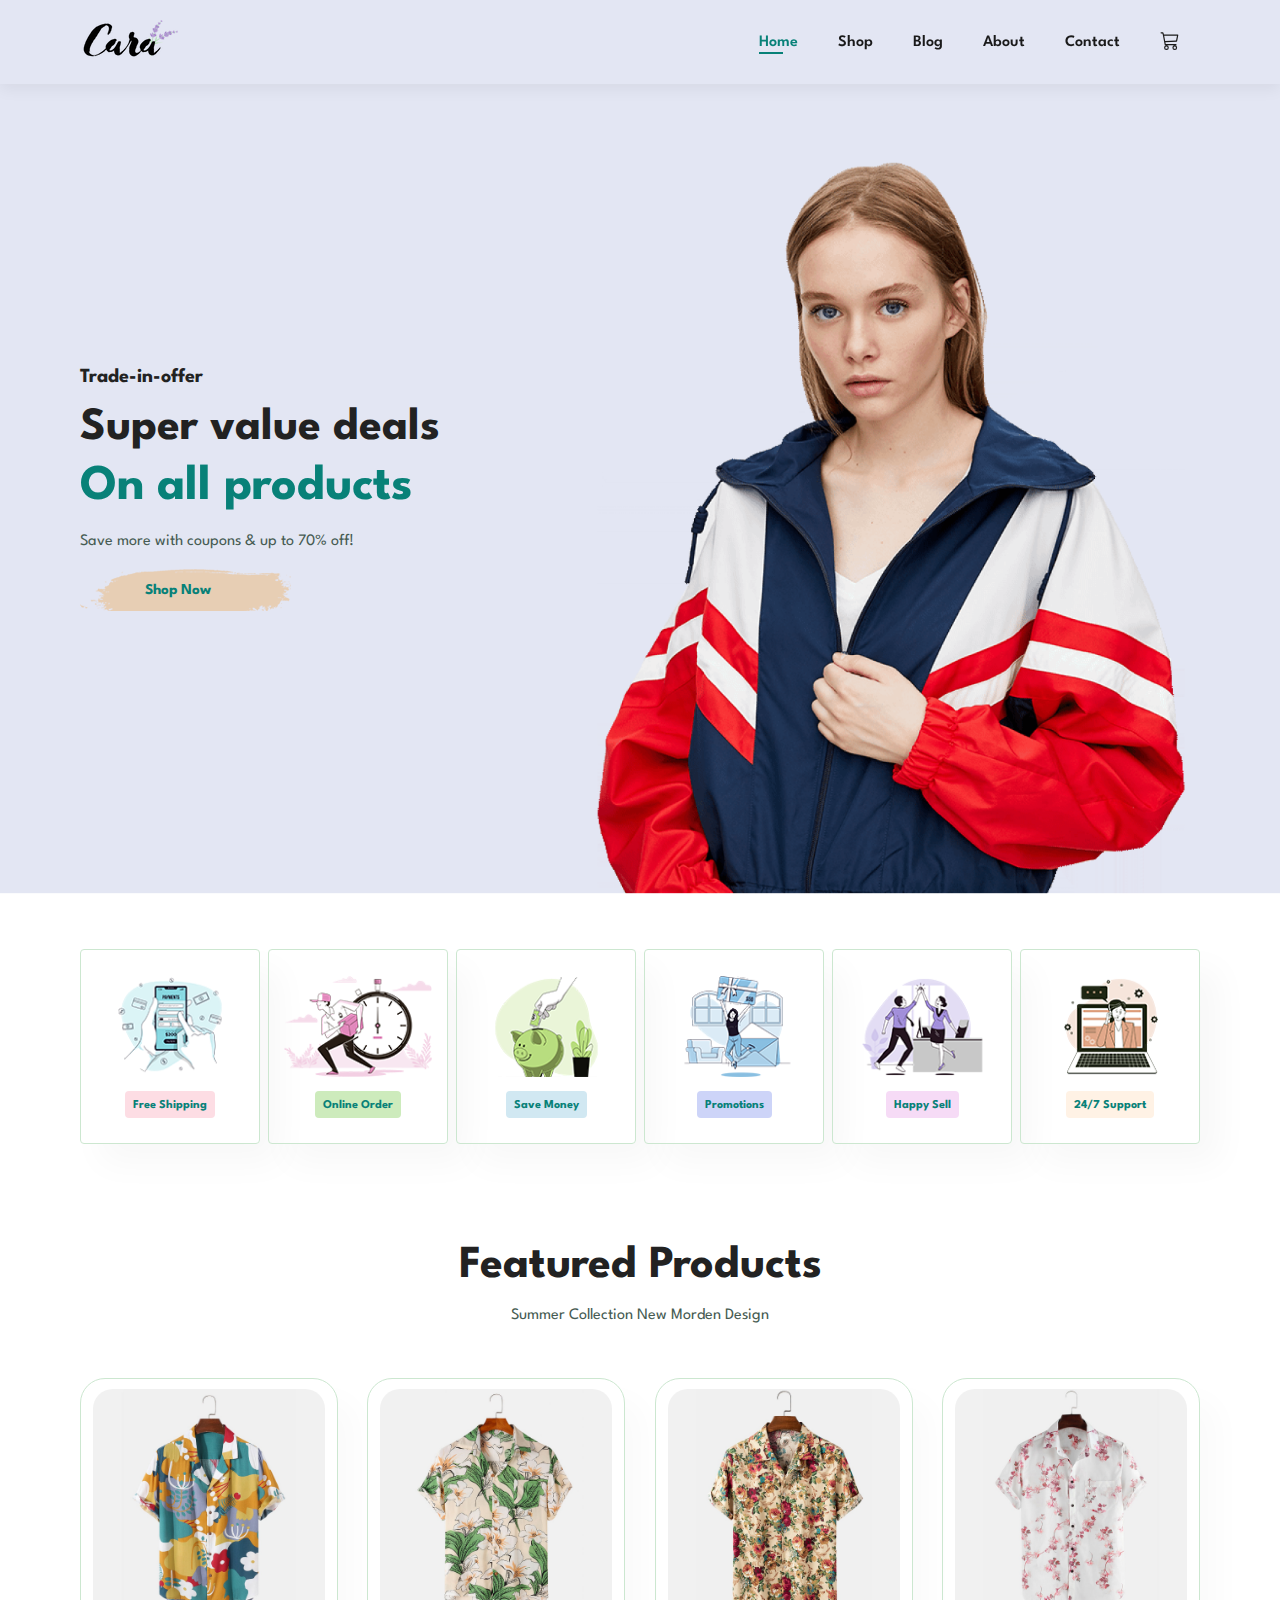
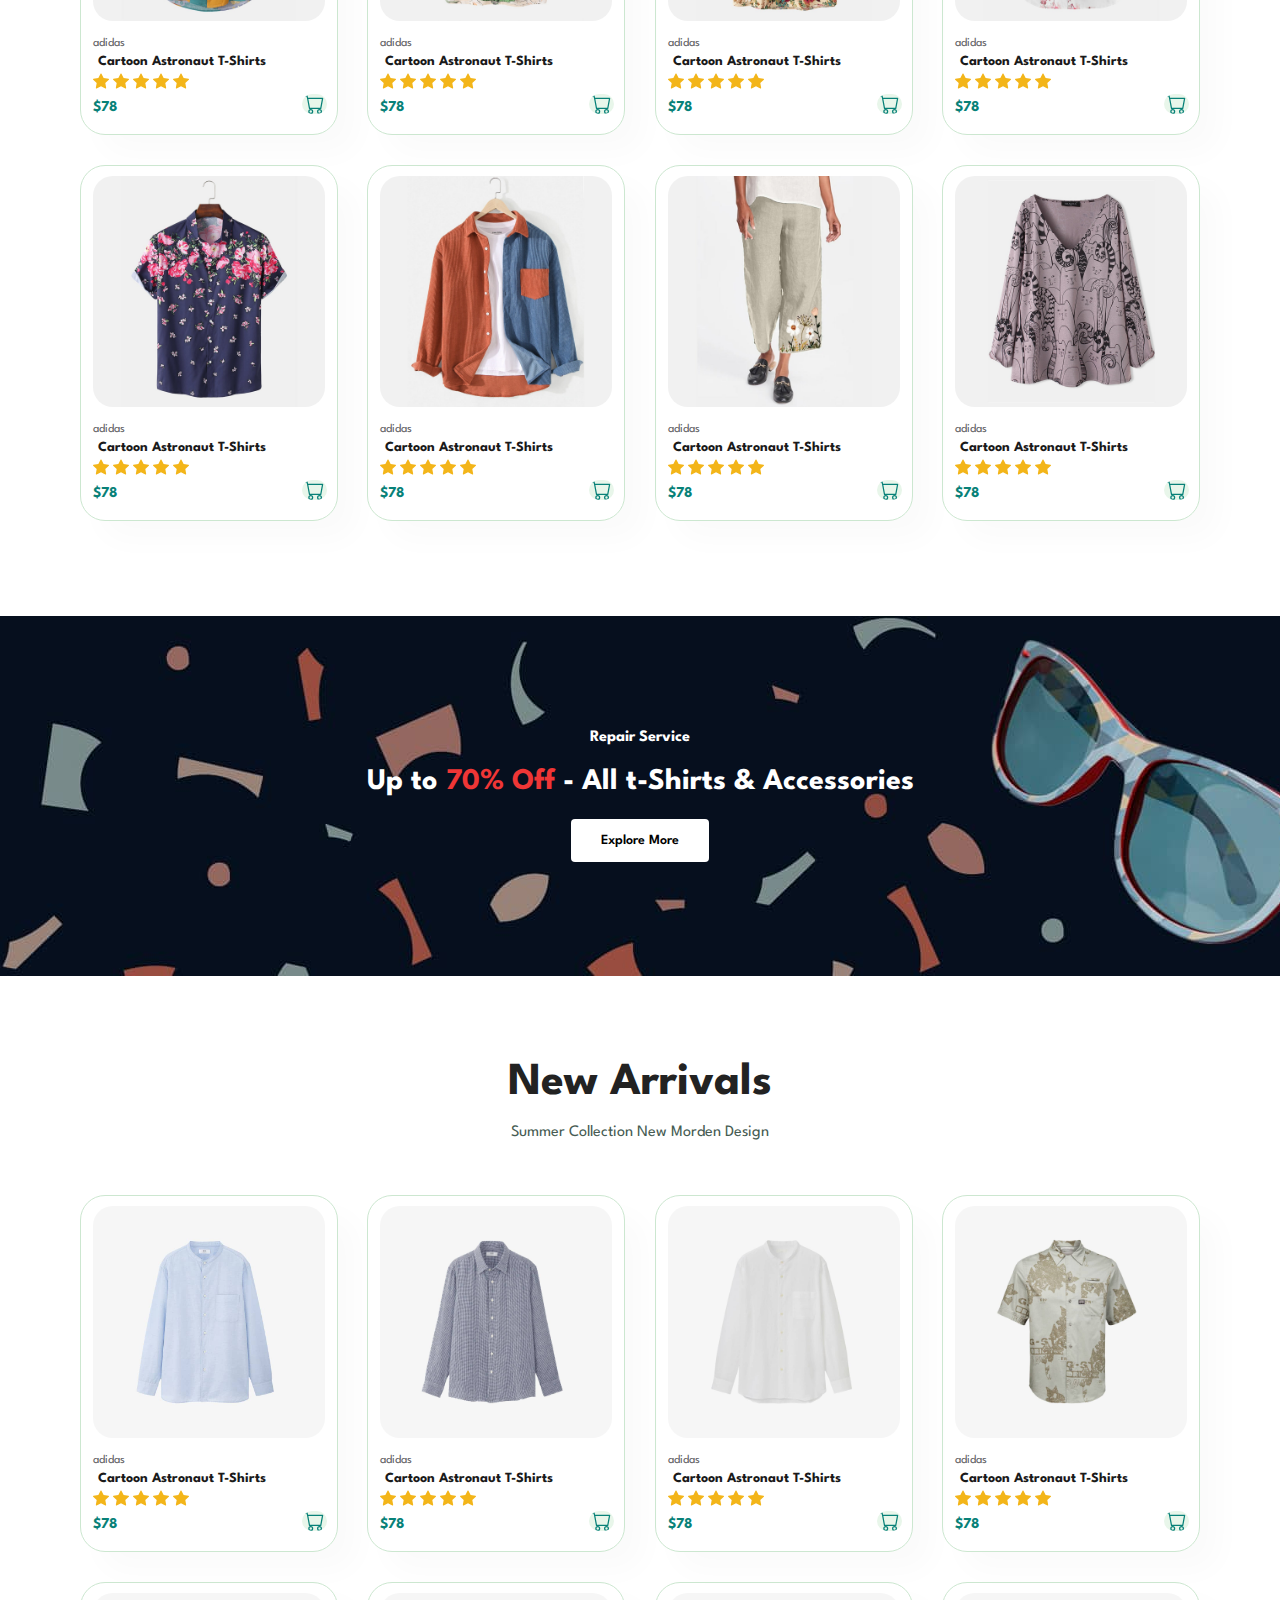
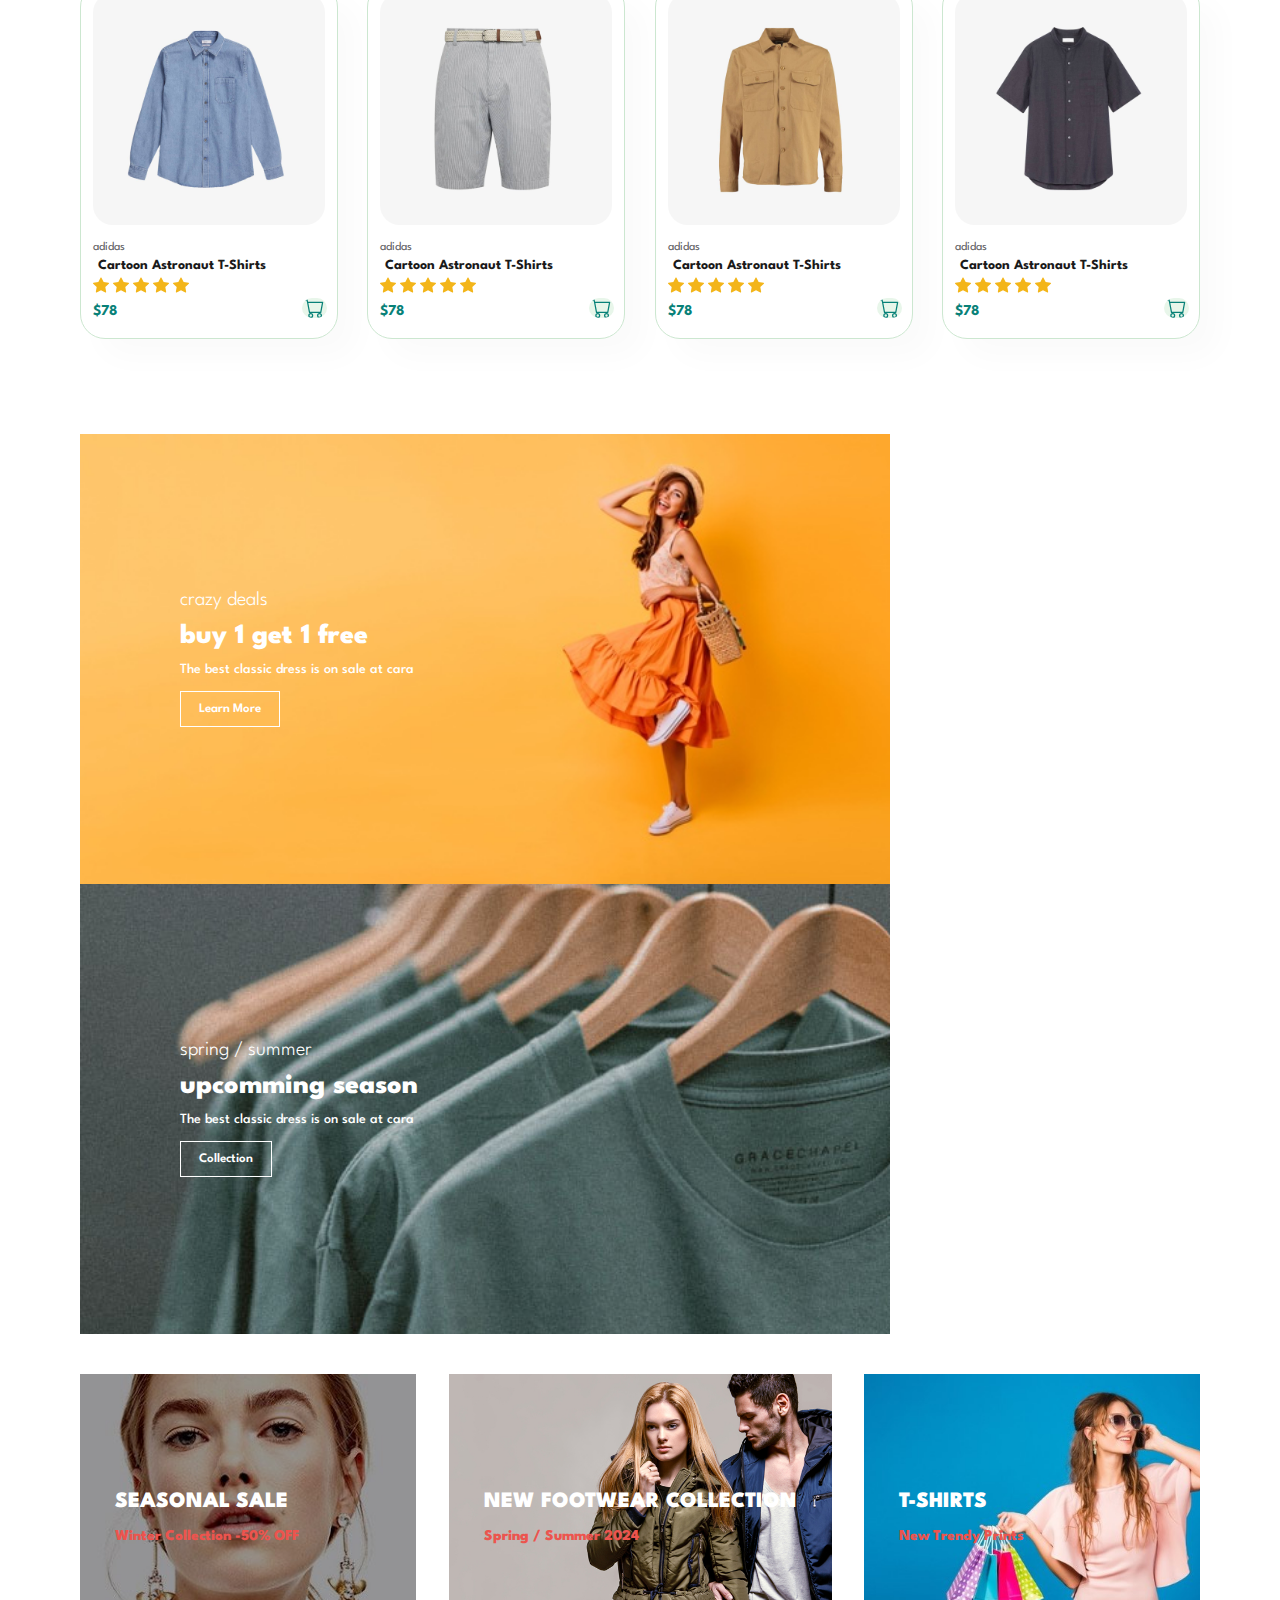
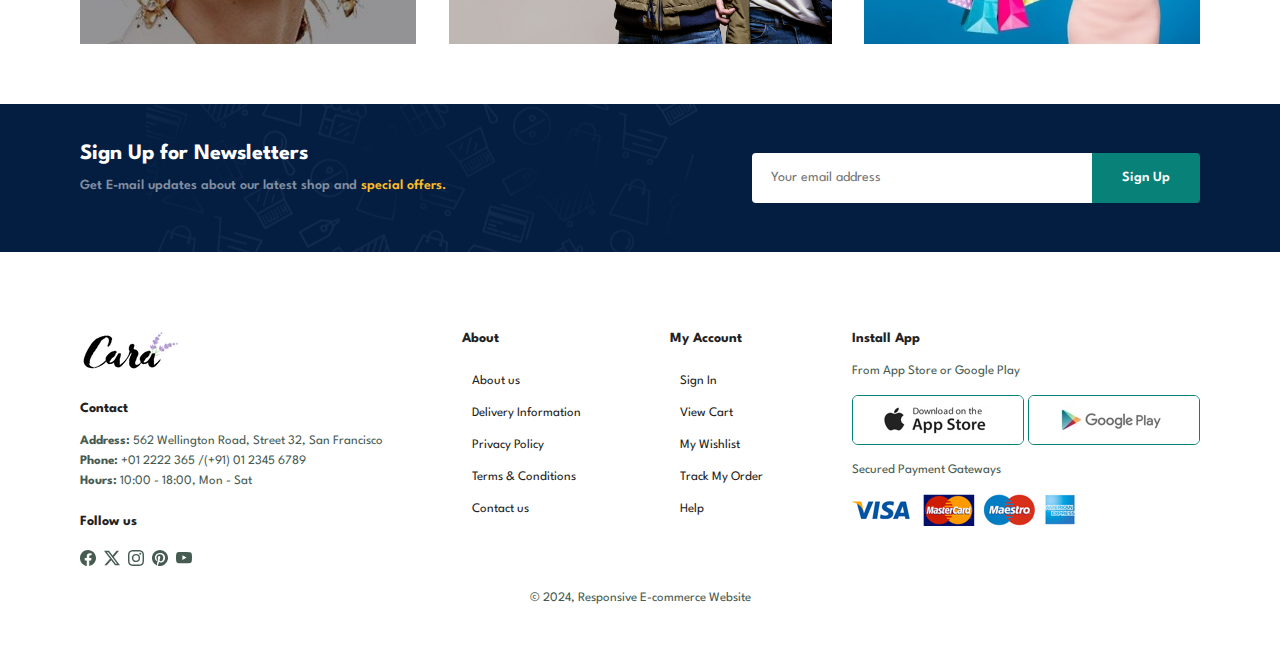
<file: index.html>
<!DOCTYPE html>
<html lang="en">

<head>
    <meta charset="UTF-8">
    <meta http-equiv="X-UA-Compatible" content="IE=edge">
    <meta name="viewport" content="width=device-width, initial-scale=1.0">
    <title>Responsive Ecommerce Website</title>
    <link href="https://cdn.jsdelivr.net/npm/bootstrap@5.3.3/dist/css/bootstrap.min.css" rel="stylesheet" integrity="sha384-QWTKZyjpPEjISv5WaRU9OFeRpok6YctnYmDr5pNlyT2bRjXh0JMhjY6hW+ALEwIH">

    <link rel="stylesheet" href="style.css">
</head>

<body>
    <section id="header">
        <a href="#"><img src="img/logo.png" class="logo" alt="Cara"></a>

        <div>
            <ul id="navbar">
                <li><a class="active" href="index.html">Home</a></li>
                <li><a href="shop.html">Shop</a></li>
                <li><a href="blog.html">Blog</a></li>
                <li><a href="about.html">About</a></li>
                <li><a href="contact.html">Contact</a></li>
                <li><a href="cart.html"><svg xmlns="http://www.w3.org/2000/svg" width="20" height="19" fill="currentColor" class="bi bi-cart3" viewBox="0 0 16 16">
                    <path d="M0 1.5A.5.5 0 0 1 .5 1H2a.5.5 0 0 1 .485.379L2.89 3H14.5a.5.5 0 0 1 .49.598l-1 5a.5.5 0 0 1-.465.401l-9.397.472L4.415 11H13a.5.5 0 0 1 0 1H4a.5.5 0 0 1-.491-.408L2.01 3.607 1.61 2H.5a.5.5 0 0 1-.5-.5M3.102 4l.84 4.479 9.144-.459L13.89 4zM5 12a2 2 0 1 0 0 4 2 2 0 0 0 0-4m7 0a2 2 0 1 0 0 4 2 2 0 0 0 0-4m-7 1a1 1 0 1 1 0 2 1 1 0 0 1 0-2m7 0a1 1 0 1 1 0 2 1 1 0 0 1 0-2"/>
                </svg></a></li>
                <a href="#" id="close"><svg xmlns="http://www.w3.org/2000/svg" width="16" height="16" fill="currentColor" class="bi bi-x" viewBox="0 0 16 16">
                    <path d="M4.646 4.646a.5.5 0 0 1 .708 0L8 7.293l2.646-2.647a.5.5 0 0 1 .708.708L8.707 8l2.647 2.646a.5.5 0 0 1-.708.708L8 8.707l-2.646 2.647a.5.5 0 0 1-.708-.708L7.293 8 4.646 5.354a.5.5 0 0 1 0-.708"/>
                </svg></a>
            </ul>
        </div>
        <div id="mobile">
            <a href="cart.html"><svg xmlns="http://www.w3.org/2000/svg" width="20" height="19" fill="currentColor" class="bi bi-cart3" viewBox="0 0 16 16">
                <path d="M0 1.5A.5.5 0 0 1 .5 1H2a.5.5 0 0 1 .485.379L2.89 3H14.5a.5.5 0 0 1 .49.598l-1 5a.5.5 0 0 1-.465.401l-9.397.472L4.415 11H13a.5.5 0 0 1 0 1H4a.5.5 0 0 1-.491-.408L2.01 3.607 1.61 2H.5a.5.5 0 0 1-.5-.5M3.102 4l.84 4.479 9.144-.459L13.89 4zM5 12a2 2 0 1 0 0 4 2 2 0 0 0 0-4m7 0a2 2 0 1 0 0 4 2 2 0 0 0 0-4m-7 1a1 1 0 1 1 0 2 1 1 0 0 1 0-2m7 0a1 1 0 1 1 0 2 1 1 0 0 1 0-2"/>
            </svg></a>
            <svg xmlns="http://www.w3.org/2000/svg" id="bar" width="16" height="16" fill="currentColor" class="bi bi-list" viewBox="0 0 16 16">
                <path fill-rule="evenodd" d="M2.5 12a.5.5 0 0 1 .5-.5h10a.5.5 0 0 1 0 1H3a.5.5 0 0 1-.5-.5m0-4a.5.5 0 0 1 .5-.5h10a.5.5 0 0 1 0 1H3a.5.5 0 0 1-.5-.5m0-4a.5.5 0 0 1 .5-.5h10a.5.5 0 0 1 0 1H3a.5.5 0 0 1-.5-.5"/>
            </svg>
        </div>
    </section>

    <section id="hero">
        <h4>Trade-in-offer</h4>
        <h2>Super value deals</h2>
        <h1>On all products</h1>
        <p>Save more with coupons & up to 70% off! </p>
        <button>Shop Now</button>
    </section>

    <section id="feature" class="section-p1">
        <div class="fe-box">
            <img src="img/features/f1.png" alt="f1">
            <h6>Free Shipping</h6>
        </div>
        <div class="fe-box">
            <img src="img/features/f2.png" alt="f2">
            <h6>Online Order</h6>
        </div>
        <div class="fe-box">
            <img src="img/features/f3.png" alt="f3">
            <h6>Save Money</h6>
        </div>
        <div class="fe-box">
            <img src="img/features/f4.png" alt="f4">
            <h6>Promotions</h6>
        </div>
        <div class="fe-box">
            <img src="img/features/f5.png" alt="f5">
            <h6>Happy Sell</h6>
        </div>
        <div class="fe-box">
            <img src="img/features/f6.png" alt="f6">
            <h6>24/7 Support</h6>
        </div>
    </section>

    <section id="product1" class="section-p1">
        <h2>Featured Products</h2>
        <p>Summer Collection New Morden Design</p>
        <div class="pro-container">
            <div class="pro">
                <img src="img/products/f1.jpg" alt="f1">
                <div class="des">
                    <span>adidas</span>
                    <h5>Cartoon Astronaut T-Shirts</h5>
                    <div class="star">
                        <svg xmlns="http://www.w3.org/2000/svg" width="16" height="16" fill="currentColor" class="bi bi-star-fill" viewBox="0 0 16 16"><path d="M3.612 15.443c-.386.198-.824-.149-.746-.592l.83-4.73L.173 6.765c-.329-.314-.158-.888.283-.95l4.898-.696L7.538.792c.197-.39.73-.39.927 0l2.184 4.327 4.898.696c.441.062.612.636.282.95l-3.522 3.356.83 4.73c.078.443-.36.79-.746.592L8 13.187l-4.389 2.256z"/></svg>
                        <svg xmlns="http://www.w3.org/2000/svg" width="16" height="16" fill="currentColor" class="bi bi-star-fill" viewBox="0 0 16 16"><path d="M3.612 15.443c-.386.198-.824-.149-.746-.592l.83-4.73L.173 6.765c-.329-.314-.158-.888.283-.95l4.898-.696L7.538.792c.197-.39.73-.39.927 0l2.184 4.327 4.898.696c.441.062.612.636.282.95l-3.522 3.356.83 4.73c.078.443-.36.79-.746.592L8 13.187l-4.389 2.256z"/></svg>
                        <svg xmlns="http://www.w3.org/2000/svg" width="16" height="16" fill="currentColor" class="bi bi-star-fill" viewBox="0 0 16 16"><path d="M3.612 15.443c-.386.198-.824-.149-.746-.592l.83-4.73L.173 6.765c-.329-.314-.158-.888.283-.95l4.898-.696L7.538.792c.197-.39.73-.39.927 0l2.184 4.327 4.898.696c.441.062.612.636.282.95l-3.522 3.356.83 4.73c.078.443-.36.79-.746.592L8 13.187l-4.389 2.256z"/></svg>
                        <svg xmlns="http://www.w3.org/2000/svg" width="16" height="16" fill="currentColor" class="bi bi-star-fill" viewBox="0 0 16 16"><path d="M3.612 15.443c-.386.198-.824-.149-.746-.592l.83-4.73L.173 6.765c-.329-.314-.158-.888.283-.95l4.898-.696L7.538.792c.197-.39.73-.39.927 0l2.184 4.327 4.898.696c.441.062.612.636.282.95l-3.522 3.356.83 4.73c.078.443-.36.79-.746.592L8 13.187l-4.389 2.256z"/></svg>
                        <svg xmlns="http://www.w3.org/2000/svg" width="16" height="16" fill="currentColor" class="bi bi-star-fill" viewBox="0 0 16 16"><path d="M3.612 15.443c-.386.198-.824-.149-.746-.592l.83-4.73L.173 6.765c-.329-.314-.158-.888.283-.95l4.898-.696L7.538.792c.197-.39.73-.39.927 0l2.184 4.327 4.898.696c.441.062.612.636.282.95l-3.522 3.356.83 4.73c.078.443-.36.79-.746.592L8 13.187l-4.389 2.256z"/></svg>
                    </div>
                    <h4>$78</h4>
                </div>
                <a href="#"><svg xmlns="http://www.w3.org/2000/svg" width="12" height="12" fill="currentColor" class="bi bi-cart cart" viewBox="0 0 16 16"><path d="M0 1.5A.5.5 0 0 1 .5 1H2a.5.5 0 0 1 .485.379L2.89 3H14.5a.5.5 0 0 1 .491.592l-1.5 8A.5.5 0 0 1 13 12H4a.5.5 0 0 1-.491-.408L2.01 3.607 1.61 2H.5a.5.5 0 0 1-.5-.5M3.102 4l1.313 7h8.17l1.313-7zM5 12a2 2 0 1 0 0 4 2 2 0 0 0 0-4m7 0a2 2 0 1 0 0 4 2 2 0 0 0 0-4m-7 1a1 1 0 1 1 0 2 1 1 0 0 1 0-2m7 0a1 1 0 1 1 0 2 1 1 0 0 1 0-2"/></svg></a>
            </div>
            <div class="pro">
                <img src="img/products/f2.jpg" alt="f2">
                <div class="des">
                    <span>adidas</span>
                    <h5>Cartoon Astronaut T-Shirts</h5>
                    <div class="star">
                        <svg xmlns="http://www.w3.org/2000/svg" width="16" height="16" fill="currentColor" class="bi bi-star-fill" viewBox="0 0 16 16"><path d="M3.612 15.443c-.386.198-.824-.149-.746-.592l.83-4.73L.173 6.765c-.329-.314-.158-.888.283-.95l4.898-.696L7.538.792c.197-.39.73-.39.927 0l2.184 4.327 4.898.696c.441.062.612.636.282.95l-3.522 3.356.83 4.73c.078.443-.36.79-.746.592L8 13.187l-4.389 2.256z"/></svg>
                        <svg xmlns="http://www.w3.org/2000/svg" width="16" height="16" fill="currentColor" class="bi bi-star-fill" viewBox="0 0 16 16"><path d="M3.612 15.443c-.386.198-.824-.149-.746-.592l.83-4.73L.173 6.765c-.329-.314-.158-.888.283-.95l4.898-.696L7.538.792c.197-.39.73-.39.927 0l2.184 4.327 4.898.696c.441.062.612.636.282.95l-3.522 3.356.83 4.73c.078.443-.36.79-.746.592L8 13.187l-4.389 2.256z"/></svg>
                        <svg xmlns="http://www.w3.org/2000/svg" width="16" height="16" fill="currentColor" class="bi bi-star-fill" viewBox="0 0 16 16"><path d="M3.612 15.443c-.386.198-.824-.149-.746-.592l.83-4.73L.173 6.765c-.329-.314-.158-.888.283-.95l4.898-.696L7.538.792c.197-.39.73-.39.927 0l2.184 4.327 4.898.696c.441.062.612.636.282.95l-3.522 3.356.83 4.73c.078.443-.36.79-.746.592L8 13.187l-4.389 2.256z"/></svg>
                        <svg xmlns="http://www.w3.org/2000/svg" width="16" height="16" fill="currentColor" class="bi bi-star-fill" viewBox="0 0 16 16"><path d="M3.612 15.443c-.386.198-.824-.149-.746-.592l.83-4.73L.173 6.765c-.329-.314-.158-.888.283-.95l4.898-.696L7.538.792c.197-.39.73-.39.927 0l2.184 4.327 4.898.696c.441.062.612.636.282.95l-3.522 3.356.83 4.73c.078.443-.36.79-.746.592L8 13.187l-4.389 2.256z"/></svg>
                        <svg xmlns="http://www.w3.org/2000/svg" width="16" height="16" fill="currentColor" class="bi bi-star-fill" viewBox="0 0 16 16"><path d="M3.612 15.443c-.386.198-.824-.149-.746-.592l.83-4.73L.173 6.765c-.329-.314-.158-.888.283-.95l4.898-.696L7.538.792c.197-.39.73-.39.927 0l2.184 4.327 4.898.696c.441.062.612.636.282.95l-3.522 3.356.83 4.73c.078.443-.36.79-.746.592L8 13.187l-4.389 2.256z"/></svg>
                    </div>
                    <h4>$78</h4>
                </div>
                <a href="#"><svg xmlns="http://www.w3.org/2000/svg" width="12" height="12" fill="currentColor" class="bi bi-cart cart" viewBox="0 0 16 16"><path d="M0 1.5A.5.5 0 0 1 .5 1H2a.5.5 0 0 1 .485.379L2.89 3H14.5a.5.5 0 0 1 .491.592l-1.5 8A.5.5 0 0 1 13 12H4a.5.5 0 0 1-.491-.408L2.01 3.607 1.61 2H.5a.5.5 0 0 1-.5-.5M3.102 4l1.313 7h8.17l1.313-7zM5 12a2 2 0 1 0 0 4 2 2 0 0 0 0-4m7 0a2 2 0 1 0 0 4 2 2 0 0 0 0-4m-7 1a1 1 0 1 1 0 2 1 1 0 0 1 0-2m7 0a1 1 0 1 1 0 2 1 1 0 0 1 0-2"/></svg></a>
            </div>
            <div class="pro">
                <img src="img/products/f3.jpg" alt="f3">
                <div class="des">
                    <span>adidas</span>
                    <h5>Cartoon Astronaut T-Shirts</h5>
                    <div class="star">
                        <svg xmlns="http://www.w3.org/2000/svg" width="16" height="16" fill="currentColor" class="bi bi-star-fill" viewBox="0 0 16 16"><path d="M3.612 15.443c-.386.198-.824-.149-.746-.592l.83-4.73L.173 6.765c-.329-.314-.158-.888.283-.95l4.898-.696L7.538.792c.197-.39.73-.39.927 0l2.184 4.327 4.898.696c.441.062.612.636.282.95l-3.522 3.356.83 4.73c.078.443-.36.79-.746.592L8 13.187l-4.389 2.256z"/></svg>
                        <svg xmlns="http://www.w3.org/2000/svg" width="16" height="16" fill="currentColor" class="bi bi-star-fill" viewBox="0 0 16 16"><path d="M3.612 15.443c-.386.198-.824-.149-.746-.592l.83-4.73L.173 6.765c-.329-.314-.158-.888.283-.95l4.898-.696L7.538.792c.197-.39.73-.39.927 0l2.184 4.327 4.898.696c.441.062.612.636.282.95l-3.522 3.356.83 4.73c.078.443-.36.79-.746.592L8 13.187l-4.389 2.256z"/></svg>
                        <svg xmlns="http://www.w3.org/2000/svg" width="16" height="16" fill="currentColor" class="bi bi-star-fill" viewBox="0 0 16 16"><path d="M3.612 15.443c-.386.198-.824-.149-.746-.592l.83-4.73L.173 6.765c-.329-.314-.158-.888.283-.95l4.898-.696L7.538.792c.197-.39.73-.39.927 0l2.184 4.327 4.898.696c.441.062.612.636.282.95l-3.522 3.356.83 4.73c.078.443-.36.79-.746.592L8 13.187l-4.389 2.256z"/></svg>
                        <svg xmlns="http://www.w3.org/2000/svg" width="16" height="16" fill="currentColor" class="bi bi-star-fill" viewBox="0 0 16 16"><path d="M3.612 15.443c-.386.198-.824-.149-.746-.592l.83-4.73L.173 6.765c-.329-.314-.158-.888.283-.95l4.898-.696L7.538.792c.197-.39.73-.39.927 0l2.184 4.327 4.898.696c.441.062.612.636.282.95l-3.522 3.356.83 4.73c.078.443-.36.79-.746.592L8 13.187l-4.389 2.256z"/></svg>
                        <svg xmlns="http://www.w3.org/2000/svg" width="16" height="16" fill="currentColor" class="bi bi-star-fill" viewBox="0 0 16 16"><path d="M3.612 15.443c-.386.198-.824-.149-.746-.592l.83-4.73L.173 6.765c-.329-.314-.158-.888.283-.95l4.898-.696L7.538.792c.197-.39.73-.39.927 0l2.184 4.327 4.898.696c.441.062.612.636.282.95l-3.522 3.356.83 4.73c.078.443-.36.79-.746.592L8 13.187l-4.389 2.256z"/></svg>
                    </div>
                    <h4>$78</h4>
                </div>
                <a href="#"><svg xmlns="http://www.w3.org/2000/svg" width="12" height="12" fill="currentColor" class="bi bi-cart cart" viewBox="0 0 16 16"><path d="M0 1.5A.5.5 0 0 1 .5 1H2a.5.5 0 0 1 .485.379L2.89 3H14.5a.5.5 0 0 1 .491.592l-1.5 8A.5.5 0 0 1 13 12H4a.5.5 0 0 1-.491-.408L2.01 3.607 1.61 2H.5a.5.5 0 0 1-.5-.5M3.102 4l1.313 7h8.17l1.313-7zM5 12a2 2 0 1 0 0 4 2 2 0 0 0 0-4m7 0a2 2 0 1 0 0 4 2 2 0 0 0 0-4m-7 1a1 1 0 1 1 0 2 1 1 0 0 1 0-2m7 0a1 1 0 1 1 0 2 1 1 0 0 1 0-2"/></svg></a>
            </div>
            <div class="pro">
                <img src="img/products/f4.jpg" alt="f4">
                <div class="des">
                    <span>adidas</span>
                    <h5>Cartoon Astronaut T-Shirts</h5>
                    <div class="star">
                        <svg xmlns="http://www.w3.org/2000/svg" width="16" height="16" fill="currentColor" class="bi bi-star-fill" viewBox="0 0 16 16"><path d="M3.612 15.443c-.386.198-.824-.149-.746-.592l.83-4.73L.173 6.765c-.329-.314-.158-.888.283-.95l4.898-.696L7.538.792c.197-.39.73-.39.927 0l2.184 4.327 4.898.696c.441.062.612.636.282.95l-3.522 3.356.83 4.73c.078.443-.36.79-.746.592L8 13.187l-4.389 2.256z"/></svg>
                        <svg xmlns="http://www.w3.org/2000/svg" width="16" height="16" fill="currentColor" class="bi bi-star-fill" viewBox="0 0 16 16"><path d="M3.612 15.443c-.386.198-.824-.149-.746-.592l.83-4.73L.173 6.765c-.329-.314-.158-.888.283-.95l4.898-.696L7.538.792c.197-.39.73-.39.927 0l2.184 4.327 4.898.696c.441.062.612.636.282.95l-3.522 3.356.83 4.73c.078.443-.36.79-.746.592L8 13.187l-4.389 2.256z"/></svg>
                        <svg xmlns="http://www.w3.org/2000/svg" width="16" height="16" fill="currentColor" class="bi bi-star-fill" viewBox="0 0 16 16"><path d="M3.612 15.443c-.386.198-.824-.149-.746-.592l.83-4.73L.173 6.765c-.329-.314-.158-.888.283-.95l4.898-.696L7.538.792c.197-.39.73-.39.927 0l2.184 4.327 4.898.696c.441.062.612.636.282.95l-3.522 3.356.83 4.73c.078.443-.36.79-.746.592L8 13.187l-4.389 2.256z"/></svg>
                        <svg xmlns="http://www.w3.org/2000/svg" width="16" height="16" fill="currentColor" class="bi bi-star-fill" viewBox="0 0 16 16"><path d="M3.612 15.443c-.386.198-.824-.149-.746-.592l.83-4.73L.173 6.765c-.329-.314-.158-.888.283-.95l4.898-.696L7.538.792c.197-.39.73-.39.927 0l2.184 4.327 4.898.696c.441.062.612.636.282.95l-3.522 3.356.83 4.73c.078.443-.36.79-.746.592L8 13.187l-4.389 2.256z"/></svg>
                        <svg xmlns="http://www.w3.org/2000/svg" width="16" height="16" fill="currentColor" class="bi bi-star-fill" viewBox="0 0 16 16"><path d="M3.612 15.443c-.386.198-.824-.149-.746-.592l.83-4.73L.173 6.765c-.329-.314-.158-.888.283-.95l4.898-.696L7.538.792c.197-.39.73-.39.927 0l2.184 4.327 4.898.696c.441.062.612.636.282.95l-3.522 3.356.83 4.73c.078.443-.36.79-.746.592L8 13.187l-4.389 2.256z"/></svg>
                    </div>
                    <h4>$78</h4>
                </div>
                <a href="#"><svg xmlns="http://www.w3.org/2000/svg" width="12" height="12" fill="currentColor" class="bi bi-cart cart" viewBox="0 0 16 16"><path d="M0 1.5A.5.5 0 0 1 .5 1H2a.5.5 0 0 1 .485.379L2.89 3H14.5a.5.5 0 0 1 .491.592l-1.5 8A.5.5 0 0 1 13 12H4a.5.5 0 0 1-.491-.408L2.01 3.607 1.61 2H.5a.5.5 0 0 1-.5-.5M3.102 4l1.313 7h8.17l1.313-7zM5 12a2 2 0 1 0 0 4 2 2 0 0 0 0-4m7 0a2 2 0 1 0 0 4 2 2 0 0 0 0-4m-7 1a1 1 0 1 1 0 2 1 1 0 0 1 0-2m7 0a1 1 0 1 1 0 2 1 1 0 0 1 0-2"/></svg></a>
            </div>
            <div class="pro">
                <img src="img/products/f5.jpg" alt="f5">
                <div class="des">
                    <span>adidas</span>
                    <h5>Cartoon Astronaut T-Shirts</h5>
                    <div class="star">
                        <svg xmlns="http://www.w3.org/2000/svg" width="16" height="16" fill="currentColor" class="bi bi-star-fill" viewBox="0 0 16 16"><path d="M3.612 15.443c-.386.198-.824-.149-.746-.592l.83-4.73L.173 6.765c-.329-.314-.158-.888.283-.95l4.898-.696L7.538.792c.197-.39.73-.39.927 0l2.184 4.327 4.898.696c.441.062.612.636.282.95l-3.522 3.356.83 4.73c.078.443-.36.79-.746.592L8 13.187l-4.389 2.256z"/></svg>
                        <svg xmlns="http://www.w3.org/2000/svg" width="16" height="16" fill="currentColor" class="bi bi-star-fill" viewBox="0 0 16 16"><path d="M3.612 15.443c-.386.198-.824-.149-.746-.592l.83-4.73L.173 6.765c-.329-.314-.158-.888.283-.95l4.898-.696L7.538.792c.197-.39.73-.39.927 0l2.184 4.327 4.898.696c.441.062.612.636.282.95l-3.522 3.356.83 4.73c.078.443-.36.79-.746.592L8 13.187l-4.389 2.256z"/></svg>
                        <svg xmlns="http://www.w3.org/2000/svg" width="16" height="16" fill="currentColor" class="bi bi-star-fill" viewBox="0 0 16 16"><path d="M3.612 15.443c-.386.198-.824-.149-.746-.592l.83-4.73L.173 6.765c-.329-.314-.158-.888.283-.95l4.898-.696L7.538.792c.197-.39.73-.39.927 0l2.184 4.327 4.898.696c.441.062.612.636.282.95l-3.522 3.356.83 4.73c.078.443-.36.79-.746.592L8 13.187l-4.389 2.256z"/></svg>
                        <svg xmlns="http://www.w3.org/2000/svg" width="16" height="16" fill="currentColor" class="bi bi-star-fill" viewBox="0 0 16 16"><path d="M3.612 15.443c-.386.198-.824-.149-.746-.592l.83-4.73L.173 6.765c-.329-.314-.158-.888.283-.95l4.898-.696L7.538.792c.197-.39.73-.39.927 0l2.184 4.327 4.898.696c.441.062.612.636.282.95l-3.522 3.356.83 4.73c.078.443-.36.79-.746.592L8 13.187l-4.389 2.256z"/></svg>
                        <svg xmlns="http://www.w3.org/2000/svg" width="16" height="16" fill="currentColor" class="bi bi-star-fill" viewBox="0 0 16 16"><path d="M3.612 15.443c-.386.198-.824-.149-.746-.592l.83-4.73L.173 6.765c-.329-.314-.158-.888.283-.95l4.898-.696L7.538.792c.197-.39.73-.39.927 0l2.184 4.327 4.898.696c.441.062.612.636.282.95l-3.522 3.356.83 4.73c.078.443-.36.79-.746.592L8 13.187l-4.389 2.256z"/></svg>
                    </div>
                    <h4>$78</h4>
                </div>
                <a href="#"><svg xmlns="http://www.w3.org/2000/svg" width="12" height="12" fill="currentColor" class="bi bi-cart cart" viewBox="0 0 16 16"><path d="M0 1.5A.5.5 0 0 1 .5 1H2a.5.5 0 0 1 .485.379L2.89 3H14.5a.5.5 0 0 1 .491.592l-1.5 8A.5.5 0 0 1 13 12H4a.5.5 0 0 1-.491-.408L2.01 3.607 1.61 2H.5a.5.5 0 0 1-.5-.5M3.102 4l1.313 7h8.17l1.313-7zM5 12a2 2 0 1 0 0 4 2 2 0 0 0 0-4m7 0a2 2 0 1 0 0 4 2 2 0 0 0 0-4m-7 1a1 1 0 1 1 0 2 1 1 0 0 1 0-2m7 0a1 1 0 1 1 0 2 1 1 0 0 1 0-2"/></svg></a>
            </div>
            <div class="pro">
                <img src="img/products/f6.jpg" alt="f6">
                <div class="des">
                    <span>adidas</span>
                    <h5>Cartoon Astronaut T-Shirts</h5>
                    <div class="star">
                        <svg xmlns="http://www.w3.org/2000/svg" width="16" height="16" fill="currentColor" class="bi bi-star-fill" viewBox="0 0 16 16"><path d="M3.612 15.443c-.386.198-.824-.149-.746-.592l.83-4.73L.173 6.765c-.329-.314-.158-.888.283-.95l4.898-.696L7.538.792c.197-.39.73-.39.927 0l2.184 4.327 4.898.696c.441.062.612.636.282.95l-3.522 3.356.83 4.73c.078.443-.36.79-.746.592L8 13.187l-4.389 2.256z"/></svg>
                        <svg xmlns="http://www.w3.org/2000/svg" width="16" height="16" fill="currentColor" class="bi bi-star-fill" viewBox="0 0 16 16"><path d="M3.612 15.443c-.386.198-.824-.149-.746-.592l.83-4.73L.173 6.765c-.329-.314-.158-.888.283-.95l4.898-.696L7.538.792c.197-.39.73-.39.927 0l2.184 4.327 4.898.696c.441.062.612.636.282.95l-3.522 3.356.83 4.73c.078.443-.36.79-.746.592L8 13.187l-4.389 2.256z"/></svg>
                        <svg xmlns="http://www.w3.org/2000/svg" width="16" height="16" fill="currentColor" class="bi bi-star-fill" viewBox="0 0 16 16"><path d="M3.612 15.443c-.386.198-.824-.149-.746-.592l.83-4.73L.173 6.765c-.329-.314-.158-.888.283-.95l4.898-.696L7.538.792c.197-.39.73-.39.927 0l2.184 4.327 4.898.696c.441.062.612.636.282.95l-3.522 3.356.83 4.73c.078.443-.36.79-.746.592L8 13.187l-4.389 2.256z"/></svg>
                        <svg xmlns="http://www.w3.org/2000/svg" width="16" height="16" fill="currentColor" class="bi bi-star-fill" viewBox="0 0 16 16"><path d="M3.612 15.443c-.386.198-.824-.149-.746-.592l.83-4.73L.173 6.765c-.329-.314-.158-.888.283-.95l4.898-.696L7.538.792c.197-.39.73-.39.927 0l2.184 4.327 4.898.696c.441.062.612.636.282.95l-3.522 3.356.83 4.73c.078.443-.36.79-.746.592L8 13.187l-4.389 2.256z"/></svg>
                        <svg xmlns="http://www.w3.org/2000/svg" width="16" height="16" fill="currentColor" class="bi bi-star-fill" viewBox="0 0 16 16"><path d="M3.612 15.443c-.386.198-.824-.149-.746-.592l.83-4.73L.173 6.765c-.329-.314-.158-.888.283-.95l4.898-.696L7.538.792c.197-.39.73-.39.927 0l2.184 4.327 4.898.696c.441.062.612.636.282.95l-3.522 3.356.83 4.73c.078.443-.36.79-.746.592L8 13.187l-4.389 2.256z"/></svg>
                    </div>
                    <h4>$78</h4>
                </div>
                <a href="#"><svg xmlns="http://www.w3.org/2000/svg" width="12" height="12" fill="currentColor" class="bi bi-cart cart" viewBox="0 0 16 16"><path d="M0 1.5A.5.5 0 0 1 .5 1H2a.5.5 0 0 1 .485.379L2.89 3H14.5a.5.5 0 0 1 .491.592l-1.5 8A.5.5 0 0 1 13 12H4a.5.5 0 0 1-.491-.408L2.01 3.607 1.61 2H.5a.5.5 0 0 1-.5-.5M3.102 4l1.313 7h8.17l1.313-7zM5 12a2 2 0 1 0 0 4 2 2 0 0 0 0-4m7 0a2 2 0 1 0 0 4 2 2 0 0 0 0-4m-7 1a1 1 0 1 1 0 2 1 1 0 0 1 0-2m7 0a1 1 0 1 1 0 2 1 1 0 0 1 0-2"/></svg></a>
            </div>
            <div class="pro">
                <img src="img/products/f7.jpg" alt="f7">
                <div class="des">
                    <span>adidas</span>
                    <h5>Cartoon Astronaut T-Shirts</h5>
                    <div class="star">
                        <svg xmlns="http://www.w3.org/2000/svg" width="16" height="16" fill="currentColor" class="bi bi-star-fill" viewBox="0 0 16 16"><path d="M3.612 15.443c-.386.198-.824-.149-.746-.592l.83-4.73L.173 6.765c-.329-.314-.158-.888.283-.95l4.898-.696L7.538.792c.197-.39.73-.39.927 0l2.184 4.327 4.898.696c.441.062.612.636.282.95l-3.522 3.356.83 4.73c.078.443-.36.79-.746.592L8 13.187l-4.389 2.256z"/></svg>
                        <svg xmlns="http://www.w3.org/2000/svg" width="16" height="16" fill="currentColor" class="bi bi-star-fill" viewBox="0 0 16 16"><path d="M3.612 15.443c-.386.198-.824-.149-.746-.592l.83-4.73L.173 6.765c-.329-.314-.158-.888.283-.95l4.898-.696L7.538.792c.197-.39.73-.39.927 0l2.184 4.327 4.898.696c.441.062.612.636.282.95l-3.522 3.356.83 4.73c.078.443-.36.79-.746.592L8 13.187l-4.389 2.256z"/></svg>
                        <svg xmlns="http://www.w3.org/2000/svg" width="16" height="16" fill="currentColor" class="bi bi-star-fill" viewBox="0 0 16 16"><path d="M3.612 15.443c-.386.198-.824-.149-.746-.592l.83-4.73L.173 6.765c-.329-.314-.158-.888.283-.95l4.898-.696L7.538.792c.197-.39.73-.39.927 0l2.184 4.327 4.898.696c.441.062.612.636.282.95l-3.522 3.356.83 4.73c.078.443-.36.79-.746.592L8 13.187l-4.389 2.256z"/></svg>
                        <svg xmlns="http://www.w3.org/2000/svg" width="16" height="16" fill="currentColor" class="bi bi-star-fill" viewBox="0 0 16 16"><path d="M3.612 15.443c-.386.198-.824-.149-.746-.592l.83-4.73L.173 6.765c-.329-.314-.158-.888.283-.95l4.898-.696L7.538.792c.197-.39.73-.39.927 0l2.184 4.327 4.898.696c.441.062.612.636.282.95l-3.522 3.356.83 4.73c.078.443-.36.79-.746.592L8 13.187l-4.389 2.256z"/></svg>
                        <svg xmlns="http://www.w3.org/2000/svg" width="16" height="16" fill="currentColor" class="bi bi-star-fill" viewBox="0 0 16 16"><path d="M3.612 15.443c-.386.198-.824-.149-.746-.592l.83-4.73L.173 6.765c-.329-.314-.158-.888.283-.95l4.898-.696L7.538.792c.197-.39.73-.39.927 0l2.184 4.327 4.898.696c.441.062.612.636.282.95l-3.522 3.356.83 4.73c.078.443-.36.79-.746.592L8 13.187l-4.389 2.256z"/></svg>
                    </div>
                    <h4>$78</h4>
                </div>
                <a href="#"><svg xmlns="http://www.w3.org/2000/svg" width="12" height="12" fill="currentColor" class="bi bi-cart cart" viewBox="0 0 16 16"><path d="M0 1.5A.5.5 0 0 1 .5 1H2a.5.5 0 0 1 .485.379L2.89 3H14.5a.5.5 0 0 1 .491.592l-1.5 8A.5.5 0 0 1 13 12H4a.5.5 0 0 1-.491-.408L2.01 3.607 1.61 2H.5a.5.5 0 0 1-.5-.5M3.102 4l1.313 7h8.17l1.313-7zM5 12a2 2 0 1 0 0 4 2 2 0 0 0 0-4m7 0a2 2 0 1 0 0 4 2 2 0 0 0 0-4m-7 1a1 1 0 1 1 0 2 1 1 0 0 1 0-2m7 0a1 1 0 1 1 0 2 1 1 0 0 1 0-2"/></svg></a>
            </div>
            <div class="pro">
                <img src="img/products/f8.jpg" alt="f8">
                <div class="des">
                    <span>adidas</span>
                    <h5>Cartoon Astronaut T-Shirts</h5>
                    <div class="star">
                        <svg xmlns="http://www.w3.org/2000/svg" width="16" height="16" fill="currentColor" class="bi bi-star-fill" viewBox="0 0 16 16"><path d="M3.612 15.443c-.386.198-.824-.149-.746-.592l.83-4.73L.173 6.765c-.329-.314-.158-.888.283-.95l4.898-.696L7.538.792c.197-.39.73-.39.927 0l2.184 4.327 4.898.696c.441.062.612.636.282.95l-3.522 3.356.83 4.73c.078.443-.36.79-.746.592L8 13.187l-4.389 2.256z"/></svg>
                        <svg xmlns="http://www.w3.org/2000/svg" width="16" height="16" fill="currentColor" class="bi bi-star-fill" viewBox="0 0 16 16"><path d="M3.612 15.443c-.386.198-.824-.149-.746-.592l.83-4.73L.173 6.765c-.329-.314-.158-.888.283-.95l4.898-.696L7.538.792c.197-.39.73-.39.927 0l2.184 4.327 4.898.696c.441.062.612.636.282.95l-3.522 3.356.83 4.73c.078.443-.36.79-.746.592L8 13.187l-4.389 2.256z"/></svg>
                        <svg xmlns="http://www.w3.org/2000/svg" width="16" height="16" fill="currentColor" class="bi bi-star-fill" viewBox="0 0 16 16"><path d="M3.612 15.443c-.386.198-.824-.149-.746-.592l.83-4.73L.173 6.765c-.329-.314-.158-.888.283-.95l4.898-.696L7.538.792c.197-.39.73-.39.927 0l2.184 4.327 4.898.696c.441.062.612.636.282.95l-3.522 3.356.83 4.73c.078.443-.36.79-.746.592L8 13.187l-4.389 2.256z"/></svg>
                        <svg xmlns="http://www.w3.org/2000/svg" width="16" height="16" fill="currentColor" class="bi bi-star-fill" viewBox="0 0 16 16"><path d="M3.612 15.443c-.386.198-.824-.149-.746-.592l.83-4.73L.173 6.765c-.329-.314-.158-.888.283-.95l4.898-.696L7.538.792c.197-.39.73-.39.927 0l2.184 4.327 4.898.696c.441.062.612.636.282.95l-3.522 3.356.83 4.73c.078.443-.36.79-.746.592L8 13.187l-4.389 2.256z"/></svg>
                        <svg xmlns="http://www.w3.org/2000/svg" width="16" height="16" fill="currentColor" class="bi bi-star-fill" viewBox="0 0 16 16"><path d="M3.612 15.443c-.386.198-.824-.149-.746-.592l.83-4.73L.173 6.765c-.329-.314-.158-.888.283-.95l4.898-.696L7.538.792c.197-.39.73-.39.927 0l2.184 4.327 4.898.696c.441.062.612.636.282.95l-3.522 3.356.83 4.73c.078.443-.36.79-.746.592L8 13.187l-4.389 2.256z"/></svg>
                    </div>
                    <h4>$78</h4>
                </div>
                <a href="#"><svg xmlns="http://www.w3.org/2000/svg" width="12" height="12" fill="currentColor" class="bi bi-cart cart" viewBox="0 0 16 16"><path d="M0 1.5A.5.5 0 0 1 .5 1H2a.5.5 0 0 1 .485.379L2.89 3H14.5a.5.5 0 0 1 .491.592l-1.5 8A.5.5 0 0 1 13 12H4a.5.5 0 0 1-.491-.408L2.01 3.607 1.61 2H.5a.5.5 0 0 1-.5-.5M3.102 4l1.313 7h8.17l1.313-7zM5 12a2 2 0 1 0 0 4 2 2 0 0 0 0-4m7 0a2 2 0 1 0 0 4 2 2 0 0 0 0-4m-7 1a1 1 0 1 1 0 2 1 1 0 0 1 0-2m7 0a1 1 0 1 1 0 2 1 1 0 0 1 0-2"/></svg></a>
            </div>
        </div>
    </section>

    <section id="banner" class="section-m1">
        <h4>Repair Service</h4>
        <h2>Up to <span>70% Off</span> - All t-Shirts & Accessories</h2>
        <button class="normal">Explore More</button>
    </section>

    <section id="product1" class="section-p1">
        <h2>New Arrivals</h2>
        <p>Summer Collection New Morden Design</p>
        <div class="pro-container">
            <div class="pro">
                <img src="img/products/n1.jpg" alt="n1">
                <div class="des">
                    <span>adidas</span>
                    <h5>Cartoon Astronaut T-Shirts</h5>
                    <div class="star">
                        <svg xmlns="http://www.w3.org/2000/svg" width="16" height="16" fill="currentColor" class="bi bi-star-fill" viewBox="0 0 16 16"><path d="M3.612 15.443c-.386.198-.824-.149-.746-.592l.83-4.73L.173 6.765c-.329-.314-.158-.888.283-.95l4.898-.696L7.538.792c.197-.39.73-.39.927 0l2.184 4.327 4.898.696c.441.062.612.636.282.95l-3.522 3.356.83 4.73c.078.443-.36.79-.746.592L8 13.187l-4.389 2.256z"/></svg>
                        <svg xmlns="http://www.w3.org/2000/svg" width="16" height="16" fill="currentColor" class="bi bi-star-fill" viewBox="0 0 16 16"><path d="M3.612 15.443c-.386.198-.824-.149-.746-.592l.83-4.73L.173 6.765c-.329-.314-.158-.888.283-.95l4.898-.696L7.538.792c.197-.39.73-.39.927 0l2.184 4.327 4.898.696c.441.062.612.636.282.95l-3.522 3.356.83 4.73c.078.443-.36.79-.746.592L8 13.187l-4.389 2.256z"/></svg>
                        <svg xmlns="http://www.w3.org/2000/svg" width="16" height="16" fill="currentColor" class="bi bi-star-fill" viewBox="0 0 16 16"><path d="M3.612 15.443c-.386.198-.824-.149-.746-.592l.83-4.73L.173 6.765c-.329-.314-.158-.888.283-.95l4.898-.696L7.538.792c.197-.39.73-.39.927 0l2.184 4.327 4.898.696c.441.062.612.636.282.95l-3.522 3.356.83 4.73c.078.443-.36.79-.746.592L8 13.187l-4.389 2.256z"/></svg>
                        <svg xmlns="http://www.w3.org/2000/svg" width="16" height="16" fill="currentColor" class="bi bi-star-fill" viewBox="0 0 16 16"><path d="M3.612 15.443c-.386.198-.824-.149-.746-.592l.83-4.73L.173 6.765c-.329-.314-.158-.888.283-.95l4.898-.696L7.538.792c.197-.39.73-.39.927 0l2.184 4.327 4.898.696c.441.062.612.636.282.95l-3.522 3.356.83 4.73c.078.443-.36.79-.746.592L8 13.187l-4.389 2.256z"/></svg>
                        <svg xmlns="http://www.w3.org/2000/svg" width="16" height="16" fill="currentColor" class="bi bi-star-fill" viewBox="0 0 16 16"><path d="M3.612 15.443c-.386.198-.824-.149-.746-.592l.83-4.73L.173 6.765c-.329-.314-.158-.888.283-.95l4.898-.696L7.538.792c.197-.39.73-.39.927 0l2.184 4.327 4.898.696c.441.062.612.636.282.95l-3.522 3.356.83 4.73c.078.443-.36.79-.746.592L8 13.187l-4.389 2.256z"/></svg>
                    </div>
                    <h4>$78</h4>
                </div>
                <a href="#"><svg xmlns="http://www.w3.org/2000/svg" width="12" height="12" fill="currentColor" class="bi bi-cart cart" viewBox="0 0 16 16"><path d="M0 1.5A.5.5 0 0 1 .5 1H2a.5.5 0 0 1 .485.379L2.89 3H14.5a.5.5 0 0 1 .491.592l-1.5 8A.5.5 0 0 1 13 12H4a.5.5 0 0 1-.491-.408L2.01 3.607 1.61 2H.5a.5.5 0 0 1-.5-.5M3.102 4l1.313 7h8.17l1.313-7zM5 12a2 2 0 1 0 0 4 2 2 0 0 0 0-4m7 0a2 2 0 1 0 0 4 2 2 0 0 0 0-4m-7 1a1 1 0 1 1 0 2 1 1 0 0 1 0-2m7 0a1 1 0 1 1 0 2 1 1 0 0 1 0-2"/></svg></a>
            </div>
            <div class="pro">
                <img src="img/products/n2.jpg" alt="n2">
                <div class="des">
                    <span>adidas</span>
                    <h5>Cartoon Astronaut T-Shirts</h5>
                    <div class="star">
                        <svg xmlns="http://www.w3.org/2000/svg" width="16" height="16" fill="currentColor" class="bi bi-star-fill" viewBox="0 0 16 16"><path d="M3.612 15.443c-.386.198-.824-.149-.746-.592l.83-4.73L.173 6.765c-.329-.314-.158-.888.283-.95l4.898-.696L7.538.792c.197-.39.73-.39.927 0l2.184 4.327 4.898.696c.441.062.612.636.282.95l-3.522 3.356.83 4.73c.078.443-.36.79-.746.592L8 13.187l-4.389 2.256z"/></svg>
                        <svg xmlns="http://www.w3.org/2000/svg" width="16" height="16" fill="currentColor" class="bi bi-star-fill" viewBox="0 0 16 16"><path d="M3.612 15.443c-.386.198-.824-.149-.746-.592l.83-4.73L.173 6.765c-.329-.314-.158-.888.283-.95l4.898-.696L7.538.792c.197-.39.73-.39.927 0l2.184 4.327 4.898.696c.441.062.612.636.282.95l-3.522 3.356.83 4.73c.078.443-.36.79-.746.592L8 13.187l-4.389 2.256z"/></svg>
                        <svg xmlns="http://www.w3.org/2000/svg" width="16" height="16" fill="currentColor" class="bi bi-star-fill" viewBox="0 0 16 16"><path d="M3.612 15.443c-.386.198-.824-.149-.746-.592l.83-4.73L.173 6.765c-.329-.314-.158-.888.283-.95l4.898-.696L7.538.792c.197-.39.73-.39.927 0l2.184 4.327 4.898.696c.441.062.612.636.282.95l-3.522 3.356.83 4.73c.078.443-.36.79-.746.592L8 13.187l-4.389 2.256z"/></svg>
                        <svg xmlns="http://www.w3.org/2000/svg" width="16" height="16" fill="currentColor" class="bi bi-star-fill" viewBox="0 0 16 16"><path d="M3.612 15.443c-.386.198-.824-.149-.746-.592l.83-4.73L.173 6.765c-.329-.314-.158-.888.283-.95l4.898-.696L7.538.792c.197-.39.73-.39.927 0l2.184 4.327 4.898.696c.441.062.612.636.282.95l-3.522 3.356.83 4.73c.078.443-.36.79-.746.592L8 13.187l-4.389 2.256z"/></svg>
                        <svg xmlns="http://www.w3.org/2000/svg" width="16" height="16" fill="currentColor" class="bi bi-star-fill" viewBox="0 0 16 16"><path d="M3.612 15.443c-.386.198-.824-.149-.746-.592l.83-4.73L.173 6.765c-.329-.314-.158-.888.283-.95l4.898-.696L7.538.792c.197-.39.73-.39.927 0l2.184 4.327 4.898.696c.441.062.612.636.282.95l-3.522 3.356.83 4.73c.078.443-.36.79-.746.592L8 13.187l-4.389 2.256z"/></svg>
                    </div>
                    <h4>$78</h4>
                </div>
                <a href="#"><svg xmlns="http://www.w3.org/2000/svg" width="12" height="12" fill="currentColor" class="bi bi-cart cart" viewBox="0 0 16 16"><path d="M0 1.5A.5.5 0 0 1 .5 1H2a.5.5 0 0 1 .485.379L2.89 3H14.5a.5.5 0 0 1 .491.592l-1.5 8A.5.5 0 0 1 13 12H4a.5.5 0 0 1-.491-.408L2.01 3.607 1.61 2H.5a.5.5 0 0 1-.5-.5M3.102 4l1.313 7h8.17l1.313-7zM5 12a2 2 0 1 0 0 4 2 2 0 0 0 0-4m7 0a2 2 0 1 0 0 4 2 2 0 0 0 0-4m-7 1a1 1 0 1 1 0 2 1 1 0 0 1 0-2m7 0a1 1 0 1 1 0 2 1 1 0 0 1 0-2"/></svg></a>
            </div>
            <div class="pro">
                <img src="img/products/n3.jpg" alt="n3">
                <div class="des">
                    <span>adidas</span>
                    <h5>Cartoon Astronaut T-Shirts</h5>
                    <div class="star">
                        <svg xmlns="http://www.w3.org/2000/svg" width="16" height="16" fill="currentColor" class="bi bi-star-fill" viewBox="0 0 16 16"><path d="M3.612 15.443c-.386.198-.824-.149-.746-.592l.83-4.73L.173 6.765c-.329-.314-.158-.888.283-.95l4.898-.696L7.538.792c.197-.39.73-.39.927 0l2.184 4.327 4.898.696c.441.062.612.636.282.95l-3.522 3.356.83 4.73c.078.443-.36.79-.746.592L8 13.187l-4.389 2.256z"/></svg>
                        <svg xmlns="http://www.w3.org/2000/svg" width="16" height="16" fill="currentColor" class="bi bi-star-fill" viewBox="0 0 16 16"><path d="M3.612 15.443c-.386.198-.824-.149-.746-.592l.83-4.73L.173 6.765c-.329-.314-.158-.888.283-.95l4.898-.696L7.538.792c.197-.39.73-.39.927 0l2.184 4.327 4.898.696c.441.062.612.636.282.95l-3.522 3.356.83 4.73c.078.443-.36.79-.746.592L8 13.187l-4.389 2.256z"/></svg>
                        <svg xmlns="http://www.w3.org/2000/svg" width="16" height="16" fill="currentColor" class="bi bi-star-fill" viewBox="0 0 16 16"><path d="M3.612 15.443c-.386.198-.824-.149-.746-.592l.83-4.73L.173 6.765c-.329-.314-.158-.888.283-.95l4.898-.696L7.538.792c.197-.39.73-.39.927 0l2.184 4.327 4.898.696c.441.062.612.636.282.95l-3.522 3.356.83 4.73c.078.443-.36.79-.746.592L8 13.187l-4.389 2.256z"/></svg>
                        <svg xmlns="http://www.w3.org/2000/svg" width="16" height="16" fill="currentColor" class="bi bi-star-fill" viewBox="0 0 16 16"><path d="M3.612 15.443c-.386.198-.824-.149-.746-.592l.83-4.73L.173 6.765c-.329-.314-.158-.888.283-.95l4.898-.696L7.538.792c.197-.39.73-.39.927 0l2.184 4.327 4.898.696c.441.062.612.636.282.95l-3.522 3.356.83 4.73c.078.443-.36.79-.746.592L8 13.187l-4.389 2.256z"/></svg>
                        <svg xmlns="http://www.w3.org/2000/svg" width="16" height="16" fill="currentColor" class="bi bi-star-fill" viewBox="0 0 16 16"><path d="M3.612 15.443c-.386.198-.824-.149-.746-.592l.83-4.73L.173 6.765c-.329-.314-.158-.888.283-.95l4.898-.696L7.538.792c.197-.39.73-.39.927 0l2.184 4.327 4.898.696c.441.062.612.636.282.95l-3.522 3.356.83 4.73c.078.443-.36.79-.746.592L8 13.187l-4.389 2.256z"/></svg>
                    </div>
                    <h4>$78</h4>
                </div>
                <a href="#"><svg xmlns="http://www.w3.org/2000/svg" width="12" height="12" fill="currentColor" class="bi bi-cart cart" viewBox="0 0 16 16"><path d="M0 1.5A.5.5 0 0 1 .5 1H2a.5.5 0 0 1 .485.379L2.89 3H14.5a.5.5 0 0 1 .491.592l-1.5 8A.5.5 0 0 1 13 12H4a.5.5 0 0 1-.491-.408L2.01 3.607 1.61 2H.5a.5.5 0 0 1-.5-.5M3.102 4l1.313 7h8.17l1.313-7zM5 12a2 2 0 1 0 0 4 2 2 0 0 0 0-4m7 0a2 2 0 1 0 0 4 2 2 0 0 0 0-4m-7 1a1 1 0 1 1 0 2 1 1 0 0 1 0-2m7 0a1 1 0 1 1 0 2 1 1 0 0 1 0-2"/></svg></a>
            </div>
            <div class="pro">
                <img src="img/products/n4.jpg" alt="n4">
                <div class="des">
                    <span>adidas</span>
                    <h5>Cartoon Astronaut T-Shirts</h5>
                    <div class="star">
                        <svg xmlns="http://www.w3.org/2000/svg" width="16" height="16" fill="currentColor" class="bi bi-star-fill" viewBox="0 0 16 16"><path d="M3.612 15.443c-.386.198-.824-.149-.746-.592l.83-4.73L.173 6.765c-.329-.314-.158-.888.283-.95l4.898-.696L7.538.792c.197-.39.73-.39.927 0l2.184 4.327 4.898.696c.441.062.612.636.282.95l-3.522 3.356.83 4.73c.078.443-.36.79-.746.592L8 13.187l-4.389 2.256z"/></svg>
                        <svg xmlns="http://www.w3.org/2000/svg" width="16" height="16" fill="currentColor" class="bi bi-star-fill" viewBox="0 0 16 16"><path d="M3.612 15.443c-.386.198-.824-.149-.746-.592l.83-4.73L.173 6.765c-.329-.314-.158-.888.283-.95l4.898-.696L7.538.792c.197-.39.73-.39.927 0l2.184 4.327 4.898.696c.441.062.612.636.282.95l-3.522 3.356.83 4.73c.078.443-.36.79-.746.592L8 13.187l-4.389 2.256z"/></svg>
                        <svg xmlns="http://www.w3.org/2000/svg" width="16" height="16" fill="currentColor" class="bi bi-star-fill" viewBox="0 0 16 16"><path d="M3.612 15.443c-.386.198-.824-.149-.746-.592l.83-4.73L.173 6.765c-.329-.314-.158-.888.283-.95l4.898-.696L7.538.792c.197-.39.73-.39.927 0l2.184 4.327 4.898.696c.441.062.612.636.282.95l-3.522 3.356.83 4.73c.078.443-.36.79-.746.592L8 13.187l-4.389 2.256z"/></svg>
                        <svg xmlns="http://www.w3.org/2000/svg" width="16" height="16" fill="currentColor" class="bi bi-star-fill" viewBox="0 0 16 16"><path d="M3.612 15.443c-.386.198-.824-.149-.746-.592l.83-4.73L.173 6.765c-.329-.314-.158-.888.283-.95l4.898-.696L7.538.792c.197-.39.73-.39.927 0l2.184 4.327 4.898.696c.441.062.612.636.282.95l-3.522 3.356.83 4.73c.078.443-.36.79-.746.592L8 13.187l-4.389 2.256z"/></svg>
                        <svg xmlns="http://www.w3.org/2000/svg" width="16" height="16" fill="currentColor" class="bi bi-star-fill" viewBox="0 0 16 16"><path d="M3.612 15.443c-.386.198-.824-.149-.746-.592l.83-4.73L.173 6.765c-.329-.314-.158-.888.283-.95l4.898-.696L7.538.792c.197-.39.73-.39.927 0l2.184 4.327 4.898.696c.441.062.612.636.282.95l-3.522 3.356.83 4.73c.078.443-.36.79-.746.592L8 13.187l-4.389 2.256z"/></svg>
                    </div>
                    <h4>$78</h4>
                </div>
                <a href="#"><svg xmlns="http://www.w3.org/2000/svg" width="12" height="12" fill="currentColor" class="bi bi-cart cart" viewBox="0 0 16 16"><path d="M0 1.5A.5.5 0 0 1 .5 1H2a.5.5 0 0 1 .485.379L2.89 3H14.5a.5.5 0 0 1 .491.592l-1.5 8A.5.5 0 0 1 13 12H4a.5.5 0 0 1-.491-.408L2.01 3.607 1.61 2H.5a.5.5 0 0 1-.5-.5M3.102 4l1.313 7h8.17l1.313-7zM5 12a2 2 0 1 0 0 4 2 2 0 0 0 0-4m7 0a2 2 0 1 0 0 4 2 2 0 0 0 0-4m-7 1a1 1 0 1 1 0 2 1 1 0 0 1 0-2m7 0a1 1 0 1 1 0 2 1 1 0 0 1 0-2"/></svg></a>
            </div>
            <div class="pro">
                <img src="img/products/n5.jpg" alt="n5">
                <div class="des">
                    <span>adidas</span>
                    <h5>Cartoon Astronaut T-Shirts</h5>
                    <div class="star">
                        <svg xmlns="http://www.w3.org/2000/svg" width="16" height="16" fill="currentColor" class="bi bi-star-fill" viewBox="0 0 16 16"><path d="M3.612 15.443c-.386.198-.824-.149-.746-.592l.83-4.73L.173 6.765c-.329-.314-.158-.888.283-.95l4.898-.696L7.538.792c.197-.39.73-.39.927 0l2.184 4.327 4.898.696c.441.062.612.636.282.95l-3.522 3.356.83 4.73c.078.443-.36.79-.746.592L8 13.187l-4.389 2.256z"/></svg>
                        <svg xmlns="http://www.w3.org/2000/svg" width="16" height="16" fill="currentColor" class="bi bi-star-fill" viewBox="0 0 16 16"><path d="M3.612 15.443c-.386.198-.824-.149-.746-.592l.83-4.73L.173 6.765c-.329-.314-.158-.888.283-.95l4.898-.696L7.538.792c.197-.39.73-.39.927 0l2.184 4.327 4.898.696c.441.062.612.636.282.95l-3.522 3.356.83 4.73c.078.443-.36.79-.746.592L8 13.187l-4.389 2.256z"/></svg>
                        <svg xmlns="http://www.w3.org/2000/svg" width="16" height="16" fill="currentColor" class="bi bi-star-fill" viewBox="0 0 16 16"><path d="M3.612 15.443c-.386.198-.824-.149-.746-.592l.83-4.73L.173 6.765c-.329-.314-.158-.888.283-.95l4.898-.696L7.538.792c.197-.39.73-.39.927 0l2.184 4.327 4.898.696c.441.062.612.636.282.95l-3.522 3.356.83 4.73c.078.443-.36.79-.746.592L8 13.187l-4.389 2.256z"/></svg>
                        <svg xmlns="http://www.w3.org/2000/svg" width="16" height="16" fill="currentColor" class="bi bi-star-fill" viewBox="0 0 16 16"><path d="M3.612 15.443c-.386.198-.824-.149-.746-.592l.83-4.73L.173 6.765c-.329-.314-.158-.888.283-.95l4.898-.696L7.538.792c.197-.39.73-.39.927 0l2.184 4.327 4.898.696c.441.062.612.636.282.95l-3.522 3.356.83 4.73c.078.443-.36.79-.746.592L8 13.187l-4.389 2.256z"/></svg>
                        <svg xmlns="http://www.w3.org/2000/svg" width="16" height="16" fill="currentColor" class="bi bi-star-fill" viewBox="0 0 16 16"><path d="M3.612 15.443c-.386.198-.824-.149-.746-.592l.83-4.73L.173 6.765c-.329-.314-.158-.888.283-.95l4.898-.696L7.538.792c.197-.39.73-.39.927 0l2.184 4.327 4.898.696c.441.062.612.636.282.95l-3.522 3.356.83 4.73c.078.443-.36.79-.746.592L8 13.187l-4.389 2.256z"/></svg>
                    </div>
                    <h4>$78</h4>
                </div>
                <a href="#"><svg xmlns="http://www.w3.org/2000/svg" width="12" height="12" fill="currentColor" class="bi bi-cart cart" viewBox="0 0 16 16"><path d="M0 1.5A.5.5 0 0 1 .5 1H2a.5.5 0 0 1 .485.379L2.89 3H14.5a.5.5 0 0 1 .491.592l-1.5 8A.5.5 0 0 1 13 12H4a.5.5 0 0 1-.491-.408L2.01 3.607 1.61 2H.5a.5.5 0 0 1-.5-.5M3.102 4l1.313 7h8.17l1.313-7zM5 12a2 2 0 1 0 0 4 2 2 0 0 0 0-4m7 0a2 2 0 1 0 0 4 2 2 0 0 0 0-4m-7 1a1 1 0 1 1 0 2 1 1 0 0 1 0-2m7 0a1 1 0 1 1 0 2 1 1 0 0 1 0-2"/></svg></a>
            </div>
            <div class="pro">
                <img src="img/products/n6.jpg" alt="n6">
                <div class="des">
                    <span>adidas</span>
                    <h5>Cartoon Astronaut T-Shirts</h5>
                    <div class="star">
                        <svg xmlns="http://www.w3.org/2000/svg" width="16" height="16" fill="currentColor" class="bi bi-star-fill" viewBox="0 0 16 16"><path d="M3.612 15.443c-.386.198-.824-.149-.746-.592l.83-4.73L.173 6.765c-.329-.314-.158-.888.283-.95l4.898-.696L7.538.792c.197-.39.73-.39.927 0l2.184 4.327 4.898.696c.441.062.612.636.282.95l-3.522 3.356.83 4.73c.078.443-.36.79-.746.592L8 13.187l-4.389 2.256z"/></svg>
                        <svg xmlns="http://www.w3.org/2000/svg" width="16" height="16" fill="currentColor" class="bi bi-star-fill" viewBox="0 0 16 16"><path d="M3.612 15.443c-.386.198-.824-.149-.746-.592l.83-4.73L.173 6.765c-.329-.314-.158-.888.283-.95l4.898-.696L7.538.792c.197-.39.73-.39.927 0l2.184 4.327 4.898.696c.441.062.612.636.282.95l-3.522 3.356.83 4.73c.078.443-.36.79-.746.592L8 13.187l-4.389 2.256z"/></svg>
                        <svg xmlns="http://www.w3.org/2000/svg" width="16" height="16" fill="currentColor" class="bi bi-star-fill" viewBox="0 0 16 16"><path d="M3.612 15.443c-.386.198-.824-.149-.746-.592l.83-4.73L.173 6.765c-.329-.314-.158-.888.283-.95l4.898-.696L7.538.792c.197-.39.73-.39.927 0l2.184 4.327 4.898.696c.441.062.612.636.282.95l-3.522 3.356.83 4.73c.078.443-.36.79-.746.592L8 13.187l-4.389 2.256z"/></svg>
                        <svg xmlns="http://www.w3.org/2000/svg" width="16" height="16" fill="currentColor" class="bi bi-star-fill" viewBox="0 0 16 16"><path d="M3.612 15.443c-.386.198-.824-.149-.746-.592l.83-4.73L.173 6.765c-.329-.314-.158-.888.283-.95l4.898-.696L7.538.792c.197-.39.73-.39.927 0l2.184 4.327 4.898.696c.441.062.612.636.282.95l-3.522 3.356.83 4.73c.078.443-.36.79-.746.592L8 13.187l-4.389 2.256z"/></svg>
                        <svg xmlns="http://www.w3.org/2000/svg" width="16" height="16" fill="currentColor" class="bi bi-star-fill" viewBox="0 0 16 16"><path d="M3.612 15.443c-.386.198-.824-.149-.746-.592l.83-4.73L.173 6.765c-.329-.314-.158-.888.283-.95l4.898-.696L7.538.792c.197-.39.73-.39.927 0l2.184 4.327 4.898.696c.441.062.612.636.282.95l-3.522 3.356.83 4.73c.078.443-.36.79-.746.592L8 13.187l-4.389 2.256z"/></svg>
                    </div>
                    <h4>$78</h4>
                </div>
                <a href="#"><svg xmlns="http://www.w3.org/2000/svg" width="12" height="12" fill="currentColor" class="bi bi-cart cart" viewBox="0 0 16 16"><path d="M0 1.5A.5.5 0 0 1 .5 1H2a.5.5 0 0 1 .485.379L2.89 3H14.5a.5.5 0 0 1 .491.592l-1.5 8A.5.5 0 0 1 13 12H4a.5.5 0 0 1-.491-.408L2.01 3.607 1.61 2H.5a.5.5 0 0 1-.5-.5M3.102 4l1.313 7h8.17l1.313-7zM5 12a2 2 0 1 0 0 4 2 2 0 0 0 0-4m7 0a2 2 0 1 0 0 4 2 2 0 0 0 0-4m-7 1a1 1 0 1 1 0 2 1 1 0 0 1 0-2m7 0a1 1 0 1 1 0 2 1 1 0 0 1 0-2"/></svg></a>
            </div>
            <div class="pro">
                <img src="img/products/n7.jpg" alt="n7">
                <div class="des">
                    <span>adidas</span>
                    <h5>Cartoon Astronaut T-Shirts</h5>
                    <div class="star">
                        <svg xmlns="http://www.w3.org/2000/svg" width="16" height="16" fill="currentColor" class="bi bi-star-fill" viewBox="0 0 16 16"><path d="M3.612 15.443c-.386.198-.824-.149-.746-.592l.83-4.73L.173 6.765c-.329-.314-.158-.888.283-.95l4.898-.696L7.538.792c.197-.39.73-.39.927 0l2.184 4.327 4.898.696c.441.062.612.636.282.95l-3.522 3.356.83 4.73c.078.443-.36.79-.746.592L8 13.187l-4.389 2.256z"/></svg>
                        <svg xmlns="http://www.w3.org/2000/svg" width="16" height="16" fill="currentColor" class="bi bi-star-fill" viewBox="0 0 16 16"><path d="M3.612 15.443c-.386.198-.824-.149-.746-.592l.83-4.73L.173 6.765c-.329-.314-.158-.888.283-.95l4.898-.696L7.538.792c.197-.39.73-.39.927 0l2.184 4.327 4.898.696c.441.062.612.636.282.95l-3.522 3.356.83 4.73c.078.443-.36.79-.746.592L8 13.187l-4.389 2.256z"/></svg>
                        <svg xmlns="http://www.w3.org/2000/svg" width="16" height="16" fill="currentColor" class="bi bi-star-fill" viewBox="0 0 16 16"><path d="M3.612 15.443c-.386.198-.824-.149-.746-.592l.83-4.73L.173 6.765c-.329-.314-.158-.888.283-.95l4.898-.696L7.538.792c.197-.39.73-.39.927 0l2.184 4.327 4.898.696c.441.062.612.636.282.95l-3.522 3.356.83 4.73c.078.443-.36.79-.746.592L8 13.187l-4.389 2.256z"/></svg>
                        <svg xmlns="http://www.w3.org/2000/svg" width="16" height="16" fill="currentColor" class="bi bi-star-fill" viewBox="0 0 16 16"><path d="M3.612 15.443c-.386.198-.824-.149-.746-.592l.83-4.73L.173 6.765c-.329-.314-.158-.888.283-.95l4.898-.696L7.538.792c.197-.39.73-.39.927 0l2.184 4.327 4.898.696c.441.062.612.636.282.95l-3.522 3.356.83 4.73c.078.443-.36.79-.746.592L8 13.187l-4.389 2.256z"/></svg>
                        <svg xmlns="http://www.w3.org/2000/svg" width="16" height="16" fill="currentColor" class="bi bi-star-fill" viewBox="0 0 16 16"><path d="M3.612 15.443c-.386.198-.824-.149-.746-.592l.83-4.73L.173 6.765c-.329-.314-.158-.888.283-.95l4.898-.696L7.538.792c.197-.39.73-.39.927 0l2.184 4.327 4.898.696c.441.062.612.636.282.95l-3.522 3.356.83 4.73c.078.443-.36.79-.746.592L8 13.187l-4.389 2.256z"/></svg>
                    </div>
                    <h4>$78</h4>
                </div>
                <a href="#"><svg xmlns="http://www.w3.org/2000/svg" width="12" height="12" fill="currentColor" class="bi bi-cart cart" viewBox="0 0 16 16"><path d="M0 1.5A.5.5 0 0 1 .5 1H2a.5.5 0 0 1 .485.379L2.89 3H14.5a.5.5 0 0 1 .491.592l-1.5 8A.5.5 0 0 1 13 12H4a.5.5 0 0 1-.491-.408L2.01 3.607 1.61 2H.5a.5.5 0 0 1-.5-.5M3.102 4l1.313 7h8.17l1.313-7zM5 12a2 2 0 1 0 0 4 2 2 0 0 0 0-4m7 0a2 2 0 1 0 0 4 2 2 0 0 0 0-4m-7 1a1 1 0 1 1 0 2 1 1 0 0 1 0-2m7 0a1 1 0 1 1 0 2 1 1 0 0 1 0-2"/></svg></a>
            </div>
            <div class="pro">
                <img src="img/products/n8.jpg" alt="n8">
                <div class="des">
                    <span>adidas</span>
                    <h5>Cartoon Astronaut T-Shirts</h5>
                    <div class="star">
                        <svg xmlns="http://www.w3.org/2000/svg" width="16" height="16" fill="currentColor" class="bi bi-star-fill" viewBox="0 0 16 16"><path d="M3.612 15.443c-.386.198-.824-.149-.746-.592l.83-4.73L.173 6.765c-.329-.314-.158-.888.283-.95l4.898-.696L7.538.792c.197-.39.73-.39.927 0l2.184 4.327 4.898.696c.441.062.612.636.282.95l-3.522 3.356.83 4.73c.078.443-.36.79-.746.592L8 13.187l-4.389 2.256z"/></svg>
                        <svg xmlns="http://www.w3.org/2000/svg" width="16" height="16" fill="currentColor" class="bi bi-star-fill" viewBox="0 0 16 16"><path d="M3.612 15.443c-.386.198-.824-.149-.746-.592l.83-4.73L.173 6.765c-.329-.314-.158-.888.283-.95l4.898-.696L7.538.792c.197-.39.73-.39.927 0l2.184 4.327 4.898.696c.441.062.612.636.282.95l-3.522 3.356.83 4.73c.078.443-.36.79-.746.592L8 13.187l-4.389 2.256z"/></svg>
                        <svg xmlns="http://www.w3.org/2000/svg" width="16" height="16" fill="currentColor" class="bi bi-star-fill" viewBox="0 0 16 16"><path d="M3.612 15.443c-.386.198-.824-.149-.746-.592l.83-4.73L.173 6.765c-.329-.314-.158-.888.283-.95l4.898-.696L7.538.792c.197-.39.73-.39.927 0l2.184 4.327 4.898.696c.441.062.612.636.282.95l-3.522 3.356.83 4.73c.078.443-.36.79-.746.592L8 13.187l-4.389 2.256z"/></svg>
                        <svg xmlns="http://www.w3.org/2000/svg" width="16" height="16" fill="currentColor" class="bi bi-star-fill" viewBox="0 0 16 16"><path d="M3.612 15.443c-.386.198-.824-.149-.746-.592l.83-4.73L.173 6.765c-.329-.314-.158-.888.283-.95l4.898-.696L7.538.792c.197-.39.73-.39.927 0l2.184 4.327 4.898.696c.441.062.612.636.282.95l-3.522 3.356.83 4.73c.078.443-.36.79-.746.592L8 13.187l-4.389 2.256z"/></svg>
                        <svg xmlns="http://www.w3.org/2000/svg" width="16" height="16" fill="currentColor" class="bi bi-star-fill" viewBox="0 0 16 16"><path d="M3.612 15.443c-.386.198-.824-.149-.746-.592l.83-4.73L.173 6.765c-.329-.314-.158-.888.283-.95l4.898-.696L7.538.792c.197-.39.73-.39.927 0l2.184 4.327 4.898.696c.441.062.612.636.282.95l-3.522 3.356.83 4.73c.078.443-.36.79-.746.592L8 13.187l-4.389 2.256z"/></svg>
                    </div>
                    <h4>$78</h4>
                </div>
                <a href="#"><svg xmlns="http://www.w3.org/2000/svg" width="12" height="12" fill="currentColor" class="bi bi-cart cart" viewBox="0 0 16 16"><path d="M0 1.5A.5.5 0 0 1 .5 1H2a.5.5 0 0 1 .485.379L2.89 3H14.5a.5.5 0 0 1 .491.592l-1.5 8A.5.5 0 0 1 13 12H4a.5.5 0 0 1-.491-.408L2.01 3.607 1.61 2H.5a.5.5 0 0 1-.5-.5M3.102 4l1.313 7h8.17l1.313-7zM5 12a2 2 0 1 0 0 4 2 2 0 0 0 0-4m7 0a2 2 0 1 0 0 4 2 2 0 0 0 0-4m-7 1a1 1 0 1 1 0 2 1 1 0 0 1 0-2m7 0a1 1 0 1 1 0 2 1 1 0 0 1 0-2"/></svg></a>
            </div>
        </div>
    </section>

    <section id="sm-banner" class="section-p1">
        <div class="banner-box">
            <h4>crazy deals</h4>
            <h2>buy 1 get 1 free</h2>
            <span>The best classic dress is on sale at cara</span>
            <button class="white">Learn More</button>
        </div>
        <div class="banner-box banner-box2">
            <h4>spring / summer</h4>
            <h2>upcomming season</h2>
            <span>The best classic dress is on sale at cara</span>
            <button class="white">Collection</button>
        </div>
    </section>

    <section id="banner3">
        <div class="banner-box">
            <h2>SEASONAL SALE</h2>
            <h3>Winter Collection -50% OFF</h3>
        </div>
        <div class="banner-box banner-box2">
            <h2>NEW FOOTWEAR COLLECTION</h2>
            <h3>Spring / Summer 2024</h3>
        </div>
        <div class="banner-box banner-box3">
            <h2>T-SHIRTS</h2>
            <h3>New Trendy Prints</h3>
        </div>
    </section>

    <section id="newsletter" class="section-p1 section-m1">
        <div class="newstext">
            <h4>Sign Up for Newsletters</h4>
            <p>Get E-mail updates about our latest shop and <span>special offers.</span></p>
        </div>
        <div class="form">
            <input type="text" placeholder="Your email address">
            <button class="normal">Sign Up</button>
        </div>
    </section>

    <footer class="section-p1">
        <div class="col">
            <img class="logo" src="img/logo.png" alt="logo">
            <h4>Contact</h4>
            <p><strong>Address:</strong> 562 Wellington Road, Street 32, San Francisco</p>
            <p><strong>Phone:</strong> +01 2222 365 /(+91) 01 2345 6789</p>
            <p><strong>Hours:</strong> 10:00 - 18:00, Mon - Sat</p>
            <div class="follow">
                <h4>Follow us</h4>
                <div class="icon">
                    <svg xmlns="http://www.w3.org/2000/svg" width="20" height="20" fill="currentColor" class="bi bi-facebook" viewBox="0 0 16 16">
                        <path d="M16 8.049c0-4.446-3.582-8.05-8-8.05C3.58 0-.002 3.603-.002 8.05c0 4.017 2.926 7.347 6.75 7.951v-5.625h-2.03V8.05H6.75V6.275c0-2.017 1.195-3.131 3.022-3.131.876 0 1.791.157 1.791.157v1.98h-1.009c-.993 0-1.303.621-1.303 1.258v1.51h2.218l-.354 2.326H9.25V16c3.824-.604 6.75-3.934 6.75-7.951"/>
                    </svg>
                    <svg xmlns="http://www.w3.org/2000/svg" width="20" height="20" fill="currentColor" class="bi bi-twitter-x" viewBox="0 0 16 16">
                        <path d="M12.6.75h2.454l-5.36 6.142L16 15.25h-4.937l-3.867-5.07-4.425 5.07H.316l5.733-6.57L0 .75h5.063l3.495 4.633L12.601.75Zm-.86 13.028h1.36L4.323 2.145H2.865z"/>
                    </svg>
                    <svg xmlns="http://www.w3.org/2000/svg" width="20" height="20" fill="currentColor" class="bi bi-instagram" viewBox="0 0 16 16">
                        <path d="M8 0C5.829 0 5.556.01 4.703.048 3.85.088 3.269.222 2.76.42a3.9 3.9 0 0 0-1.417.923A3.9 3.9 0 0 0 .42 2.76C.222 3.268.087 3.85.048 4.7.01 5.555 0 5.827 0 8.001c0 2.172.01 2.444.048 3.297.04.852.174 1.433.372 1.942.205.526.478.972.923 1.417.444.445.89.719 1.416.923.51.198 1.09.333 1.942.372C5.555 15.99 5.827 16 8 16s2.444-.01 3.298-.048c.851-.04 1.434-.174 1.943-.372a3.9 3.9 0 0 0 1.416-.923c.445-.445.718-.891.923-1.417.197-.509.332-1.09.372-1.942C15.99 10.445 16 10.173 16 8s-.01-2.445-.048-3.299c-.04-.851-.175-1.433-.372-1.941a3.9 3.9 0 0 0-.923-1.417A3.9 3.9 0 0 0 13.24.42c-.51-.198-1.092-.333-1.943-.372C10.443.01 10.172 0 7.998 0zm-.717 1.442h.718c2.136 0 2.389.007 3.232.046.78.035 1.204.166 1.486.275.373.145.64.319.92.599s.453.546.598.92c.11.281.24.705.275 1.485.039.843.047 1.096.047 3.231s-.008 2.389-.047 3.232c-.035.78-.166 1.203-.275 1.485a2.5 2.5 0 0 1-.599.919c-.28.28-.546.453-.92.598-.28.11-.704.24-1.485.276-.843.038-1.096.047-3.232.047s-2.39-.009-3.233-.047c-.78-.036-1.203-.166-1.485-.276a2.5 2.5 0 0 1-.92-.598 2.5 2.5 0 0 1-.6-.92c-.109-.281-.24-.705-.275-1.485-.038-.843-.046-1.096-.046-3.233s.008-2.388.046-3.231c.036-.78.166-1.204.276-1.486.145-.373.319-.64.599-.92s.546-.453.92-.598c.282-.11.705-.24 1.485-.276.738-.034 1.024-.044 2.515-.045zm4.988 1.328a.96.96 0 1 0 0 1.92.96.96 0 0 0 0-1.92m-4.27 1.122a4.109 4.109 0 1 0 0 8.217 4.109 4.109 0 0 0 0-8.217m0 1.441a2.667 2.667 0 1 1 0 5.334 2.667 2.667 0 0 1 0-5.334"/>
                    </svg>
                    <svg xmlns="http://www.w3.org/2000/svg" width="20" height="20" fill="currentColor" class="bi bi-pinterest" viewBox="0 0 16 16">
                        <path d="M8 0a8 8 0 0 0-2.915 15.452c-.07-.633-.134-1.606.027-2.297.146-.625.938-3.977.938-3.977s-.239-.479-.239-1.187c0-1.113.645-1.943 1.448-1.943.682 0 1.012.512 1.012 1.127 0 .686-.437 1.712-.663 2.663-.188.796.4 1.446 1.185 1.446 1.422 0 2.515-1.5 2.515-3.664 0-1.915-1.377-3.254-3.342-3.254-2.276 0-3.612 1.707-3.612 3.471 0 .688.265 1.425.595 1.826a.24.24 0 0 1 .056.23c-.061.252-.196.796-.222.907-.035.146-.116.177-.268.107-1-.465-1.624-1.926-1.624-3.1 0-2.523 1.834-4.84 5.286-4.84 2.775 0 4.932 1.977 4.932 4.62 0 2.757-1.739 4.976-4.151 4.976-.811 0-1.573-.421-1.834-.919l-.498 1.902c-.181.695-.669 1.566-.995 2.097A8 8 0 1 0 8 0"/>
                    </svg>
                    <svg xmlns="http://www.w3.org/2000/svg" width="20" height="20" fill="currentColor" class="bi bi-youtube" viewBox="0 0 16 16">
                        <path d="M8.051 1.999h.089c.822.003 4.987.033 6.11.335a2.01 2.01 0 0 1 1.415 1.42c.101.38.172.883.22 1.402l.01.104.022.26.008.104c.065.914.073 1.77.074 1.957v.075c-.001.194-.01 1.108-.082 2.06l-.008.105-.009.104c-.05.572-.124 1.14-.235 1.558a2.01 2.01 0 0 1-1.415 1.42c-1.16.312-5.569.334-6.18.335h-.142c-.309 0-1.587-.006-2.927-.052l-.17-.006-.087-.004-.171-.007-.171-.007c-1.11-.049-2.167-.128-2.654-.26a2.01 2.01 0 0 1-1.415-1.419c-.111-.417-.185-.986-.235-1.558L.09 9.82l-.008-.104A31 31 0 0 1 0 7.68v-.123c.002-.215.01-.958.064-1.778l.007-.103.003-.052.008-.104.022-.26.01-.104c.048-.519.119-1.023.22-1.402a2.01 2.01 0 0 1 1.415-1.42c.487-.13 1.544-.21 2.654-.26l.17-.007.172-.006.086-.003.171-.007A100 100 0 0 1 7.858 2zM6.4 5.209v4.818l4.157-2.408z"/>
                    </svg>
                </div>
            </div>
        </div>

        <div class="col">
            <h4>About</h4>
            <a href="#">About us</a>
            <a href="#">Delivery Information</a>
            <a href="#">Privacy Policy</a>
            <a href="#">Terms & Conditions</a>
            <a href="#">Contact us</a>
        </div>
        <div class="col">
            <h4>My Account</h4>
            <a href="#">Sign In</a>
            <a href="#">View Cart</a>
            <a href="#">My Wishlist</a>
            <a href="#">Track My Order</a>
            <a href="#">Help </a>
        </div>
        <div class="col install">
            <h4>Install App</h4>
            <p>From App Store or Google Play</p>
            <div class="row">
                <img src="img/pay/app.jpg" alt="app">
                <img src="img/pay/play.jpg" alt="play">
            </div>
            <p>Secured Payment Gateways</p>
            <img src="img/pay/pay.png" alt="pay">
        </div>
        <div class="copyright">
            <p>© 2024, Responsive E-commerce Website</p>
        </div>
    </footer>

    <script src="script.js"></script>
</body>

</html>
</file>
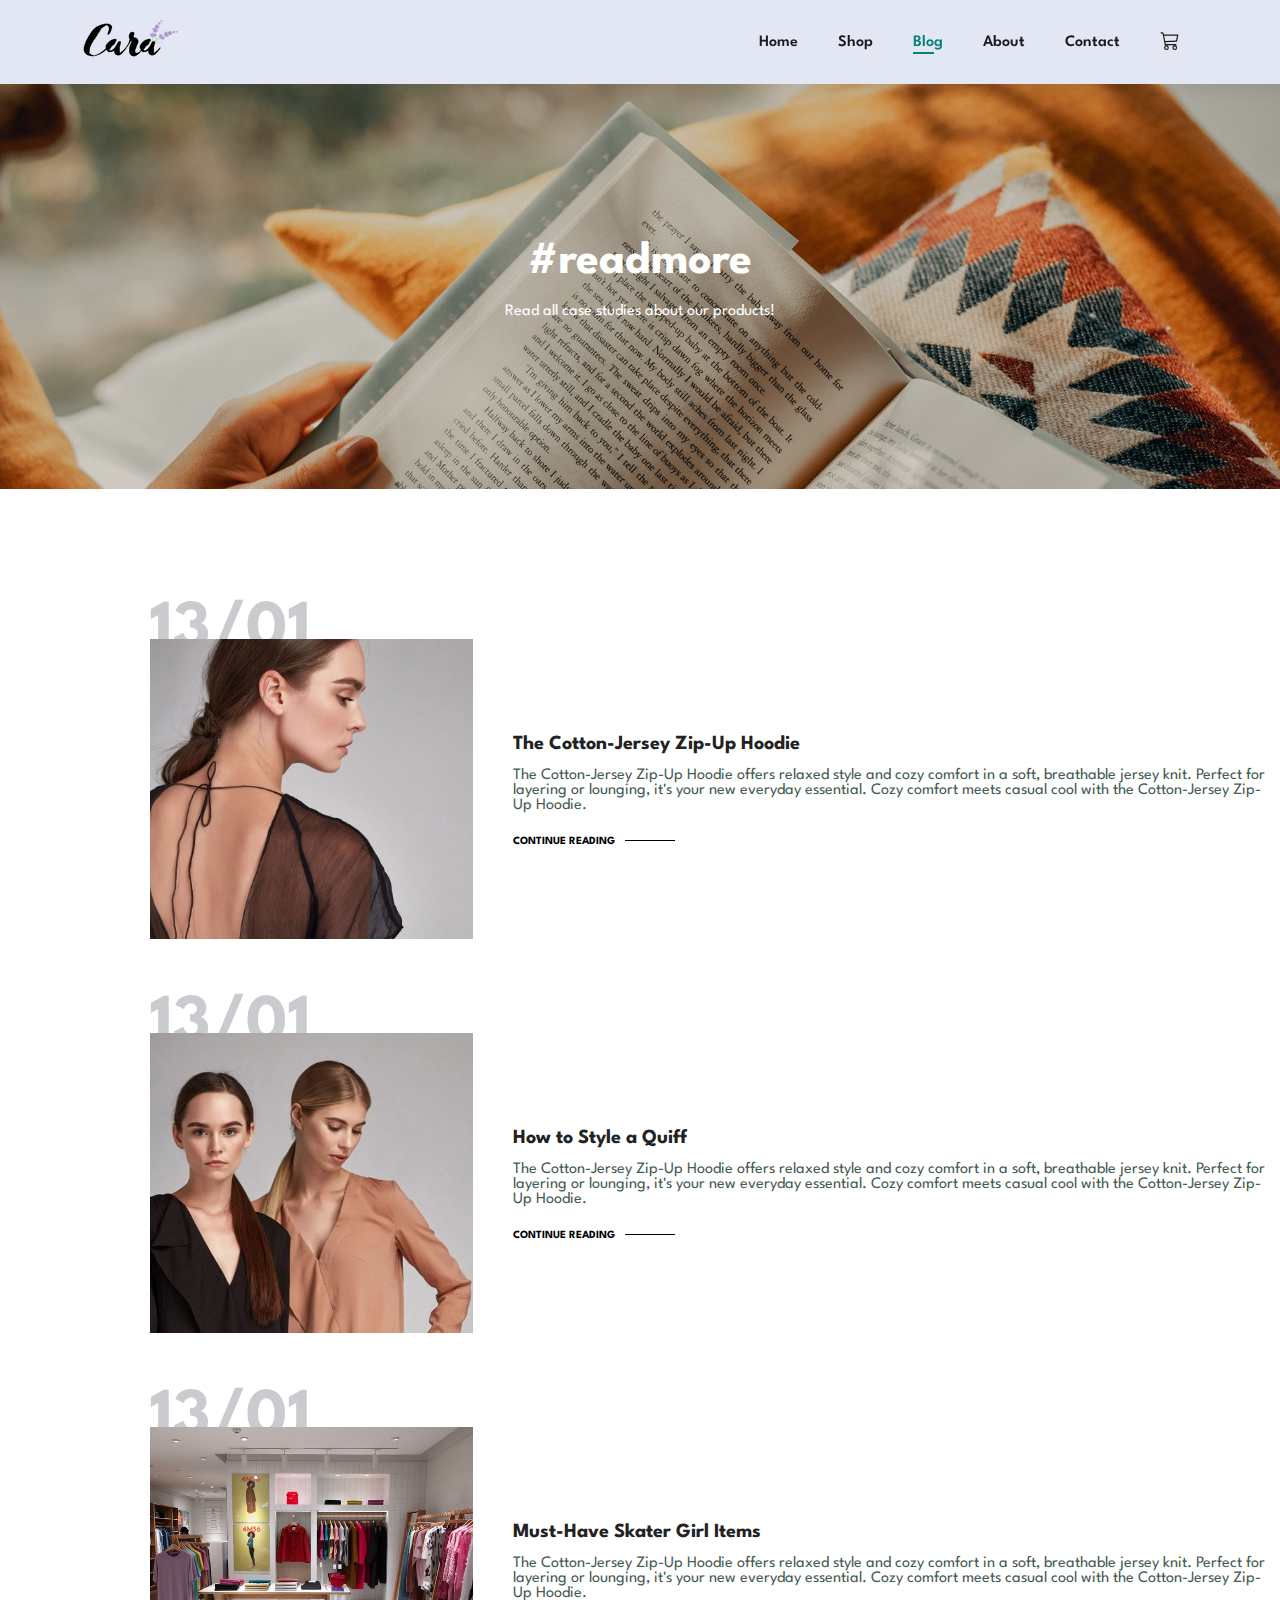
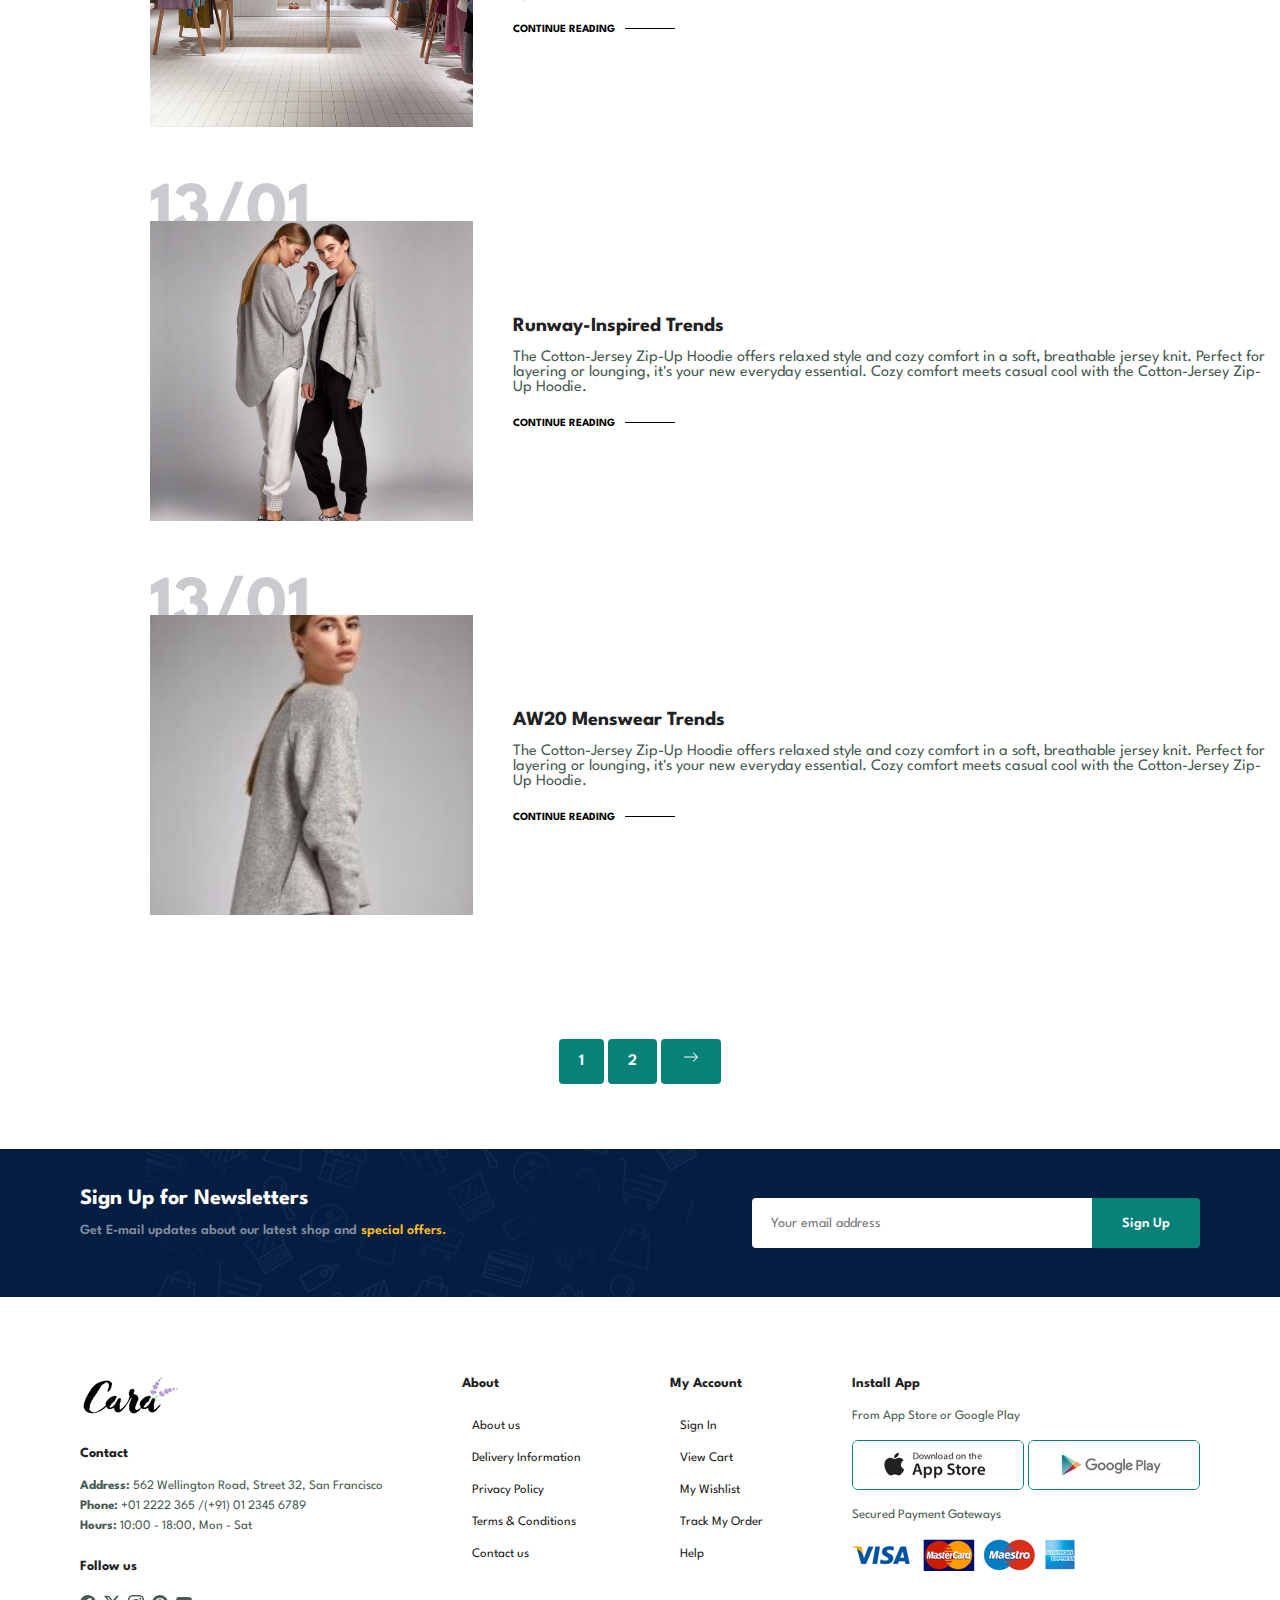
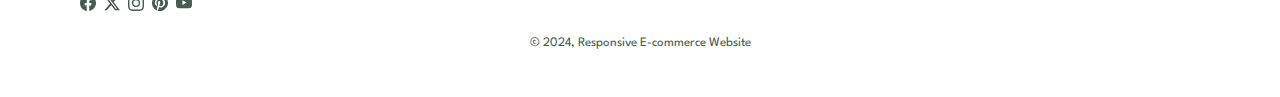
<file: blog.html>
<!DOCTYPE html>
<html lang="en">

<head>
    <meta charset="UTF-8">
    <meta http-equiv="X-UA-Compatible" content="IE=edge">
    <meta name="viewport" content="width=device-width, initial-scale=1.0">
    <title>Responsive Ecommerce Website</title>
    <link href="https://cdn.jsdelivr.net/npm/bootstrap@5.3.3/dist/css/bootstrap.min.css" rel="stylesheet" integrity="sha384-QWTKZyjpPEjISv5WaRU9OFeRpok6YctnYmDr5pNlyT2bRjXh0JMhjY6hW+ALEwIH">

    <link rel="stylesheet" href="style.css">
</head>

<body>
    <section id="header">
        <a href="#"><img src="img/logo.png" class="logo" alt="Cara"></a>

        <div>
            <ul id="navbar">
                <li><a href="index.html">Home</a></li>
                <li><a href="shop.html">Shop</a></li>
                <li><a class="active" href="blog.html">Blog</a></li>
                <li><a href="about.html">About</a></li>
                <li><a href="contact.html">Contact</a></li>
                <li><a href="cart.html"><svg xmlns="http://www.w3.org/2000/svg" width="20" height="19" fill="currentColor" class="bi bi-cart3" viewBox="0 0 16 16">
                    <path d="M0 1.5A.5.5 0 0 1 .5 1H2a.5.5 0 0 1 .485.379L2.89 3H14.5a.5.5 0 0 1 .49.598l-1 5a.5.5 0 0 1-.465.401l-9.397.472L4.415 11H13a.5.5 0 0 1 0 1H4a.5.5 0 0 1-.491-.408L2.01 3.607 1.61 2H.5a.5.5 0 0 1-.5-.5M3.102 4l.84 4.479 9.144-.459L13.89 4zM5 12a2 2 0 1 0 0 4 2 2 0 0 0 0-4m7 0a2 2 0 1 0 0 4 2 2 0 0 0 0-4m-7 1a1 1 0 1 1 0 2 1 1 0 0 1 0-2m7 0a1 1 0 1 1 0 2 1 1 0 0 1 0-2"/>
                </svg></a></li>
                <a href="#" id="close"><svg xmlns="http://www.w3.org/2000/svg" width="16" height="16" fill="currentColor" class="bi bi-x" viewBox="0 0 16 16">
                    <path d="M4.646 4.646a.5.5 0 0 1 .708 0L8 7.293l2.646-2.647a.5.5 0 0 1 .708.708L8.707 8l2.647 2.646a.5.5 0 0 1-.708.708L8 8.707l-2.646 2.647a.5.5 0 0 1-.708-.708L7.293 8 4.646 5.354a.5.5 0 0 1 0-.708"/>
                </svg></a>
            </ul>
        </div>
        <div id="mobile">
            <a href="cart.html"><svg xmlns="http://www.w3.org/2000/svg" width="20" height="19" fill="currentColor" class="bi bi-cart3" viewBox="0 0 16 16">
                <path d="M0 1.5A.5.5 0 0 1 .5 1H2a.5.5 0 0 1 .485.379L2.89 3H14.5a.5.5 0 0 1 .49.598l-1 5a.5.5 0 0 1-.465.401l-9.397.472L4.415 11H13a.5.5 0 0 1 0 1H4a.5.5 0 0 1-.491-.408L2.01 3.607 1.61 2H.5a.5.5 0 0 1-.5-.5M3.102 4l.84 4.479 9.144-.459L13.89 4zM5 12a2 2 0 1 0 0 4 2 2 0 0 0 0-4m7 0a2 2 0 1 0 0 4 2 2 0 0 0 0-4m-7 1a1 1 0 1 1 0 2 1 1 0 0 1 0-2m7 0a1 1 0 1 1 0 2 1 1 0 0 1 0-2"/>
            </svg></a>
            <svg xmlns="http://www.w3.org/2000/svg" id="bar" width="16" height="16" fill="currentColor" class="bi bi-list" viewBox="0 0 16 16">
                <path fill-rule="evenodd" d="M2.5 12a.5.5 0 0 1 .5-.5h10a.5.5 0 0 1 0 1H3a.5.5 0 0 1-.5-.5m0-4a.5.5 0 0 1 .5-.5h10a.5.5 0 0 1 0 1H3a.5.5 0 0 1-.5-.5m0-4a.5.5 0 0 1 .5-.5h10a.5.5 0 0 1 0 1H3a.5.5 0 0 1-.5-.5"/>
            </svg>
        </div>
    </section>

    <section id="page-header" class="blog-header">
        <h2>#readmore</h2>
        <p>Read all case studies about our products! </p>
    </section>

    <section id="blog">
        <div class="blog-box">
            <div class="blog-img">
                <img src="img/blog/b1.jpg" alt="b1">
            </div>
            <div class="blog-details">
                <h4>The Cotton-Jersey Zip-Up Hoodie</h4>
                <p>The Cotton-Jersey Zip-Up Hoodie offers 
                    relaxed style and cozy comfort in a soft, 
                    breathable jersey knit. Perfect for layering 
                    or lounging, it's your new everyday essential.
                    Cozy comfort meets casual cool with the Cotton-Jersey 
                    Zip-Up Hoodie.</p>
                <a href="#">CONTINUE READING</a>
            </div>
            <h1>13/01</h1>
        </div>
        <div class="blog-box">
            <div class="blog-img">
                <img src="img/blog/b2.jpg" alt="b2">
            </div>
            <div class="blog-details">
                <h4>How to Style a Quiff</h4>
                <p>The Cotton-Jersey Zip-Up Hoodie offers 
                    relaxed style and cozy comfort in a soft, 
                    breathable jersey knit. Perfect for layering 
                    or lounging, it's your new everyday essential.
                    Cozy comfort meets casual cool with the Cotton-Jersey 
                    Zip-Up Hoodie.</p>
                <a href="#">CONTINUE READING</a>
            </div>
            <h1>13/01</h1>
        </div>
        <div class="blog-box">
            <div class="blog-img">
                <img src="img/blog/b3.jpg" alt="b3">
            </div>
            <div class="blog-details">
                <h4>Must-Have Skater Girl Items</h4>
                <p>The Cotton-Jersey Zip-Up Hoodie offers 
                    relaxed style and cozy comfort in a soft, 
                    breathable jersey knit. Perfect for layering 
                    or lounging, it's your new everyday essential.
                    Cozy comfort meets casual cool with the Cotton-Jersey 
                    Zip-Up Hoodie.</p>
                <a href="#">CONTINUE READING</a>
            </div>
            <h1>13/01</h1>
        </div>
        <div class="blog-box">
            <div class="blog-img">
                <img src="img/blog/b4.jpg" alt="b4">
            </div>
            <div class="blog-details">
                <h4>Runway-Inspired Trends</h4>
                <p>The Cotton-Jersey Zip-Up Hoodie offers 
                    relaxed style and cozy comfort in a soft, 
                    breathable jersey knit. Perfect for layering 
                    or lounging, it's your new everyday essential.
                    Cozy comfort meets casual cool with the Cotton-Jersey
                     Zip-Up Hoodie.</p>
                <a href="#">CONTINUE READING</a>
            </div>
            <h1>13/01</h1>
        </div>
        <div class="blog-box">
            <div class="blog-img">
                <img src="img/blog/b5.jpg" alt="b5">
            </div>
            <div class="blog-details">
                <h4>AW20 Menswear Trends</h4>
                <p>The Cotton-Jersey Zip-Up Hoodie offers 
                    relaxed style and cozy comfort in a soft, 
                    breathable jersey knit. Perfect for layering 
                    or lounging, it's your new everyday essential.
                    Cozy comfort meets casual cool with the Cotton-Jersey 
                    Zip-Up Hoodie.</p>
                <a href="#">CONTINUE READING</a>
            </div>
            <h1>13/01</h1>
        </div>
    </section>

    <section id="pageination" class="section-p1">
        <a href="#">1</a>
        <a href="#">2</a>
        <a href="#"><svg xmlns="http://www.w3.org/2000/svg" width="20" height="16" fill="currentColor" class="bi bi-arrow-right" viewBox="0 0 16 16">
            <path fill-rule="evenodd" d="M1 8a.5.5 0 0 1 .5-.5h11.793l-3.147-3.146a.5.5 0 0 1 .708-.708l4 4a.5.5 0 0 1 0 .708l-4 4a.5.5 0 0 1-.708-.708L13.293 8.5H1.5A.5.5 0 0 1 1 8"/>
        </svg></a>
    </section>

    <section id="newsletter" class="section-p1 section-m1">
        <div class="newstext">
            <h4>Sign Up for Newsletters</h4>
            <p>Get E-mail updates about our latest shop and <span>special offers.</span></p>
        </div>
        <div class="form">
            <input type="text" placeholder="Your email address">
            <button class="normal">Sign Up</button>
        </div>
    </section>

    <footer class="section-p1">
        <div class="col">
            <img class="logo" src="img/logo.png" alt="logo">
            <h4>Contact</h4>
            <p><strong>Address:</strong> 562 Wellington Road, Street 32, San Francisco</p>
            <p><strong>Phone:</strong> +01 2222 365 /(+91) 01 2345 6789</p>
            <p><strong>Hours:</strong> 10:00 - 18:00, Mon - Sat</p>
            <div class="follow">
                <h4>Follow us</h4>
                <div class="icon">
                    <svg xmlns="http://www.w3.org/2000/svg" width="20" height="20" fill="currentColor" class="bi bi-facebook" viewBox="0 0 16 16">
                        <path d="M16 8.049c0-4.446-3.582-8.05-8-8.05C3.58 0-.002 3.603-.002 8.05c0 4.017 2.926 7.347 6.75 7.951v-5.625h-2.03V8.05H6.75V6.275c0-2.017 1.195-3.131 3.022-3.131.876 0 1.791.157 1.791.157v1.98h-1.009c-.993 0-1.303.621-1.303 1.258v1.51h2.218l-.354 2.326H9.25V16c3.824-.604 6.75-3.934 6.75-7.951"/>
                    </svg>
                    <svg xmlns="http://www.w3.org/2000/svg" width="20" height="20" fill="currentColor" class="bi bi-twitter-x" viewBox="0 0 16 16">
                        <path d="M12.6.75h2.454l-5.36 6.142L16 15.25h-4.937l-3.867-5.07-4.425 5.07H.316l5.733-6.57L0 .75h5.063l3.495 4.633L12.601.75Zm-.86 13.028h1.36L4.323 2.145H2.865z"/>
                    </svg>
                    <svg xmlns="http://www.w3.org/2000/svg" width="20" height="20" fill="currentColor" class="bi bi-instagram" viewBox="0 0 16 16">
                        <path d="M8 0C5.829 0 5.556.01 4.703.048 3.85.088 3.269.222 2.76.42a3.9 3.9 0 0 0-1.417.923A3.9 3.9 0 0 0 .42 2.76C.222 3.268.087 3.85.048 4.7.01 5.555 0 5.827 0 8.001c0 2.172.01 2.444.048 3.297.04.852.174 1.433.372 1.942.205.526.478.972.923 1.417.444.445.89.719 1.416.923.51.198 1.09.333 1.942.372C5.555 15.99 5.827 16 8 16s2.444-.01 3.298-.048c.851-.04 1.434-.174 1.943-.372a3.9 3.9 0 0 0 1.416-.923c.445-.445.718-.891.923-1.417.197-.509.332-1.09.372-1.942C15.99 10.445 16 10.173 16 8s-.01-2.445-.048-3.299c-.04-.851-.175-1.433-.372-1.941a3.9 3.9 0 0 0-.923-1.417A3.9 3.9 0 0 0 13.24.42c-.51-.198-1.092-.333-1.943-.372C10.443.01 10.172 0 7.998 0zm-.717 1.442h.718c2.136 0 2.389.007 3.232.046.78.035 1.204.166 1.486.275.373.145.64.319.92.599s.453.546.598.92c.11.281.24.705.275 1.485.039.843.047 1.096.047 3.231s-.008 2.389-.047 3.232c-.035.78-.166 1.203-.275 1.485a2.5 2.5 0 0 1-.599.919c-.28.28-.546.453-.92.598-.28.11-.704.24-1.485.276-.843.038-1.096.047-3.232.047s-2.39-.009-3.233-.047c-.78-.036-1.203-.166-1.485-.276a2.5 2.5 0 0 1-.92-.598 2.5 2.5 0 0 1-.6-.92c-.109-.281-.24-.705-.275-1.485-.038-.843-.046-1.096-.046-3.233s.008-2.388.046-3.231c.036-.78.166-1.204.276-1.486.145-.373.319-.64.599-.92s.546-.453.92-.598c.282-.11.705-.24 1.485-.276.738-.034 1.024-.044 2.515-.045zm4.988 1.328a.96.96 0 1 0 0 1.92.96.96 0 0 0 0-1.92m-4.27 1.122a4.109 4.109 0 1 0 0 8.217 4.109 4.109 0 0 0 0-8.217m0 1.441a2.667 2.667 0 1 1 0 5.334 2.667 2.667 0 0 1 0-5.334"/>
                    </svg>
                    <svg xmlns="http://www.w3.org/2000/svg" width="20" height="20" fill="currentColor" class="bi bi-pinterest" viewBox="0 0 16 16">
                        <path d="M8 0a8 8 0 0 0-2.915 15.452c-.07-.633-.134-1.606.027-2.297.146-.625.938-3.977.938-3.977s-.239-.479-.239-1.187c0-1.113.645-1.943 1.448-1.943.682 0 1.012.512 1.012 1.127 0 .686-.437 1.712-.663 2.663-.188.796.4 1.446 1.185 1.446 1.422 0 2.515-1.5 2.515-3.664 0-1.915-1.377-3.254-3.342-3.254-2.276 0-3.612 1.707-3.612 3.471 0 .688.265 1.425.595 1.826a.24.24 0 0 1 .056.23c-.061.252-.196.796-.222.907-.035.146-.116.177-.268.107-1-.465-1.624-1.926-1.624-3.1 0-2.523 1.834-4.84 5.286-4.84 2.775 0 4.932 1.977 4.932 4.62 0 2.757-1.739 4.976-4.151 4.976-.811 0-1.573-.421-1.834-.919l-.498 1.902c-.181.695-.669 1.566-.995 2.097A8 8 0 1 0 8 0"/>
                    </svg>
                    <svg xmlns="http://www.w3.org/2000/svg" width="20" height="20" fill="currentColor" class="bi bi-youtube" viewBox="0 0 16 16">
                        <path d="M8.051 1.999h.089c.822.003 4.987.033 6.11.335a2.01 2.01 0 0 1 1.415 1.42c.101.38.172.883.22 1.402l.01.104.022.26.008.104c.065.914.073 1.77.074 1.957v.075c-.001.194-.01 1.108-.082 2.06l-.008.105-.009.104c-.05.572-.124 1.14-.235 1.558a2.01 2.01 0 0 1-1.415 1.42c-1.16.312-5.569.334-6.18.335h-.142c-.309 0-1.587-.006-2.927-.052l-.17-.006-.087-.004-.171-.007-.171-.007c-1.11-.049-2.167-.128-2.654-.26a2.01 2.01 0 0 1-1.415-1.419c-.111-.417-.185-.986-.235-1.558L.09 9.82l-.008-.104A31 31 0 0 1 0 7.68v-.123c.002-.215.01-.958.064-1.778l.007-.103.003-.052.008-.104.022-.26.01-.104c.048-.519.119-1.023.22-1.402a2.01 2.01 0 0 1 1.415-1.42c.487-.13 1.544-.21 2.654-.26l.17-.007.172-.006.086-.003.171-.007A100 100 0 0 1 7.858 2zM6.4 5.209v4.818l4.157-2.408z"/>
                    </svg>
                </div>
            </div>
        </div>

        <div class="col">
            <h4>About</h4>
            <a href="#">About us</a>
            <a href="#">Delivery Information</a>
            <a href="#">Privacy Policy</a>
            <a href="#">Terms & Conditions</a>
            <a href="#">Contact us</a>
        </div>
        <div class="col">
            <h4>My Account</h4>
            <a href="#">Sign In</a>
            <a href="#">View Cart</a>
            <a href="#">My Wishlist</a>
            <a href="#">Track My Order</a>
            <a href="#">Help </a>
        </div>
        <div class="col install">
            <h4>Install App</h4>
            <p>From App Store or Google Play</p>
            <div class="row">
                <img src="img/pay/app.jpg" alt="app">
                <img src="img/pay/play.jpg" alt="play">
            </div>
            <p>Secured Payment Gateways</p>
            <img src="img/pay/pay.png" alt="pay">
        </div>
        <div class="copyright">
            <p>© 2024, Responsive E-commerce Website</p>
        </div>
    </footer>

    <script src="script.js"></script>
</body>

</html>
</file>
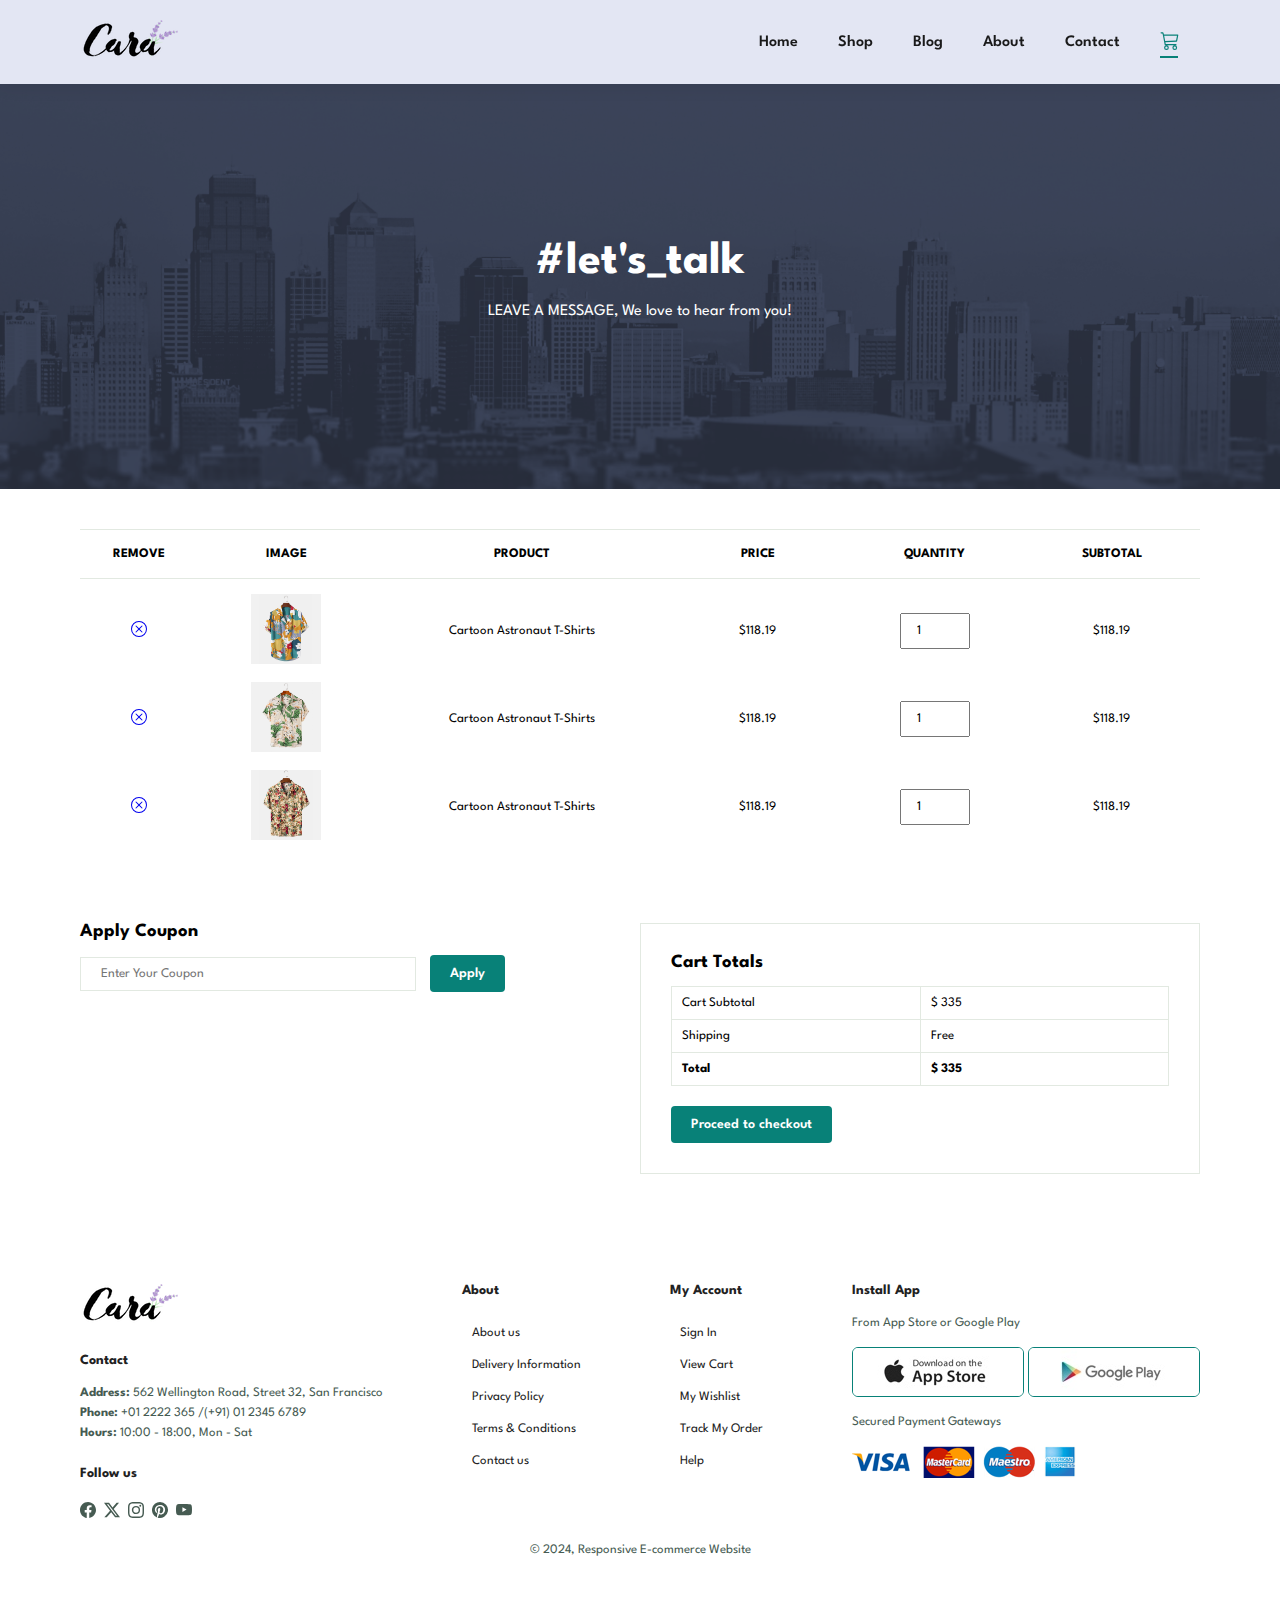
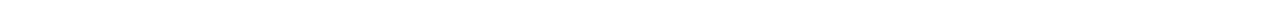
<file: cart.html>
<!DOCTYPE html>
<html lang="en">

<head>
    <meta charset="UTF-8">
    <meta http-equiv="X-UA-Compatible" content="IE=edge">
    <meta name="viewport" content="width=device-width, initial-scale=1.0">
    <title>Responsive Ecommerce Website</title>
    <link href="https://cdn.jsdelivr.net/npm/bootstrap@5.3.3/dist/css/bootstrap.min.css" rel="stylesheet" integrity="sha384-QWTKZyjpPEjISv5WaRU9OFeRpok6YctnYmDr5pNlyT2bRjXh0JMhjY6hW+ALEwIH">

    <link rel="stylesheet" href="style.css">
</head>

<body>
    <section id="header">
        <a href="#"><img src="img/logo.png" class="logo" alt="Cara"></a>

        <div>
            <ul id="navbar">
                <li><a href="index.html">Home</a></li>
                <li><a href="shop.html">Shop</a></li>
                <li><a href="blog.html">Blog</a></li>
                <li><a href="about.html">About</a></li>
                <li><a href="contact.html">Contact</a></li>
                <li><a class="active" href="cart.html"><svg xmlns="http://www.w3.org/2000/svg" width="20" height="19" fill="currentColor" class="bi bi-cart3" viewBox="0 0 16 16">
                    <path d="M0 1.5A.5.5 0 0 1 .5 1H2a.5.5 0 0 1 .485.379L2.89 3H14.5a.5.5 0 0 1 .49.598l-1 5a.5.5 0 0 1-.465.401l-9.397.472L4.415 11H13a.5.5 0 0 1 0 1H4a.5.5 0 0 1-.491-.408L2.01 3.607 1.61 2H.5a.5.5 0 0 1-.5-.5M3.102 4l.84 4.479 9.144-.459L13.89 4zM5 12a2 2 0 1 0 0 4 2 2 0 0 0 0-4m7 0a2 2 0 1 0 0 4 2 2 0 0 0 0-4m-7 1a1 1 0 1 1 0 2 1 1 0 0 1 0-2m7 0a1 1 0 1 1 0 2 1 1 0 0 1 0-2"/>
                </svg></a></li>
                <a href="#" id="close"><svg xmlns="http://www.w3.org/2000/svg" width="16" height="16" fill="currentColor" class="bi bi-x" viewBox="0 0 16 16">
                    <path d="M4.646 4.646a.5.5 0 0 1 .708 0L8 7.293l2.646-2.647a.5.5 0 0 1 .708.708L8.707 8l2.647 2.646a.5.5 0 0 1-.708.708L8 8.707l-2.646 2.647a.5.5 0 0 1-.708-.708L7.293 8 4.646 5.354a.5.5 0 0 1 0-.708"/>
                </svg></a>
            </ul>
        </div>
        <div id="mobile">
            <a href="cart.html"><svg xmlns="http://www.w3.org/2000/svg" width="20" height="19" fill="currentColor" class="bi bi-cart3" viewBox="0 0 16 16">
                <path d="M0 1.5A.5.5 0 0 1 .5 1H2a.5.5 0 0 1 .485.379L2.89 3H14.5a.5.5 0 0 1 .49.598l-1 5a.5.5 0 0 1-.465.401l-9.397.472L4.415 11H13a.5.5 0 0 1 0 1H4a.5.5 0 0 1-.491-.408L2.01 3.607 1.61 2H.5a.5.5 0 0 1-.5-.5M3.102 4l.84 4.479 9.144-.459L13.89 4zM5 12a2 2 0 1 0 0 4 2 2 0 0 0 0-4m7 0a2 2 0 1 0 0 4 2 2 0 0 0 0-4m-7 1a1 1 0 1 1 0 2 1 1 0 0 1 0-2m7 0a1 1 0 1 1 0 2 1 1 0 0 1 0-2"/>
            </svg></a>
            <svg xmlns="http://www.w3.org/2000/svg" id="bar" width="16" height="16" fill="currentColor" class="bi bi-list" viewBox="0 0 16 16">
                <path fill-rule="evenodd" d="M2.5 12a.5.5 0 0 1 .5-.5h10a.5.5 0 0 1 0 1H3a.5.5 0 0 1-.5-.5m0-4a.5.5 0 0 1 .5-.5h10a.5.5 0 0 1 0 1H3a.5.5 0 0 1-.5-.5m0-4a.5.5 0 0 1 .5-.5h10a.5.5 0 0 1 0 1H3a.5.5 0 0 1-.5-.5"/>
            </svg>
        </div>
    </section>

    <section id="page-header" class="about-header">
        <h2>#let's_talk</h2>
        <p>LEAVE A MESSAGE, We love to hear from you! </p>
    </section>

    <section id="cart" class="section-p1">
        <table width="100%">
            <thead>
                <tr>
                    <td>Remove</td>
                    <td>Image</td>
                    <td>Product</td>
                    <td>Price</td>
                    <td>Quantity</td>
                    <td>Subtotal</td>
                </tr>
            </thead>
            <tbody>
                <tr>
                    <td><a href="#"><svg xmlns="http://www.w3.org/2000/svg" width="16" height="16" fill="currentColor" class="bi bi-x-circle" viewBox="0 0 16 16">
                        <path d="M8 15A7 7 0 1 1 8 1a7 7 0 0 1 0 14m0 1A8 8 0 1 0 8 0a8 8 0 0 0 0 16"/>
                        <path d="M4.646 4.646a.5.5 0 0 1 .708 0L8 7.293l2.646-2.647a.5.5 0 0 1 .708.708L8.707 8l2.647 2.646a.5.5 0 0 1-.708.708L8 8.707l-2.646 2.647a.5.5 0 0 1-.708-.708L7.293 8 4.646 5.354a.5.5 0 0 1 0-.708"/>
                        </svg></a></td>
                    <td><img src="img/products/f1.jpg" alt="f1"></td>
                    <td>Cartoon Astronaut T-Shirts</td>
                    <td>$118.19</td>
                    <td><input type="number" value="1"></td>
                    <td>$118.19</td>
                </tr>
                <tr>
                    <td><a href="#"><svg xmlns="http://www.w3.org/2000/svg" width="16" height="16" fill="currentColor" class="bi bi-x-circle" viewBox="0 0 16 16">
                        <path d="M8 15A7 7 0 1 1 8 1a7 7 0 0 1 0 14m0 1A8 8 0 1 0 8 0a8 8 0 0 0 0 16"/>
                        <path d="M4.646 4.646a.5.5 0 0 1 .708 0L8 7.293l2.646-2.647a.5.5 0 0 1 .708.708L8.707 8l2.647 2.646a.5.5 0 0 1-.708.708L8 8.707l-2.646 2.647a.5.5 0 0 1-.708-.708L7.293 8 4.646 5.354a.5.5 0 0 1 0-.708"/>
                        </svg></a></td>
                    <td><img src="img/products/f2.jpg" alt="f1"></td>
                    <td>Cartoon Astronaut T-Shirts</td>
                    <td>$118.19</td>
                    <td><input type="number" value="1"></td>
                    <td>$118.19</td>
                </tr>
                <tr>
                    <td><a href="#"><svg xmlns="http://www.w3.org/2000/svg" width="16" height="16" fill="currentColor" class="bi bi-x-circle" viewBox="0 0 16 16">
                        <path d="M8 15A7 7 0 1 1 8 1a7 7 0 0 1 0 14m0 1A8 8 0 1 0 8 0a8 8 0 0 0 0 16"/>
                        <path d="M4.646 4.646a.5.5 0 0 1 .708 0L8 7.293l2.646-2.647a.5.5 0 0 1 .708.708L8.707 8l2.647 2.646a.5.5 0 0 1-.708.708L8 8.707l-2.646 2.647a.5.5 0 0 1-.708-.708L7.293 8 4.646 5.354a.5.5 0 0 1 0-.708"/>
                        </svg></a></td>
                    <td><img src="img/products/f3.jpg" alt="f1"></td>
                    <td>Cartoon Astronaut T-Shirts</td>
                    <td>$118.19</td>
                    <td><input type="number" value="1"></td>
                    <td>$118.19</td>
                </tr>
            </tbody>
        </table>
    </section>

    <section id="cart-add" class="section-p1">
        <div id="coupon">
            <h3>Apply Coupon</h3>
            <div>
                <input type="text" placeholder="Enter Your Coupon">
                <button class="normal">Apply</button>
            </div>
        </div>

        <div id="subtotal">
            <h3>Cart Totals</h3>
            <table>
                <tr>
                    <td>Cart Subtotal</td>
                    <td>$ 335</td>
                </tr>
                <tr>
                    <td>Shipping</td>
                    <td>Free</td>
                </tr>
                <tr>
                    <td><strong>Total</strong></td>
                    <td><strong>$ 335</strong></td>
                </tr>
            </table>
            <button class="normal">Proceed to checkout</button>
        </div>
    </section>

    <footer class="section-p1">
        <div class="col">
            <img class="logo" src="img/logo.png" alt="logo">
            <h4>Contact</h4>
            <p><strong>Address:</strong> 562 Wellington Road, Street 32, San Francisco</p>
            <p><strong>Phone:</strong> +01 2222 365 /(+91) 01 2345 6789</p>
            <p><strong>Hours:</strong> 10:00 - 18:00, Mon - Sat</p>
            <div class="follow">
                <h4>Follow us</h4>
                <div class="icon">
                    <svg xmlns="http://www.w3.org/2000/svg" width="20" height="20" fill="currentColor" class="bi bi-facebook" viewBox="0 0 16 16">
                        <path d="M16 8.049c0-4.446-3.582-8.05-8-8.05C3.58 0-.002 3.603-.002 8.05c0 4.017 2.926 7.347 6.75 7.951v-5.625h-2.03V8.05H6.75V6.275c0-2.017 1.195-3.131 3.022-3.131.876 0 1.791.157 1.791.157v1.98h-1.009c-.993 0-1.303.621-1.303 1.258v1.51h2.218l-.354 2.326H9.25V16c3.824-.604 6.75-3.934 6.75-7.951"/>
                    </svg>
                    <svg xmlns="http://www.w3.org/2000/svg" width="20" height="20" fill="currentColor" class="bi bi-twitter-x" viewBox="0 0 16 16">
                        <path d="M12.6.75h2.454l-5.36 6.142L16 15.25h-4.937l-3.867-5.07-4.425 5.07H.316l5.733-6.57L0 .75h5.063l3.495 4.633L12.601.75Zm-.86 13.028h1.36L4.323 2.145H2.865z"/>
                    </svg>
                    <svg xmlns="http://www.w3.org/2000/svg" width="20" height="20" fill="currentColor" class="bi bi-instagram" viewBox="0 0 16 16">
                        <path d="M8 0C5.829 0 5.556.01 4.703.048 3.85.088 3.269.222 2.76.42a3.9 3.9 0 0 0-1.417.923A3.9 3.9 0 0 0 .42 2.76C.222 3.268.087 3.85.048 4.7.01 5.555 0 5.827 0 8.001c0 2.172.01 2.444.048 3.297.04.852.174 1.433.372 1.942.205.526.478.972.923 1.417.444.445.89.719 1.416.923.51.198 1.09.333 1.942.372C5.555 15.99 5.827 16 8 16s2.444-.01 3.298-.048c.851-.04 1.434-.174 1.943-.372a3.9 3.9 0 0 0 1.416-.923c.445-.445.718-.891.923-1.417.197-.509.332-1.09.372-1.942C15.99 10.445 16 10.173 16 8s-.01-2.445-.048-3.299c-.04-.851-.175-1.433-.372-1.941a3.9 3.9 0 0 0-.923-1.417A3.9 3.9 0 0 0 13.24.42c-.51-.198-1.092-.333-1.943-.372C10.443.01 10.172 0 7.998 0zm-.717 1.442h.718c2.136 0 2.389.007 3.232.046.78.035 1.204.166 1.486.275.373.145.64.319.92.599s.453.546.598.92c.11.281.24.705.275 1.485.039.843.047 1.096.047 3.231s-.008 2.389-.047 3.232c-.035.78-.166 1.203-.275 1.485a2.5 2.5 0 0 1-.599.919c-.28.28-.546.453-.92.598-.28.11-.704.24-1.485.276-.843.038-1.096.047-3.232.047s-2.39-.009-3.233-.047c-.78-.036-1.203-.166-1.485-.276a2.5 2.5 0 0 1-.92-.598 2.5 2.5 0 0 1-.6-.92c-.109-.281-.24-.705-.275-1.485-.038-.843-.046-1.096-.046-3.233s.008-2.388.046-3.231c.036-.78.166-1.204.276-1.486.145-.373.319-.64.599-.92s.546-.453.92-.598c.282-.11.705-.24 1.485-.276.738-.034 1.024-.044 2.515-.045zm4.988 1.328a.96.96 0 1 0 0 1.92.96.96 0 0 0 0-1.92m-4.27 1.122a4.109 4.109 0 1 0 0 8.217 4.109 4.109 0 0 0 0-8.217m0 1.441a2.667 2.667 0 1 1 0 5.334 2.667 2.667 0 0 1 0-5.334"/>
                    </svg>
                    <svg xmlns="http://www.w3.org/2000/svg" width="20" height="20" fill="currentColor" class="bi bi-pinterest" viewBox="0 0 16 16">
                        <path d="M8 0a8 8 0 0 0-2.915 15.452c-.07-.633-.134-1.606.027-2.297.146-.625.938-3.977.938-3.977s-.239-.479-.239-1.187c0-1.113.645-1.943 1.448-1.943.682 0 1.012.512 1.012 1.127 0 .686-.437 1.712-.663 2.663-.188.796.4 1.446 1.185 1.446 1.422 0 2.515-1.5 2.515-3.664 0-1.915-1.377-3.254-3.342-3.254-2.276 0-3.612 1.707-3.612 3.471 0 .688.265 1.425.595 1.826a.24.24 0 0 1 .056.23c-.061.252-.196.796-.222.907-.035.146-.116.177-.268.107-1-.465-1.624-1.926-1.624-3.1 0-2.523 1.834-4.84 5.286-4.84 2.775 0 4.932 1.977 4.932 4.62 0 2.757-1.739 4.976-4.151 4.976-.811 0-1.573-.421-1.834-.919l-.498 1.902c-.181.695-.669 1.566-.995 2.097A8 8 0 1 0 8 0"/>
                    </svg>
                    <svg xmlns="http://www.w3.org/2000/svg" width="20" height="20" fill="currentColor" class="bi bi-youtube" viewBox="0 0 16 16">
                        <path d="M8.051 1.999h.089c.822.003 4.987.033 6.11.335a2.01 2.01 0 0 1 1.415 1.42c.101.38.172.883.22 1.402l.01.104.022.26.008.104c.065.914.073 1.77.074 1.957v.075c-.001.194-.01 1.108-.082 2.06l-.008.105-.009.104c-.05.572-.124 1.14-.235 1.558a2.01 2.01 0 0 1-1.415 1.42c-1.16.312-5.569.334-6.18.335h-.142c-.309 0-1.587-.006-2.927-.052l-.17-.006-.087-.004-.171-.007-.171-.007c-1.11-.049-2.167-.128-2.654-.26a2.01 2.01 0 0 1-1.415-1.419c-.111-.417-.185-.986-.235-1.558L.09 9.82l-.008-.104A31 31 0 0 1 0 7.68v-.123c.002-.215.01-.958.064-1.778l.007-.103.003-.052.008-.104.022-.26.01-.104c.048-.519.119-1.023.22-1.402a2.01 2.01 0 0 1 1.415-1.42c.487-.13 1.544-.21 2.654-.26l.17-.007.172-.006.086-.003.171-.007A100 100 0 0 1 7.858 2zM6.4 5.209v4.818l4.157-2.408z"/>
                    </svg>
                </div>
            </div>
        </div>

        <div class="col">
            <h4>About</h4>
            <a href="#">About us</a>
            <a href="#">Delivery Information</a>
            <a href="#">Privacy Policy</a>
            <a href="#">Terms & Conditions</a>
            <a href="#">Contact us</a>
        </div>
        <div class="col">
            <h4>My Account</h4>
            <a href="#">Sign In</a>
            <a href="#">View Cart</a>
            <a href="#">My Wishlist</a>
            <a href="#">Track My Order</a>
            <a href="#">Help </a>
        </div>
        <div class="col install">
            <h4>Install App</h4>
            <p>From App Store or Google Play</p>
            <div class="row">
                <img src="img/pay/app.jpg" alt="app">
                <img src="img/pay/play.jpg" alt="play">
            </div>
            <p>Secured Payment Gateways</p>
            <img src="img/pay/pay.png" alt="pay">
        </div>
        <div class="copyright">
            <p>© 2024, Responsive E-commerce Website</p>
        </div>
    </footer>

    <script src="script.js"></script>
</body>

</html>
</file>
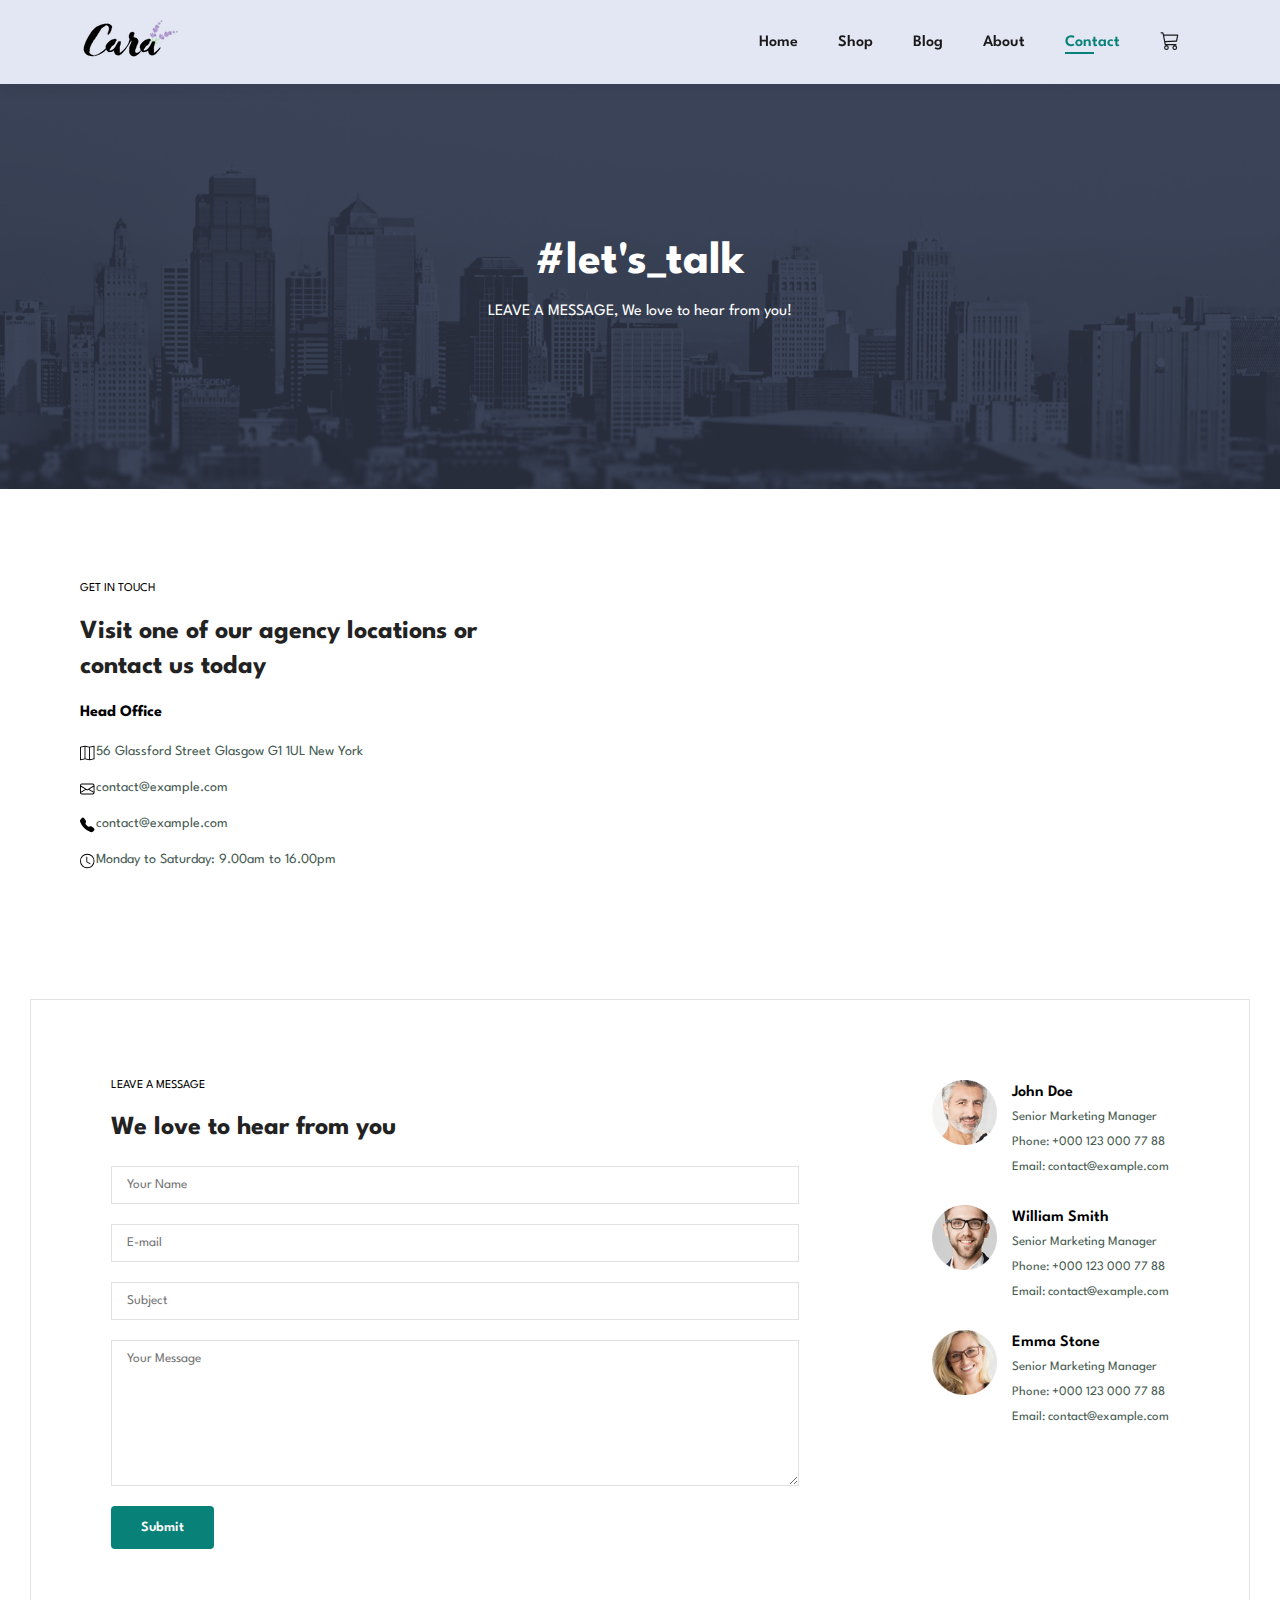
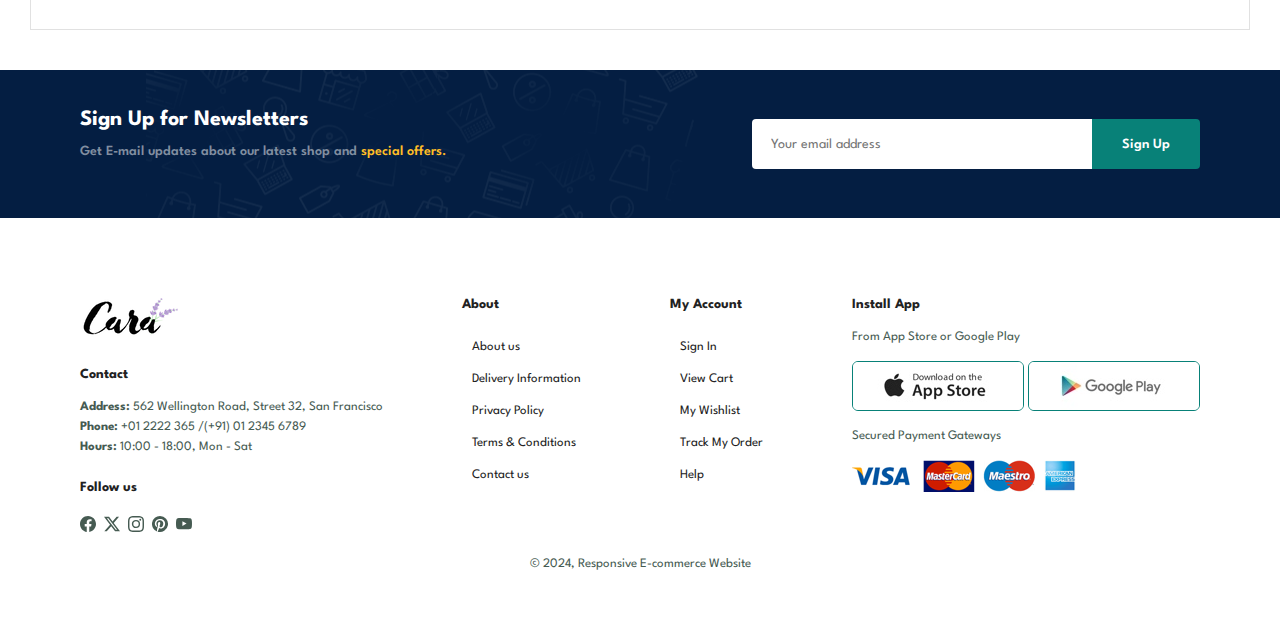
<file: contact.html>
<!DOCTYPE html>
<html lang="en">

<head>
    <meta charset="UTF-8">
    <meta http-equiv="X-UA-Compatible" content="IE=edge">
    <meta name="viewport" content="width=device-width, initial-scale=1.0">
    <title>Responsive Ecommerce Website</title>
    <link href="https://cdn.jsdelivr.net/npm/bootstrap@5.3.3/dist/css/bootstrap.min.css" rel="stylesheet" integrity="sha384-QWTKZyjpPEjISv5WaRU9OFeRpok6YctnYmDr5pNlyT2bRjXh0JMhjY6hW+ALEwIH">

    <link rel="stylesheet" href="style.css">
</head>

<body>
    <section id="header">
        <a href="#"><img src="img/logo.png" class="logo" alt="Cara"></a>

        <div>
            <ul id="navbar">
                <li><a href="index.html">Home</a></li>
                <li><a href="shop.html">Shop</a></li>
                <li><a href="blog.html">Blog</a></li>
                <li><a href="about.html">About</a></li>
                <li><a class="active" href="contact.html">Contact</a></li>
                <li><a href="cart.html"><svg xmlns="http://www.w3.org/2000/svg" width="20" height="19" fill="currentColor" class="bi bi-cart3" viewBox="0 0 16 16">
                    <path d="M0 1.5A.5.5 0 0 1 .5 1H2a.5.5 0 0 1 .485.379L2.89 3H14.5a.5.5 0 0 1 .49.598l-1 5a.5.5 0 0 1-.465.401l-9.397.472L4.415 11H13a.5.5 0 0 1 0 1H4a.5.5 0 0 1-.491-.408L2.01 3.607 1.61 2H.5a.5.5 0 0 1-.5-.5M3.102 4l.84 4.479 9.144-.459L13.89 4zM5 12a2 2 0 1 0 0 4 2 2 0 0 0 0-4m7 0a2 2 0 1 0 0 4 2 2 0 0 0 0-4m-7 1a1 1 0 1 1 0 2 1 1 0 0 1 0-2m7 0a1 1 0 1 1 0 2 1 1 0 0 1 0-2"/>
                </svg></a></li>
                <a href="#" id="close"><svg xmlns="http://www.w3.org/2000/svg" width="16" height="16" fill="currentColor" class="bi bi-x" viewBox="0 0 16 16">
                    <path d="M4.646 4.646a.5.5 0 0 1 .708 0L8 7.293l2.646-2.647a.5.5 0 0 1 .708.708L8.707 8l2.647 2.646a.5.5 0 0 1-.708.708L8 8.707l-2.646 2.647a.5.5 0 0 1-.708-.708L7.293 8 4.646 5.354a.5.5 0 0 1 0-.708"/>
                </svg></a>
            </ul>
        </div>
        <div id="mobile">
            <a href="cart.html"><svg xmlns="http://www.w3.org/2000/svg" width="20" height="19" fill="currentColor" class="bi bi-cart3" viewBox="0 0 16 16">
                <path d="M0 1.5A.5.5 0 0 1 .5 1H2a.5.5 0 0 1 .485.379L2.89 3H14.5a.5.5 0 0 1 .49.598l-1 5a.5.5 0 0 1-.465.401l-9.397.472L4.415 11H13a.5.5 0 0 1 0 1H4a.5.5 0 0 1-.491-.408L2.01 3.607 1.61 2H.5a.5.5 0 0 1-.5-.5M3.102 4l.84 4.479 9.144-.459L13.89 4zM5 12a2 2 0 1 0 0 4 2 2 0 0 0 0-4m7 0a2 2 0 1 0 0 4 2 2 0 0 0 0-4m-7 1a1 1 0 1 1 0 2 1 1 0 0 1 0-2m7 0a1 1 0 1 1 0 2 1 1 0 0 1 0-2"/>
            </svg></a>
            <svg xmlns="http://www.w3.org/2000/svg" id="bar" width="16" height="16" fill="currentColor" class="bi bi-list" viewBox="0 0 16 16">
                <path fill-rule="evenodd" d="M2.5 12a.5.5 0 0 1 .5-.5h10a.5.5 0 0 1 0 1H3a.5.5 0 0 1-.5-.5m0-4a.5.5 0 0 1 .5-.5h10a.5.5 0 0 1 0 1H3a.5.5 0 0 1-.5-.5m0-4a.5.5 0 0 1 .5-.5h10a.5.5 0 0 1 0 1H3a.5.5 0 0 1-.5-.5"/>
            </svg>
        </div>
    </section>

    <section id="page-header" class="about-header">
        <h2>#let's_talk</h2>
        <p>LEAVE A MESSAGE, We love to hear from you! </p>
    </section>

    <section id="contact-details" class="section-p1">
        <div class="details">
            <span>GET IN TOUCH</span>
            <h2>Visit one of our agency locations or contact us today</h2>
            <h3>Head Office</h3>
            <div>
                <li>
                    <svg xmlns="http://www.w3.org/2000/svg" width="16" height="16" fill="currentColor" class="bi bi-map" viewBox="0 0 16 16">
                        <path fill-rule="evenodd" d="M15.817.113A.5.5 0 0 1 16 .5v14a.5.5 0 0 1-.402.49l-5 1a.5.5 0 0 1-.196 0L5.5 15.01l-4.902.98A.5.5 0 0 1 0 15.5v-14a.5.5 0 0 1 .402-.49l5-1a.5.5 0 0 1 .196 0L10.5.99l4.902-.98a.5.5 0 0 1 .415.103M10 1.91l-4-.8v12.98l4 .8zm1 12.98 4-.8V1.11l-4 .8zm-6-.8V1.11l-4 .8v12.98z"/>
                    </svg>
                    <p>56 Glassford Street Glasgow G1 1UL New York</p>
                </li>
                <li>
                    <svg xmlns="http://www.w3.org/2000/svg" width="16" height="16" fill="currentColor" class="bi bi-envelope" viewBox="0 0 16 16">
                        <path d="M0 4a2 2 0 0 1 2-2h12a2 2 0 0 1 2 2v8a2 2 0 0 1-2 2H2a2 2 0 0 1-2-2zm2-1a1 1 0 0 0-1 1v.217l7 4.2 7-4.2V4a1 1 0 0 0-1-1zm13 2.383-4.708 2.825L15 11.105zm-.034 6.876-5.64-3.471L8 9.583l-1.326-.795-5.64 3.47A1 1 0 0 0 2 13h12a1 1 0 0 0 .966-.741M1 11.105l4.708-2.897L1 5.383z"/>
                    </svg>
                    <p>contact@example.com</p>
                </li>
                <li>
                    <svg xmlns="http://www.w3.org/2000/svg" width="16" height="16" fill="currentColor" class="bi bi-telephone-fill" viewBox="0 0 16 16">
                        <path fill-rule="evenodd" d="M1.885.511a1.745 1.745 0 0 1 2.61.163L6.29 2.98c.329.423.445.974.315 1.494l-.547 2.19a.68.68 0 0 0 .178.643l2.457 2.457a.68.68 0 0 0 .644.178l2.189-.547a1.75 1.75 0 0 1 1.494.315l2.306 1.794c.829.645.905 1.87.163 2.611l-1.034 1.034c-.74.74-1.846 1.065-2.877.702a18.6 18.6 0 0 1-7.01-4.42 18.6 18.6 0 0 1-4.42-7.009c-.362-1.03-.037-2.137.703-2.877z"/>
                    </svg>
                    <p>contact@example.com</p>
                </li>
                <li>
                    <svg xmlns="http://www.w3.org/2000/svg" width="16" height="16" fill="currentColor" class="bi bi-clock" viewBox="0 0 16 16">
                        <path d="M8 3.5a.5.5 0 0 0-1 0V9a.5.5 0 0 0 .252.434l3.5 2a.5.5 0 0 0 .496-.868L8 8.71z"/>
                        <path d="M8 16A8 8 0 1 0 8 0a8 8 0 0 0 0 16m7-8A7 7 0 1 1 1 8a7 7 0 0 1 14 0"/>
                    </svg>
                    <p>Monday to Saturday: 9.00am to 16.00pm</p>
                </li>
            </div>
        </div>

        <div class="map">
            <iframe src="https://www.google.com/maps/embed?pb=!1m18!1m12!1m3!1d20232675.188924514!2d-37.11374179999998!3d51.75481639999999!2m3!1f0!2f0!3f0!3m2!1i1024!2i768!4f13.1!3m3!1m2!1s0x4876c6a9ef8c485b%3A0xd2ff1883a001afed!2sUniversity%20of%20Oxford!5e0!3m2!1sen!2sin!4v1715440500674!5m2!1sen!2sin" width="600" height="450" style="border:0;" allowfullscreen="" loading="lazy" referrerpolicy="no-referrer-when-downgrade"></iframe>
        </div>
    </section>

    <section id="form-details">
        <form action="">
            <span>LEAVE A MESSAGE</span>
            <h2>We love to hear from you</h2>
            <input type="text" placeholder="Your Name">
            <input type="text" placeholder="E-mail">
            <input type="text" placeholder="Subject">
            <textarea name="" id="" cols="30" rows="10" placeholder="Your Message"></textarea>
            <button class="normal">Submit</button>
        </form>

        <div class="people">
            <div>
                <img src="img/people/1.png" alt="1">
                <p><span>John Doe</span> Senior Marketing Manager <br> Phone: +000 123 000 77 88 <br>Email: contact@example.com</p>
            </div>
            <div>
                <img src="img/people/2.png" alt="1">
                <p><span>William Smith</span> Senior Marketing Manager <br> Phone: +000 123 000 77 88 <br>Email: contact@example.com</p>
            </div>
            <div>
                <img src="img/people/3.png" alt="1">
                <p><span>Emma Stone</span> Senior Marketing Manager <br> Phone: +000 123 000 77 88 <br>Email: contact@example.com</p>
            </div>
        </div>
    </section>

    <section id="newsletter" class="section-p1 section-m1">
        <div class="newstext">
            <h4>Sign Up for Newsletters</h4>
            <p>Get E-mail updates about our latest shop and <span>special offers.</span></p>
        </div>
        <div class="form">
            <input type="text" placeholder="Your email address">
            <button class="normal">Sign Up</button>
        </div>
    </section>

    <footer class="section-p1">
        <div class="col">
            <img class="logo" src="img/logo.png" alt="logo">
            <h4>Contact</h4>
            <p><strong>Address:</strong> 562 Wellington Road, Street 32, San Francisco</p>
            <p><strong>Phone:</strong> +01 2222 365 /(+91) 01 2345 6789</p>
            <p><strong>Hours:</strong> 10:00 - 18:00, Mon - Sat</p>
            <div class="follow">
                <h4>Follow us</h4>
                <div class="icon">
                    <svg xmlns="http://www.w3.org/2000/svg" width="20" height="20" fill="currentColor" class="bi bi-facebook" viewBox="0 0 16 16">
                        <path d="M16 8.049c0-4.446-3.582-8.05-8-8.05C3.58 0-.002 3.603-.002 8.05c0 4.017 2.926 7.347 6.75 7.951v-5.625h-2.03V8.05H6.75V6.275c0-2.017 1.195-3.131 3.022-3.131.876 0 1.791.157 1.791.157v1.98h-1.009c-.993 0-1.303.621-1.303 1.258v1.51h2.218l-.354 2.326H9.25V16c3.824-.604 6.75-3.934 6.75-7.951"/>
                    </svg>
                    <svg xmlns="http://www.w3.org/2000/svg" width="20" height="20" fill="currentColor" class="bi bi-twitter-x" viewBox="0 0 16 16">
                        <path d="M12.6.75h2.454l-5.36 6.142L16 15.25h-4.937l-3.867-5.07-4.425 5.07H.316l5.733-6.57L0 .75h5.063l3.495 4.633L12.601.75Zm-.86 13.028h1.36L4.323 2.145H2.865z"/>
                    </svg>
                    <svg xmlns="http://www.w3.org/2000/svg" width="20" height="20" fill="currentColor" class="bi bi-instagram" viewBox="0 0 16 16">
                        <path d="M8 0C5.829 0 5.556.01 4.703.048 3.85.088 3.269.222 2.76.42a3.9 3.9 0 0 0-1.417.923A3.9 3.9 0 0 0 .42 2.76C.222 3.268.087 3.85.048 4.7.01 5.555 0 5.827 0 8.001c0 2.172.01 2.444.048 3.297.04.852.174 1.433.372 1.942.205.526.478.972.923 1.417.444.445.89.719 1.416.923.51.198 1.09.333 1.942.372C5.555 15.99 5.827 16 8 16s2.444-.01 3.298-.048c.851-.04 1.434-.174 1.943-.372a3.9 3.9 0 0 0 1.416-.923c.445-.445.718-.891.923-1.417.197-.509.332-1.09.372-1.942C15.99 10.445 16 10.173 16 8s-.01-2.445-.048-3.299c-.04-.851-.175-1.433-.372-1.941a3.9 3.9 0 0 0-.923-1.417A3.9 3.9 0 0 0 13.24.42c-.51-.198-1.092-.333-1.943-.372C10.443.01 10.172 0 7.998 0zm-.717 1.442h.718c2.136 0 2.389.007 3.232.046.78.035 1.204.166 1.486.275.373.145.64.319.92.599s.453.546.598.92c.11.281.24.705.275 1.485.039.843.047 1.096.047 3.231s-.008 2.389-.047 3.232c-.035.78-.166 1.203-.275 1.485a2.5 2.5 0 0 1-.599.919c-.28.28-.546.453-.92.598-.28.11-.704.24-1.485.276-.843.038-1.096.047-3.232.047s-2.39-.009-3.233-.047c-.78-.036-1.203-.166-1.485-.276a2.5 2.5 0 0 1-.92-.598 2.5 2.5 0 0 1-.6-.92c-.109-.281-.24-.705-.275-1.485-.038-.843-.046-1.096-.046-3.233s.008-2.388.046-3.231c.036-.78.166-1.204.276-1.486.145-.373.319-.64.599-.92s.546-.453.92-.598c.282-.11.705-.24 1.485-.276.738-.034 1.024-.044 2.515-.045zm4.988 1.328a.96.96 0 1 0 0 1.92.96.96 0 0 0 0-1.92m-4.27 1.122a4.109 4.109 0 1 0 0 8.217 4.109 4.109 0 0 0 0-8.217m0 1.441a2.667 2.667 0 1 1 0 5.334 2.667 2.667 0 0 1 0-5.334"/>
                    </svg>
                    <svg xmlns="http://www.w3.org/2000/svg" width="20" height="20" fill="currentColor" class="bi bi-pinterest" viewBox="0 0 16 16">
                        <path d="M8 0a8 8 0 0 0-2.915 15.452c-.07-.633-.134-1.606.027-2.297.146-.625.938-3.977.938-3.977s-.239-.479-.239-1.187c0-1.113.645-1.943 1.448-1.943.682 0 1.012.512 1.012 1.127 0 .686-.437 1.712-.663 2.663-.188.796.4 1.446 1.185 1.446 1.422 0 2.515-1.5 2.515-3.664 0-1.915-1.377-3.254-3.342-3.254-2.276 0-3.612 1.707-3.612 3.471 0 .688.265 1.425.595 1.826a.24.24 0 0 1 .056.23c-.061.252-.196.796-.222.907-.035.146-.116.177-.268.107-1-.465-1.624-1.926-1.624-3.1 0-2.523 1.834-4.84 5.286-4.84 2.775 0 4.932 1.977 4.932 4.62 0 2.757-1.739 4.976-4.151 4.976-.811 0-1.573-.421-1.834-.919l-.498 1.902c-.181.695-.669 1.566-.995 2.097A8 8 0 1 0 8 0"/>
                    </svg>
                    <svg xmlns="http://www.w3.org/2000/svg" width="20" height="20" fill="currentColor" class="bi bi-youtube" viewBox="0 0 16 16">
                        <path d="M8.051 1.999h.089c.822.003 4.987.033 6.11.335a2.01 2.01 0 0 1 1.415 1.42c.101.38.172.883.22 1.402l.01.104.022.26.008.104c.065.914.073 1.77.074 1.957v.075c-.001.194-.01 1.108-.082 2.06l-.008.105-.009.104c-.05.572-.124 1.14-.235 1.558a2.01 2.01 0 0 1-1.415 1.42c-1.16.312-5.569.334-6.18.335h-.142c-.309 0-1.587-.006-2.927-.052l-.17-.006-.087-.004-.171-.007-.171-.007c-1.11-.049-2.167-.128-2.654-.26a2.01 2.01 0 0 1-1.415-1.419c-.111-.417-.185-.986-.235-1.558L.09 9.82l-.008-.104A31 31 0 0 1 0 7.68v-.123c.002-.215.01-.958.064-1.778l.007-.103.003-.052.008-.104.022-.26.01-.104c.048-.519.119-1.023.22-1.402a2.01 2.01 0 0 1 1.415-1.42c.487-.13 1.544-.21 2.654-.26l.17-.007.172-.006.086-.003.171-.007A100 100 0 0 1 7.858 2zM6.4 5.209v4.818l4.157-2.408z"/>
                    </svg>
                </div>
            </div>
        </div>

        <div class="col">
            <h4>About</h4>
            <a href="#">About us</a>
            <a href="#">Delivery Information</a>
            <a href="#">Privacy Policy</a>
            <a href="#">Terms & Conditions</a>
            <a href="#">Contact us</a>
        </div>
        <div class="col">
            <h4>My Account</h4>
            <a href="#">Sign In</a>
            <a href="#">View Cart</a>
            <a href="#">My Wishlist</a>
            <a href="#">Track My Order</a>
            <a href="#">Help </a>
        </div>
        <div class="col install">
            <h4>Install App</h4>
            <p>From App Store or Google Play</p>
            <div class="row">
                <img src="img/pay/app.jpg" alt="app">
                <img src="img/pay/play.jpg" alt="play">
            </div>
            <p>Secured Payment Gateways</p>
            <img src="img/pay/pay.png" alt="pay">
        </div>
        <div class="copyright">
            <p>© 2024, Responsive E-commerce Website</p>
        </div>
    </footer>

    <script src="script.js"></script>
</body>

</html>
</file>
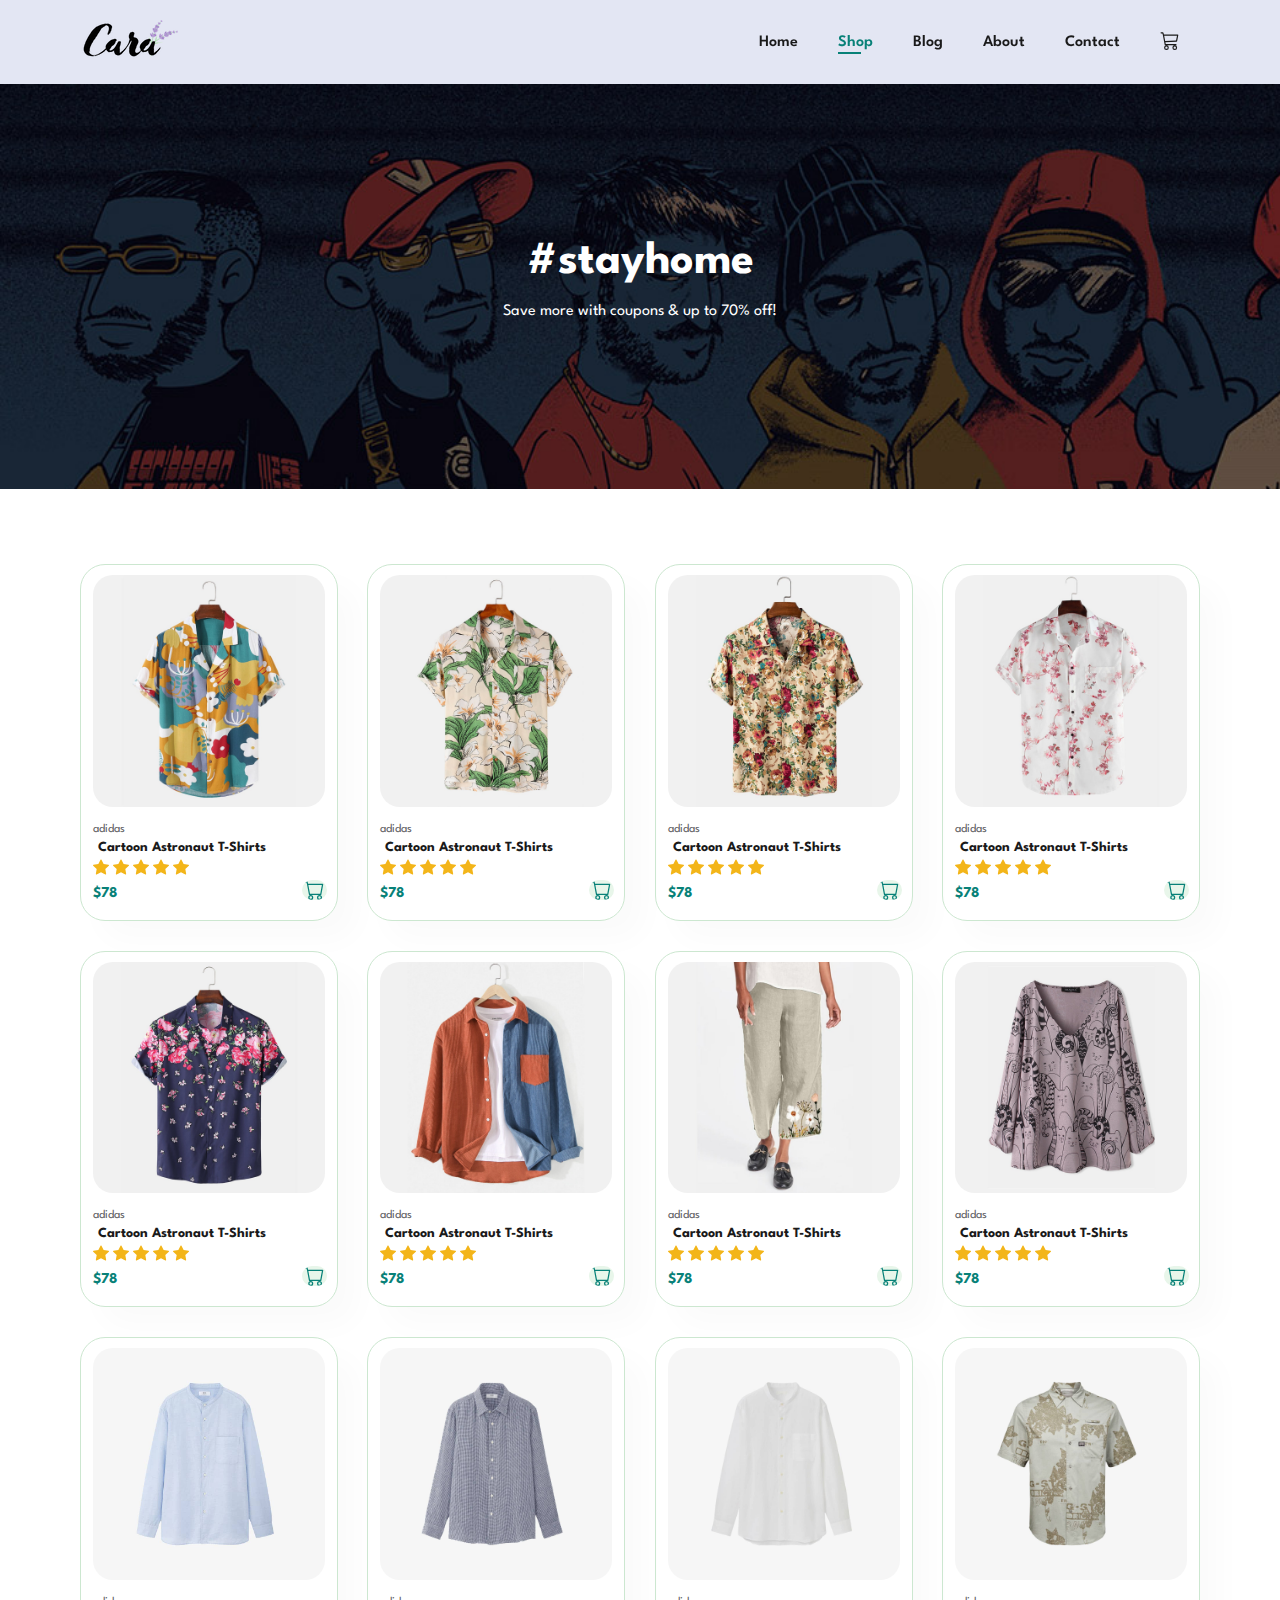
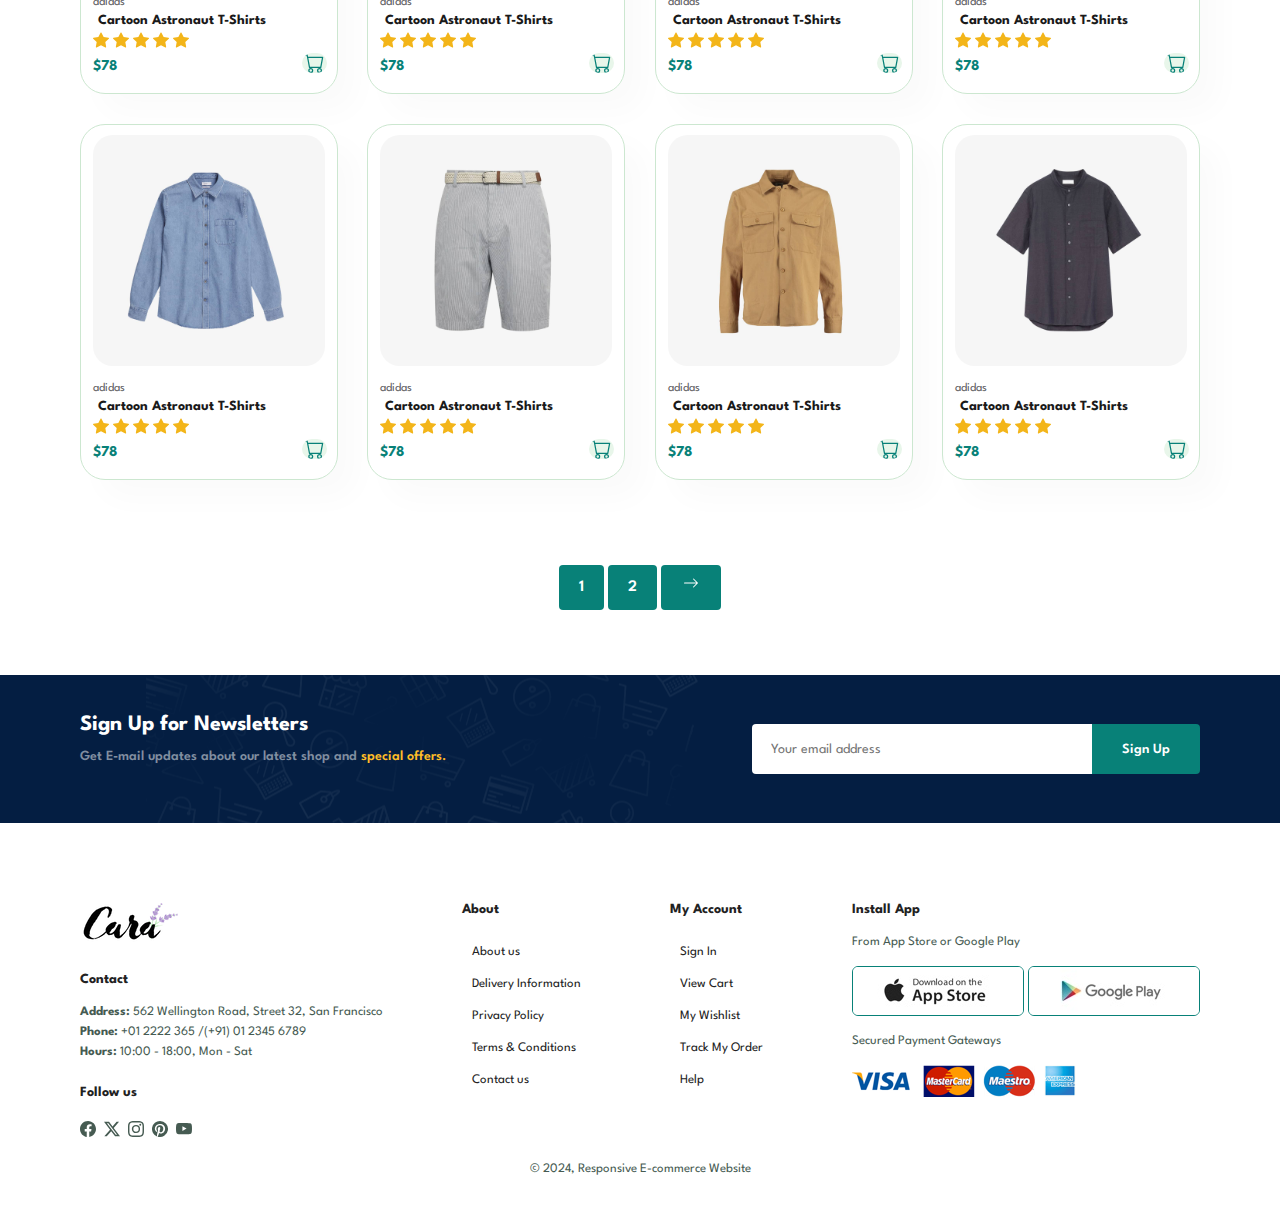
<file: shop.html>
<!DOCTYPE html>
<html lang="en">

<head>
    <meta charset="UTF-8">
    <meta http-equiv="X-UA-Compatible" content="IE=edge">
    <meta name="viewport" content="width=device-width, initial-scale=1.0">
    <title>Responsive Ecommerce Website</title>
    <link href="https://cdn.jsdelivr.net/npm/bootstrap@5.3.3/dist/css/bootstrap.min.css" rel="stylesheet" integrity="sha384-QWTKZyjpPEjISv5WaRU9OFeRpok6YctnYmDr5pNlyT2bRjXh0JMhjY6hW+ALEwIH">

    <link rel="stylesheet" href="style.css">
</head>

<body>
    <section id="header">
        <a href="#"><img src="img/logo.png" class="logo" alt="Cara"></a>

        <div>
            <ul id="navbar">
                <li><a href="index.html">Home</a></li>
                <li><a class="active" href="shop.html">Shop</a></li>
                <li><a href="blog.html">Blog</a></li>
                <li><a href="about.html">About</a></li>
                <li><a href="contact.html">Contact</a></li>
                <li><a href="cart.html"><svg xmlns="http://www.w3.org/2000/svg" width="20" height="19" fill="currentColor" class="bi bi-cart3" viewBox="0 0 16 16">
                    <path d="M0 1.5A.5.5 0 0 1 .5 1H2a.5.5 0 0 1 .485.379L2.89 3H14.5a.5.5 0 0 1 .49.598l-1 5a.5.5 0 0 1-.465.401l-9.397.472L4.415 11H13a.5.5 0 0 1 0 1H4a.5.5 0 0 1-.491-.408L2.01 3.607 1.61 2H.5a.5.5 0 0 1-.5-.5M3.102 4l.84 4.479 9.144-.459L13.89 4zM5 12a2 2 0 1 0 0 4 2 2 0 0 0 0-4m7 0a2 2 0 1 0 0 4 2 2 0 0 0 0-4m-7 1a1 1 0 1 1 0 2 1 1 0 0 1 0-2m7 0a1 1 0 1 1 0 2 1 1 0 0 1 0-2"/>
                </svg></a></li>
                <a href="#" id="close"><svg xmlns="http://www.w3.org/2000/svg" width="16" height="16" fill="currentColor" class="bi bi-x" viewBox="0 0 16 16">
                    <path d="M4.646 4.646a.5.5 0 0 1 .708 0L8 7.293l2.646-2.647a.5.5 0 0 1 .708.708L8.707 8l2.647 2.646a.5.5 0 0 1-.708.708L8 8.707l-2.646 2.647a.5.5 0 0 1-.708-.708L7.293 8 4.646 5.354a.5.5 0 0 1 0-.708"/>
                </svg></a>
            </ul>
        </div>
        <div id="mobile">
            <a href="cart.html"><svg xmlns="http://www.w3.org/2000/svg" width="20" height="19" fill="currentColor" class="bi bi-cart3" viewBox="0 0 16 16">
                <path d="M0 1.5A.5.5 0 0 1 .5 1H2a.5.5 0 0 1 .485.379L2.89 3H14.5a.5.5 0 0 1 .49.598l-1 5a.5.5 0 0 1-.465.401l-9.397.472L4.415 11H13a.5.5 0 0 1 0 1H4a.5.5 0 0 1-.491-.408L2.01 3.607 1.61 2H.5a.5.5 0 0 1-.5-.5M3.102 4l.84 4.479 9.144-.459L13.89 4zM5 12a2 2 0 1 0 0 4 2 2 0 0 0 0-4m7 0a2 2 0 1 0 0 4 2 2 0 0 0 0-4m-7 1a1 1 0 1 1 0 2 1 1 0 0 1 0-2m7 0a1 1 0 1 1 0 2 1 1 0 0 1 0-2"/>
            </svg></a>
            <svg xmlns="http://www.w3.org/2000/svg" id="bar" width="16" height="16" fill="currentColor" class="bi bi-list" viewBox="0 0 16 16">
                <path fill-rule="evenodd" d="M2.5 12a.5.5 0 0 1 .5-.5h10a.5.5 0 0 1 0 1H3a.5.5 0 0 1-.5-.5m0-4a.5.5 0 0 1 .5-.5h10a.5.5 0 0 1 0 1H3a.5.5 0 0 1-.5-.5m0-4a.5.5 0 0 1 .5-.5h10a.5.5 0 0 1 0 1H3a.5.5 0 0 1-.5-.5"/>
            </svg>
        </div>
    </section>

    <section id="page-header">
        <h2>#stayhome</h2>
        <p>Save more with coupons & up to 70% off! </p>
    </section>

    <section id="product1" class="section-p1">
        <div class="pro-container">
            <div class="pro" onclick="window.location.href='sproduct.html';">
                <img src="img/products/f1.jpg" alt="f1">
                <div class="des">
                    <span>adidas</span>
                    <h5>Cartoon Astronaut T-Shirts</h5>
                    <div class="star">
                        <svg xmlns="http://www.w3.org/2000/svg" width="16" height="16" fill="currentColor" class="bi bi-star-fill" viewBox="0 0 16 16"><path d="M3.612 15.443c-.386.198-.824-.149-.746-.592l.83-4.73L.173 6.765c-.329-.314-.158-.888.283-.95l4.898-.696L7.538.792c.197-.39.73-.39.927 0l2.184 4.327 4.898.696c.441.062.612.636.282.95l-3.522 3.356.83 4.73c.078.443-.36.79-.746.592L8 13.187l-4.389 2.256z"/></svg>
                        <svg xmlns="http://www.w3.org/2000/svg" width="16" height="16" fill="currentColor" class="bi bi-star-fill" viewBox="0 0 16 16"><path d="M3.612 15.443c-.386.198-.824-.149-.746-.592l.83-4.73L.173 6.765c-.329-.314-.158-.888.283-.95l4.898-.696L7.538.792c.197-.39.73-.39.927 0l2.184 4.327 4.898.696c.441.062.612.636.282.95l-3.522 3.356.83 4.73c.078.443-.36.79-.746.592L8 13.187l-4.389 2.256z"/></svg>
                        <svg xmlns="http://www.w3.org/2000/svg" width="16" height="16" fill="currentColor" class="bi bi-star-fill" viewBox="0 0 16 16"><path d="M3.612 15.443c-.386.198-.824-.149-.746-.592l.83-4.73L.173 6.765c-.329-.314-.158-.888.283-.95l4.898-.696L7.538.792c.197-.39.73-.39.927 0l2.184 4.327 4.898.696c.441.062.612.636.282.95l-3.522 3.356.83 4.73c.078.443-.36.79-.746.592L8 13.187l-4.389 2.256z"/></svg>
                        <svg xmlns="http://www.w3.org/2000/svg" width="16" height="16" fill="currentColor" class="bi bi-star-fill" viewBox="0 0 16 16"><path d="M3.612 15.443c-.386.198-.824-.149-.746-.592l.83-4.73L.173 6.765c-.329-.314-.158-.888.283-.95l4.898-.696L7.538.792c.197-.39.73-.39.927 0l2.184 4.327 4.898.696c.441.062.612.636.282.95l-3.522 3.356.83 4.73c.078.443-.36.79-.746.592L8 13.187l-4.389 2.256z"/></svg>
                        <svg xmlns="http://www.w3.org/2000/svg" width="16" height="16" fill="currentColor" class="bi bi-star-fill" viewBox="0 0 16 16"><path d="M3.612 15.443c-.386.198-.824-.149-.746-.592l.83-4.73L.173 6.765c-.329-.314-.158-.888.283-.95l4.898-.696L7.538.792c.197-.39.73-.39.927 0l2.184 4.327 4.898.696c.441.062.612.636.282.95l-3.522 3.356.83 4.73c.078.443-.36.79-.746.592L8 13.187l-4.389 2.256z"/></svg>
                    </div>
                    <h4>$78</h4>
                </div>
                <a href="#"><svg xmlns="http://www.w3.org/2000/svg" width="12" height="12" fill="currentColor" class="bi bi-cart cart" viewBox="0 0 16 16"><path d="M0 1.5A.5.5 0 0 1 .5 1H2a.5.5 0 0 1 .485.379L2.89 3H14.5a.5.5 0 0 1 .491.592l-1.5 8A.5.5 0 0 1 13 12H4a.5.5 0 0 1-.491-.408L2.01 3.607 1.61 2H.5a.5.5 0 0 1-.5-.5M3.102 4l1.313 7h8.17l1.313-7zM5 12a2 2 0 1 0 0 4 2 2 0 0 0 0-4m7 0a2 2 0 1 0 0 4 2 2 0 0 0 0-4m-7 1a1 1 0 1 1 0 2 1 1 0 0 1 0-2m7 0a1 1 0 1 1 0 2 1 1 0 0 1 0-2"/></svg></a>
            </div>
            <div class="pro">
                <img src="img/products/f2.jpg" alt="f2">
                <div class="des">
                    <span>adidas</span>
                    <h5>Cartoon Astronaut T-Shirts</h5>
                    <div class="star">
                        <svg xmlns="http://www.w3.org/2000/svg" width="16" height="16" fill="currentColor" class="bi bi-star-fill" viewBox="0 0 16 16"><path d="M3.612 15.443c-.386.198-.824-.149-.746-.592l.83-4.73L.173 6.765c-.329-.314-.158-.888.283-.95l4.898-.696L7.538.792c.197-.39.73-.39.927 0l2.184 4.327 4.898.696c.441.062.612.636.282.95l-3.522 3.356.83 4.73c.078.443-.36.79-.746.592L8 13.187l-4.389 2.256z"/></svg>
                        <svg xmlns="http://www.w3.org/2000/svg" width="16" height="16" fill="currentColor" class="bi bi-star-fill" viewBox="0 0 16 16"><path d="M3.612 15.443c-.386.198-.824-.149-.746-.592l.83-4.73L.173 6.765c-.329-.314-.158-.888.283-.95l4.898-.696L7.538.792c.197-.39.73-.39.927 0l2.184 4.327 4.898.696c.441.062.612.636.282.95l-3.522 3.356.83 4.73c.078.443-.36.79-.746.592L8 13.187l-4.389 2.256z"/></svg>
                        <svg xmlns="http://www.w3.org/2000/svg" width="16" height="16" fill="currentColor" class="bi bi-star-fill" viewBox="0 0 16 16"><path d="M3.612 15.443c-.386.198-.824-.149-.746-.592l.83-4.73L.173 6.765c-.329-.314-.158-.888.283-.95l4.898-.696L7.538.792c.197-.39.73-.39.927 0l2.184 4.327 4.898.696c.441.062.612.636.282.95l-3.522 3.356.83 4.73c.078.443-.36.79-.746.592L8 13.187l-4.389 2.256z"/></svg>
                        <svg xmlns="http://www.w3.org/2000/svg" width="16" height="16" fill="currentColor" class="bi bi-star-fill" viewBox="0 0 16 16"><path d="M3.612 15.443c-.386.198-.824-.149-.746-.592l.83-4.73L.173 6.765c-.329-.314-.158-.888.283-.95l4.898-.696L7.538.792c.197-.39.73-.39.927 0l2.184 4.327 4.898.696c.441.062.612.636.282.95l-3.522 3.356.83 4.73c.078.443-.36.79-.746.592L8 13.187l-4.389 2.256z"/></svg>
                        <svg xmlns="http://www.w3.org/2000/svg" width="16" height="16" fill="currentColor" class="bi bi-star-fill" viewBox="0 0 16 16"><path d="M3.612 15.443c-.386.198-.824-.149-.746-.592l.83-4.73L.173 6.765c-.329-.314-.158-.888.283-.95l4.898-.696L7.538.792c.197-.39.73-.39.927 0l2.184 4.327 4.898.696c.441.062.612.636.282.95l-3.522 3.356.83 4.73c.078.443-.36.79-.746.592L8 13.187l-4.389 2.256z"/></svg>
                    </div>
                    <h4>$78</h4>
                </div>
                <a href="#"><svg xmlns="http://www.w3.org/2000/svg" width="12" height="12" fill="currentColor" class="bi bi-cart cart" viewBox="0 0 16 16"><path d="M0 1.5A.5.5 0 0 1 .5 1H2a.5.5 0 0 1 .485.379L2.89 3H14.5a.5.5 0 0 1 .491.592l-1.5 8A.5.5 0 0 1 13 12H4a.5.5 0 0 1-.491-.408L2.01 3.607 1.61 2H.5a.5.5 0 0 1-.5-.5M3.102 4l1.313 7h8.17l1.313-7zM5 12a2 2 0 1 0 0 4 2 2 0 0 0 0-4m7 0a2 2 0 1 0 0 4 2 2 0 0 0 0-4m-7 1a1 1 0 1 1 0 2 1 1 0 0 1 0-2m7 0a1 1 0 1 1 0 2 1 1 0 0 1 0-2"/></svg></a>
            </div>
            <div class="pro">
                <img src="img/products/f3.jpg" alt="f3">
                <div class="des">
                    <span>adidas</span>
                    <h5>Cartoon Astronaut T-Shirts</h5>
                    <div class="star">
                        <svg xmlns="http://www.w3.org/2000/svg" width="16" height="16" fill="currentColor" class="bi bi-star-fill" viewBox="0 0 16 16"><path d="M3.612 15.443c-.386.198-.824-.149-.746-.592l.83-4.73L.173 6.765c-.329-.314-.158-.888.283-.95l4.898-.696L7.538.792c.197-.39.73-.39.927 0l2.184 4.327 4.898.696c.441.062.612.636.282.95l-3.522 3.356.83 4.73c.078.443-.36.79-.746.592L8 13.187l-4.389 2.256z"/></svg>
                        <svg xmlns="http://www.w3.org/2000/svg" width="16" height="16" fill="currentColor" class="bi bi-star-fill" viewBox="0 0 16 16"><path d="M3.612 15.443c-.386.198-.824-.149-.746-.592l.83-4.73L.173 6.765c-.329-.314-.158-.888.283-.95l4.898-.696L7.538.792c.197-.39.73-.39.927 0l2.184 4.327 4.898.696c.441.062.612.636.282.95l-3.522 3.356.83 4.73c.078.443-.36.79-.746.592L8 13.187l-4.389 2.256z"/></svg>
                        <svg xmlns="http://www.w3.org/2000/svg" width="16" height="16" fill="currentColor" class="bi bi-star-fill" viewBox="0 0 16 16"><path d="M3.612 15.443c-.386.198-.824-.149-.746-.592l.83-4.73L.173 6.765c-.329-.314-.158-.888.283-.95l4.898-.696L7.538.792c.197-.39.73-.39.927 0l2.184 4.327 4.898.696c.441.062.612.636.282.95l-3.522 3.356.83 4.73c.078.443-.36.79-.746.592L8 13.187l-4.389 2.256z"/></svg>
                        <svg xmlns="http://www.w3.org/2000/svg" width="16" height="16" fill="currentColor" class="bi bi-star-fill" viewBox="0 0 16 16"><path d="M3.612 15.443c-.386.198-.824-.149-.746-.592l.83-4.73L.173 6.765c-.329-.314-.158-.888.283-.95l4.898-.696L7.538.792c.197-.39.73-.39.927 0l2.184 4.327 4.898.696c.441.062.612.636.282.95l-3.522 3.356.83 4.73c.078.443-.36.79-.746.592L8 13.187l-4.389 2.256z"/></svg>
                        <svg xmlns="http://www.w3.org/2000/svg" width="16" height="16" fill="currentColor" class="bi bi-star-fill" viewBox="0 0 16 16"><path d="M3.612 15.443c-.386.198-.824-.149-.746-.592l.83-4.73L.173 6.765c-.329-.314-.158-.888.283-.95l4.898-.696L7.538.792c.197-.39.73-.39.927 0l2.184 4.327 4.898.696c.441.062.612.636.282.95l-3.522 3.356.83 4.73c.078.443-.36.79-.746.592L8 13.187l-4.389 2.256z"/></svg>
                    </div>
                    <h4>$78</h4>
                </div>
                <a href="#"><svg xmlns="http://www.w3.org/2000/svg" width="12" height="12" fill="currentColor" class="bi bi-cart cart" viewBox="0 0 16 16"><path d="M0 1.5A.5.5 0 0 1 .5 1H2a.5.5 0 0 1 .485.379L2.89 3H14.5a.5.5 0 0 1 .491.592l-1.5 8A.5.5 0 0 1 13 12H4a.5.5 0 0 1-.491-.408L2.01 3.607 1.61 2H.5a.5.5 0 0 1-.5-.5M3.102 4l1.313 7h8.17l1.313-7zM5 12a2 2 0 1 0 0 4 2 2 0 0 0 0-4m7 0a2 2 0 1 0 0 4 2 2 0 0 0 0-4m-7 1a1 1 0 1 1 0 2 1 1 0 0 1 0-2m7 0a1 1 0 1 1 0 2 1 1 0 0 1 0-2"/></svg></a>
            </div>
            <div class="pro">
                <img src="img/products/f4.jpg" alt="f4">
                <div class="des">
                    <span>adidas</span>
                    <h5>Cartoon Astronaut T-Shirts</h5>
                    <div class="star">
                        <svg xmlns="http://www.w3.org/2000/svg" width="16" height="16" fill="currentColor" class="bi bi-star-fill" viewBox="0 0 16 16"><path d="M3.612 15.443c-.386.198-.824-.149-.746-.592l.83-4.73L.173 6.765c-.329-.314-.158-.888.283-.95l4.898-.696L7.538.792c.197-.39.73-.39.927 0l2.184 4.327 4.898.696c.441.062.612.636.282.95l-3.522 3.356.83 4.73c.078.443-.36.79-.746.592L8 13.187l-4.389 2.256z"/></svg>
                        <svg xmlns="http://www.w3.org/2000/svg" width="16" height="16" fill="currentColor" class="bi bi-star-fill" viewBox="0 0 16 16"><path d="M3.612 15.443c-.386.198-.824-.149-.746-.592l.83-4.73L.173 6.765c-.329-.314-.158-.888.283-.95l4.898-.696L7.538.792c.197-.39.73-.39.927 0l2.184 4.327 4.898.696c.441.062.612.636.282.95l-3.522 3.356.83 4.73c.078.443-.36.79-.746.592L8 13.187l-4.389 2.256z"/></svg>
                        <svg xmlns="http://www.w3.org/2000/svg" width="16" height="16" fill="currentColor" class="bi bi-star-fill" viewBox="0 0 16 16"><path d="M3.612 15.443c-.386.198-.824-.149-.746-.592l.83-4.73L.173 6.765c-.329-.314-.158-.888.283-.95l4.898-.696L7.538.792c.197-.39.73-.39.927 0l2.184 4.327 4.898.696c.441.062.612.636.282.95l-3.522 3.356.83 4.73c.078.443-.36.79-.746.592L8 13.187l-4.389 2.256z"/></svg>
                        <svg xmlns="http://www.w3.org/2000/svg" width="16" height="16" fill="currentColor" class="bi bi-star-fill" viewBox="0 0 16 16"><path d="M3.612 15.443c-.386.198-.824-.149-.746-.592l.83-4.73L.173 6.765c-.329-.314-.158-.888.283-.95l4.898-.696L7.538.792c.197-.39.73-.39.927 0l2.184 4.327 4.898.696c.441.062.612.636.282.95l-3.522 3.356.83 4.73c.078.443-.36.79-.746.592L8 13.187l-4.389 2.256z"/></svg>
                        <svg xmlns="http://www.w3.org/2000/svg" width="16" height="16" fill="currentColor" class="bi bi-star-fill" viewBox="0 0 16 16"><path d="M3.612 15.443c-.386.198-.824-.149-.746-.592l.83-4.73L.173 6.765c-.329-.314-.158-.888.283-.95l4.898-.696L7.538.792c.197-.39.73-.39.927 0l2.184 4.327 4.898.696c.441.062.612.636.282.95l-3.522 3.356.83 4.73c.078.443-.36.79-.746.592L8 13.187l-4.389 2.256z"/></svg>
                    </div>
                    <h4>$78</h4>
                </div>
                <a href="#"><svg xmlns="http://www.w3.org/2000/svg" width="12" height="12" fill="currentColor" class="bi bi-cart cart" viewBox="0 0 16 16"><path d="M0 1.5A.5.5 0 0 1 .5 1H2a.5.5 0 0 1 .485.379L2.89 3H14.5a.5.5 0 0 1 .491.592l-1.5 8A.5.5 0 0 1 13 12H4a.5.5 0 0 1-.491-.408L2.01 3.607 1.61 2H.5a.5.5 0 0 1-.5-.5M3.102 4l1.313 7h8.17l1.313-7zM5 12a2 2 0 1 0 0 4 2 2 0 0 0 0-4m7 0a2 2 0 1 0 0 4 2 2 0 0 0 0-4m-7 1a1 1 0 1 1 0 2 1 1 0 0 1 0-2m7 0a1 1 0 1 1 0 2 1 1 0 0 1 0-2"/></svg></a>
            </div>
            <div class="pro">
                <img src="img/products/f5.jpg" alt="f5">
                <div class="des">
                    <span>adidas</span>
                    <h5>Cartoon Astronaut T-Shirts</h5>
                    <div class="star">
                        <svg xmlns="http://www.w3.org/2000/svg" width="16" height="16" fill="currentColor" class="bi bi-star-fill" viewBox="0 0 16 16"><path d="M3.612 15.443c-.386.198-.824-.149-.746-.592l.83-4.73L.173 6.765c-.329-.314-.158-.888.283-.95l4.898-.696L7.538.792c.197-.39.73-.39.927 0l2.184 4.327 4.898.696c.441.062.612.636.282.95l-3.522 3.356.83 4.73c.078.443-.36.79-.746.592L8 13.187l-4.389 2.256z"/></svg>
                        <svg xmlns="http://www.w3.org/2000/svg" width="16" height="16" fill="currentColor" class="bi bi-star-fill" viewBox="0 0 16 16"><path d="M3.612 15.443c-.386.198-.824-.149-.746-.592l.83-4.73L.173 6.765c-.329-.314-.158-.888.283-.95l4.898-.696L7.538.792c.197-.39.73-.39.927 0l2.184 4.327 4.898.696c.441.062.612.636.282.95l-3.522 3.356.83 4.73c.078.443-.36.79-.746.592L8 13.187l-4.389 2.256z"/></svg>
                        <svg xmlns="http://www.w3.org/2000/svg" width="16" height="16" fill="currentColor" class="bi bi-star-fill" viewBox="0 0 16 16"><path d="M3.612 15.443c-.386.198-.824-.149-.746-.592l.83-4.73L.173 6.765c-.329-.314-.158-.888.283-.95l4.898-.696L7.538.792c.197-.39.73-.39.927 0l2.184 4.327 4.898.696c.441.062.612.636.282.95l-3.522 3.356.83 4.73c.078.443-.36.79-.746.592L8 13.187l-4.389 2.256z"/></svg>
                        <svg xmlns="http://www.w3.org/2000/svg" width="16" height="16" fill="currentColor" class="bi bi-star-fill" viewBox="0 0 16 16"><path d="M3.612 15.443c-.386.198-.824-.149-.746-.592l.83-4.73L.173 6.765c-.329-.314-.158-.888.283-.95l4.898-.696L7.538.792c.197-.39.73-.39.927 0l2.184 4.327 4.898.696c.441.062.612.636.282.95l-3.522 3.356.83 4.73c.078.443-.36.79-.746.592L8 13.187l-4.389 2.256z"/></svg>
                        <svg xmlns="http://www.w3.org/2000/svg" width="16" height="16" fill="currentColor" class="bi bi-star-fill" viewBox="0 0 16 16"><path d="M3.612 15.443c-.386.198-.824-.149-.746-.592l.83-4.73L.173 6.765c-.329-.314-.158-.888.283-.95l4.898-.696L7.538.792c.197-.39.73-.39.927 0l2.184 4.327 4.898.696c.441.062.612.636.282.95l-3.522 3.356.83 4.73c.078.443-.36.79-.746.592L8 13.187l-4.389 2.256z"/></svg>
                    </div>
                    <h4>$78</h4>
                </div>
                <a href="#"><svg xmlns="http://www.w3.org/2000/svg" width="12" height="12" fill="currentColor" class="bi bi-cart cart" viewBox="0 0 16 16"><path d="M0 1.5A.5.5 0 0 1 .5 1H2a.5.5 0 0 1 .485.379L2.89 3H14.5a.5.5 0 0 1 .491.592l-1.5 8A.5.5 0 0 1 13 12H4a.5.5 0 0 1-.491-.408L2.01 3.607 1.61 2H.5a.5.5 0 0 1-.5-.5M3.102 4l1.313 7h8.17l1.313-7zM5 12a2 2 0 1 0 0 4 2 2 0 0 0 0-4m7 0a2 2 0 1 0 0 4 2 2 0 0 0 0-4m-7 1a1 1 0 1 1 0 2 1 1 0 0 1 0-2m7 0a1 1 0 1 1 0 2 1 1 0 0 1 0-2"/></svg></a>
            </div>
            <div class="pro">
                <img src="img/products/f6.jpg" alt="f6">
                <div class="des">
                    <span>adidas</span>
                    <h5>Cartoon Astronaut T-Shirts</h5>
                    <div class="star">
                        <svg xmlns="http://www.w3.org/2000/svg" width="16" height="16" fill="currentColor" class="bi bi-star-fill" viewBox="0 0 16 16"><path d="M3.612 15.443c-.386.198-.824-.149-.746-.592l.83-4.73L.173 6.765c-.329-.314-.158-.888.283-.95l4.898-.696L7.538.792c.197-.39.73-.39.927 0l2.184 4.327 4.898.696c.441.062.612.636.282.95l-3.522 3.356.83 4.73c.078.443-.36.79-.746.592L8 13.187l-4.389 2.256z"/></svg>
                        <svg xmlns="http://www.w3.org/2000/svg" width="16" height="16" fill="currentColor" class="bi bi-star-fill" viewBox="0 0 16 16"><path d="M3.612 15.443c-.386.198-.824-.149-.746-.592l.83-4.73L.173 6.765c-.329-.314-.158-.888.283-.95l4.898-.696L7.538.792c.197-.39.73-.39.927 0l2.184 4.327 4.898.696c.441.062.612.636.282.95l-3.522 3.356.83 4.73c.078.443-.36.79-.746.592L8 13.187l-4.389 2.256z"/></svg>
                        <svg xmlns="http://www.w3.org/2000/svg" width="16" height="16" fill="currentColor" class="bi bi-star-fill" viewBox="0 0 16 16"><path d="M3.612 15.443c-.386.198-.824-.149-.746-.592l.83-4.73L.173 6.765c-.329-.314-.158-.888.283-.95l4.898-.696L7.538.792c.197-.39.73-.39.927 0l2.184 4.327 4.898.696c.441.062.612.636.282.95l-3.522 3.356.83 4.73c.078.443-.36.79-.746.592L8 13.187l-4.389 2.256z"/></svg>
                        <svg xmlns="http://www.w3.org/2000/svg" width="16" height="16" fill="currentColor" class="bi bi-star-fill" viewBox="0 0 16 16"><path d="M3.612 15.443c-.386.198-.824-.149-.746-.592l.83-4.73L.173 6.765c-.329-.314-.158-.888.283-.95l4.898-.696L7.538.792c.197-.39.73-.39.927 0l2.184 4.327 4.898.696c.441.062.612.636.282.95l-3.522 3.356.83 4.73c.078.443-.36.79-.746.592L8 13.187l-4.389 2.256z"/></svg>
                        <svg xmlns="http://www.w3.org/2000/svg" width="16" height="16" fill="currentColor" class="bi bi-star-fill" viewBox="0 0 16 16"><path d="M3.612 15.443c-.386.198-.824-.149-.746-.592l.83-4.73L.173 6.765c-.329-.314-.158-.888.283-.95l4.898-.696L7.538.792c.197-.39.73-.39.927 0l2.184 4.327 4.898.696c.441.062.612.636.282.95l-3.522 3.356.83 4.73c.078.443-.36.79-.746.592L8 13.187l-4.389 2.256z"/></svg>
                    </div>
                    <h4>$78</h4>
                </div>
                <a href="#"><svg xmlns="http://www.w3.org/2000/svg" width="12" height="12" fill="currentColor" class="bi bi-cart cart" viewBox="0 0 16 16"><path d="M0 1.5A.5.5 0 0 1 .5 1H2a.5.5 0 0 1 .485.379L2.89 3H14.5a.5.5 0 0 1 .491.592l-1.5 8A.5.5 0 0 1 13 12H4a.5.5 0 0 1-.491-.408L2.01 3.607 1.61 2H.5a.5.5 0 0 1-.5-.5M3.102 4l1.313 7h8.17l1.313-7zM5 12a2 2 0 1 0 0 4 2 2 0 0 0 0-4m7 0a2 2 0 1 0 0 4 2 2 0 0 0 0-4m-7 1a1 1 0 1 1 0 2 1 1 0 0 1 0-2m7 0a1 1 0 1 1 0 2 1 1 0 0 1 0-2"/></svg></a>
            </div>
            <div class="pro">
                <img src="img/products/f7.jpg" alt="f7">
                <div class="des">
                    <span>adidas</span>
                    <h5>Cartoon Astronaut T-Shirts</h5>
                    <div class="star">
                        <svg xmlns="http://www.w3.org/2000/svg" width="16" height="16" fill="currentColor" class="bi bi-star-fill" viewBox="0 0 16 16"><path d="M3.612 15.443c-.386.198-.824-.149-.746-.592l.83-4.73L.173 6.765c-.329-.314-.158-.888.283-.95l4.898-.696L7.538.792c.197-.39.73-.39.927 0l2.184 4.327 4.898.696c.441.062.612.636.282.95l-3.522 3.356.83 4.73c.078.443-.36.79-.746.592L8 13.187l-4.389 2.256z"/></svg>
                        <svg xmlns="http://www.w3.org/2000/svg" width="16" height="16" fill="currentColor" class="bi bi-star-fill" viewBox="0 0 16 16"><path d="M3.612 15.443c-.386.198-.824-.149-.746-.592l.83-4.73L.173 6.765c-.329-.314-.158-.888.283-.95l4.898-.696L7.538.792c.197-.39.73-.39.927 0l2.184 4.327 4.898.696c.441.062.612.636.282.95l-3.522 3.356.83 4.73c.078.443-.36.79-.746.592L8 13.187l-4.389 2.256z"/></svg>
                        <svg xmlns="http://www.w3.org/2000/svg" width="16" height="16" fill="currentColor" class="bi bi-star-fill" viewBox="0 0 16 16"><path d="M3.612 15.443c-.386.198-.824-.149-.746-.592l.83-4.73L.173 6.765c-.329-.314-.158-.888.283-.95l4.898-.696L7.538.792c.197-.39.73-.39.927 0l2.184 4.327 4.898.696c.441.062.612.636.282.95l-3.522 3.356.83 4.73c.078.443-.36.79-.746.592L8 13.187l-4.389 2.256z"/></svg>
                        <svg xmlns="http://www.w3.org/2000/svg" width="16" height="16" fill="currentColor" class="bi bi-star-fill" viewBox="0 0 16 16"><path d="M3.612 15.443c-.386.198-.824-.149-.746-.592l.83-4.73L.173 6.765c-.329-.314-.158-.888.283-.95l4.898-.696L7.538.792c.197-.39.73-.39.927 0l2.184 4.327 4.898.696c.441.062.612.636.282.95l-3.522 3.356.83 4.73c.078.443-.36.79-.746.592L8 13.187l-4.389 2.256z"/></svg>
                        <svg xmlns="http://www.w3.org/2000/svg" width="16" height="16" fill="currentColor" class="bi bi-star-fill" viewBox="0 0 16 16"><path d="M3.612 15.443c-.386.198-.824-.149-.746-.592l.83-4.73L.173 6.765c-.329-.314-.158-.888.283-.95l4.898-.696L7.538.792c.197-.39.73-.39.927 0l2.184 4.327 4.898.696c.441.062.612.636.282.95l-3.522 3.356.83 4.73c.078.443-.36.79-.746.592L8 13.187l-4.389 2.256z"/></svg>
                    </div>
                    <h4>$78</h4>
                </div>
                <a href="#"><svg xmlns="http://www.w3.org/2000/svg" width="12" height="12" fill="currentColor" class="bi bi-cart cart" viewBox="0 0 16 16"><path d="M0 1.5A.5.5 0 0 1 .5 1H2a.5.5 0 0 1 .485.379L2.89 3H14.5a.5.5 0 0 1 .491.592l-1.5 8A.5.5 0 0 1 13 12H4a.5.5 0 0 1-.491-.408L2.01 3.607 1.61 2H.5a.5.5 0 0 1-.5-.5M3.102 4l1.313 7h8.17l1.313-7zM5 12a2 2 0 1 0 0 4 2 2 0 0 0 0-4m7 0a2 2 0 1 0 0 4 2 2 0 0 0 0-4m-7 1a1 1 0 1 1 0 2 1 1 0 0 1 0-2m7 0a1 1 0 1 1 0 2 1 1 0 0 1 0-2"/></svg></a>
            </div>
            <div class="pro">
                <img src="img/products/f8.jpg" alt="f8">
                <div class="des">
                    <span>adidas</span>
                    <h5>Cartoon Astronaut T-Shirts</h5>
                    <div class="star">
                        <svg xmlns="http://www.w3.org/2000/svg" width="16" height="16" fill="currentColor" class="bi bi-star-fill" viewBox="0 0 16 16"><path d="M3.612 15.443c-.386.198-.824-.149-.746-.592l.83-4.73L.173 6.765c-.329-.314-.158-.888.283-.95l4.898-.696L7.538.792c.197-.39.73-.39.927 0l2.184 4.327 4.898.696c.441.062.612.636.282.95l-3.522 3.356.83 4.73c.078.443-.36.79-.746.592L8 13.187l-4.389 2.256z"/></svg>
                        <svg xmlns="http://www.w3.org/2000/svg" width="16" height="16" fill="currentColor" class="bi bi-star-fill" viewBox="0 0 16 16"><path d="M3.612 15.443c-.386.198-.824-.149-.746-.592l.83-4.73L.173 6.765c-.329-.314-.158-.888.283-.95l4.898-.696L7.538.792c.197-.39.73-.39.927 0l2.184 4.327 4.898.696c.441.062.612.636.282.95l-3.522 3.356.83 4.73c.078.443-.36.79-.746.592L8 13.187l-4.389 2.256z"/></svg>
                        <svg xmlns="http://www.w3.org/2000/svg" width="16" height="16" fill="currentColor" class="bi bi-star-fill" viewBox="0 0 16 16"><path d="M3.612 15.443c-.386.198-.824-.149-.746-.592l.83-4.73L.173 6.765c-.329-.314-.158-.888.283-.95l4.898-.696L7.538.792c.197-.39.73-.39.927 0l2.184 4.327 4.898.696c.441.062.612.636.282.95l-3.522 3.356.83 4.73c.078.443-.36.79-.746.592L8 13.187l-4.389 2.256z"/></svg>
                        <svg xmlns="http://www.w3.org/2000/svg" width="16" height="16" fill="currentColor" class="bi bi-star-fill" viewBox="0 0 16 16"><path d="M3.612 15.443c-.386.198-.824-.149-.746-.592l.83-4.73L.173 6.765c-.329-.314-.158-.888.283-.95l4.898-.696L7.538.792c.197-.39.73-.39.927 0l2.184 4.327 4.898.696c.441.062.612.636.282.95l-3.522 3.356.83 4.73c.078.443-.36.79-.746.592L8 13.187l-4.389 2.256z"/></svg>
                        <svg xmlns="http://www.w3.org/2000/svg" width="16" height="16" fill="currentColor" class="bi bi-star-fill" viewBox="0 0 16 16"><path d="M3.612 15.443c-.386.198-.824-.149-.746-.592l.83-4.73L.173 6.765c-.329-.314-.158-.888.283-.95l4.898-.696L7.538.792c.197-.39.73-.39.927 0l2.184 4.327 4.898.696c.441.062.612.636.282.95l-3.522 3.356.83 4.73c.078.443-.36.79-.746.592L8 13.187l-4.389 2.256z"/></svg>
                    </div>
                    <h4>$78</h4>
                </div>
                <a href="#"><svg xmlns="http://www.w3.org/2000/svg" width="12" height="12" fill="currentColor" class="bi bi-cart cart" viewBox="0 0 16 16"><path d="M0 1.5A.5.5 0 0 1 .5 1H2a.5.5 0 0 1 .485.379L2.89 3H14.5a.5.5 0 0 1 .491.592l-1.5 8A.5.5 0 0 1 13 12H4a.5.5 0 0 1-.491-.408L2.01 3.607 1.61 2H.5a.5.5 0 0 1-.5-.5M3.102 4l1.313 7h8.17l1.313-7zM5 12a2 2 0 1 0 0 4 2 2 0 0 0 0-4m7 0a2 2 0 1 0 0 4 2 2 0 0 0 0-4m-7 1a1 1 0 1 1 0 2 1 1 0 0 1 0-2m7 0a1 1 0 1 1 0 2 1 1 0 0 1 0-2"/></svg></a>
            </div>
            <div class="pro">
                <img src="img/products/n1.jpg" alt="n1">
                <div class="des">
                    <span>adidas</span>
                    <h5>Cartoon Astronaut T-Shirts</h5>
                    <div class="star">
                        <svg xmlns="http://www.w3.org/2000/svg" width="16" height="16" fill="currentColor" class="bi bi-star-fill" viewBox="0 0 16 16"><path d="M3.612 15.443c-.386.198-.824-.149-.746-.592l.83-4.73L.173 6.765c-.329-.314-.158-.888.283-.95l4.898-.696L7.538.792c.197-.39.73-.39.927 0l2.184 4.327 4.898.696c.441.062.612.636.282.95l-3.522 3.356.83 4.73c.078.443-.36.79-.746.592L8 13.187l-4.389 2.256z"/></svg>
                        <svg xmlns="http://www.w3.org/2000/svg" width="16" height="16" fill="currentColor" class="bi bi-star-fill" viewBox="0 0 16 16"><path d="M3.612 15.443c-.386.198-.824-.149-.746-.592l.83-4.73L.173 6.765c-.329-.314-.158-.888.283-.95l4.898-.696L7.538.792c.197-.39.73-.39.927 0l2.184 4.327 4.898.696c.441.062.612.636.282.95l-3.522 3.356.83 4.73c.078.443-.36.79-.746.592L8 13.187l-4.389 2.256z"/></svg>
                        <svg xmlns="http://www.w3.org/2000/svg" width="16" height="16" fill="currentColor" class="bi bi-star-fill" viewBox="0 0 16 16"><path d="M3.612 15.443c-.386.198-.824-.149-.746-.592l.83-4.73L.173 6.765c-.329-.314-.158-.888.283-.95l4.898-.696L7.538.792c.197-.39.73-.39.927 0l2.184 4.327 4.898.696c.441.062.612.636.282.95l-3.522 3.356.83 4.73c.078.443-.36.79-.746.592L8 13.187l-4.389 2.256z"/></svg>
                        <svg xmlns="http://www.w3.org/2000/svg" width="16" height="16" fill="currentColor" class="bi bi-star-fill" viewBox="0 0 16 16"><path d="M3.612 15.443c-.386.198-.824-.149-.746-.592l.83-4.73L.173 6.765c-.329-.314-.158-.888.283-.95l4.898-.696L7.538.792c.197-.39.73-.39.927 0l2.184 4.327 4.898.696c.441.062.612.636.282.95l-3.522 3.356.83 4.73c.078.443-.36.79-.746.592L8 13.187l-4.389 2.256z"/></svg>
                        <svg xmlns="http://www.w3.org/2000/svg" width="16" height="16" fill="currentColor" class="bi bi-star-fill" viewBox="0 0 16 16"><path d="M3.612 15.443c-.386.198-.824-.149-.746-.592l.83-4.73L.173 6.765c-.329-.314-.158-.888.283-.95l4.898-.696L7.538.792c.197-.39.73-.39.927 0l2.184 4.327 4.898.696c.441.062.612.636.282.95l-3.522 3.356.83 4.73c.078.443-.36.79-.746.592L8 13.187l-4.389 2.256z"/></svg>
                    </div>
                    <h4>$78</h4>
                </div>
                <a href="#"><svg xmlns="http://www.w3.org/2000/svg" width="12" height="12" fill="currentColor" class="bi bi-cart cart" viewBox="0 0 16 16"><path d="M0 1.5A.5.5 0 0 1 .5 1H2a.5.5 0 0 1 .485.379L2.89 3H14.5a.5.5 0 0 1 .491.592l-1.5 8A.5.5 0 0 1 13 12H4a.5.5 0 0 1-.491-.408L2.01 3.607 1.61 2H.5a.5.5 0 0 1-.5-.5M3.102 4l1.313 7h8.17l1.313-7zM5 12a2 2 0 1 0 0 4 2 2 0 0 0 0-4m7 0a2 2 0 1 0 0 4 2 2 0 0 0 0-4m-7 1a1 1 0 1 1 0 2 1 1 0 0 1 0-2m7 0a1 1 0 1 1 0 2 1 1 0 0 1 0-2"/></svg></a>
            </div>
            <div class="pro">
                <img src="img/products/n2.jpg" alt="n2">
                <div class="des">
                    <span>adidas</span>
                    <h5>Cartoon Astronaut T-Shirts</h5>
                    <div class="star">
                        <svg xmlns="http://www.w3.org/2000/svg" width="16" height="16" fill="currentColor" class="bi bi-star-fill" viewBox="0 0 16 16"><path d="M3.612 15.443c-.386.198-.824-.149-.746-.592l.83-4.73L.173 6.765c-.329-.314-.158-.888.283-.95l4.898-.696L7.538.792c.197-.39.73-.39.927 0l2.184 4.327 4.898.696c.441.062.612.636.282.95l-3.522 3.356.83 4.73c.078.443-.36.79-.746.592L8 13.187l-4.389 2.256z"/></svg>
                        <svg xmlns="http://www.w3.org/2000/svg" width="16" height="16" fill="currentColor" class="bi bi-star-fill" viewBox="0 0 16 16"><path d="M3.612 15.443c-.386.198-.824-.149-.746-.592l.83-4.73L.173 6.765c-.329-.314-.158-.888.283-.95l4.898-.696L7.538.792c.197-.39.73-.39.927 0l2.184 4.327 4.898.696c.441.062.612.636.282.95l-3.522 3.356.83 4.73c.078.443-.36.79-.746.592L8 13.187l-4.389 2.256z"/></svg>
                        <svg xmlns="http://www.w3.org/2000/svg" width="16" height="16" fill="currentColor" class="bi bi-star-fill" viewBox="0 0 16 16"><path d="M3.612 15.443c-.386.198-.824-.149-.746-.592l.83-4.73L.173 6.765c-.329-.314-.158-.888.283-.95l4.898-.696L7.538.792c.197-.39.73-.39.927 0l2.184 4.327 4.898.696c.441.062.612.636.282.95l-3.522 3.356.83 4.73c.078.443-.36.79-.746.592L8 13.187l-4.389 2.256z"/></svg>
                        <svg xmlns="http://www.w3.org/2000/svg" width="16" height="16" fill="currentColor" class="bi bi-star-fill" viewBox="0 0 16 16"><path d="M3.612 15.443c-.386.198-.824-.149-.746-.592l.83-4.73L.173 6.765c-.329-.314-.158-.888.283-.95l4.898-.696L7.538.792c.197-.39.73-.39.927 0l2.184 4.327 4.898.696c.441.062.612.636.282.95l-3.522 3.356.83 4.73c.078.443-.36.79-.746.592L8 13.187l-4.389 2.256z"/></svg>
                        <svg xmlns="http://www.w3.org/2000/svg" width="16" height="16" fill="currentColor" class="bi bi-star-fill" viewBox="0 0 16 16"><path d="M3.612 15.443c-.386.198-.824-.149-.746-.592l.83-4.73L.173 6.765c-.329-.314-.158-.888.283-.95l4.898-.696L7.538.792c.197-.39.73-.39.927 0l2.184 4.327 4.898.696c.441.062.612.636.282.95l-3.522 3.356.83 4.73c.078.443-.36.79-.746.592L8 13.187l-4.389 2.256z"/></svg>
                    </div>
                    <h4>$78</h4>
                </div>
                <a href="#"><svg xmlns="http://www.w3.org/2000/svg" width="12" height="12" fill="currentColor" class="bi bi-cart cart" viewBox="0 0 16 16"><path d="M0 1.5A.5.5 0 0 1 .5 1H2a.5.5 0 0 1 .485.379L2.89 3H14.5a.5.5 0 0 1 .491.592l-1.5 8A.5.5 0 0 1 13 12H4a.5.5 0 0 1-.491-.408L2.01 3.607 1.61 2H.5a.5.5 0 0 1-.5-.5M3.102 4l1.313 7h8.17l1.313-7zM5 12a2 2 0 1 0 0 4 2 2 0 0 0 0-4m7 0a2 2 0 1 0 0 4 2 2 0 0 0 0-4m-7 1a1 1 0 1 1 0 2 1 1 0 0 1 0-2m7 0a1 1 0 1 1 0 2 1 1 0 0 1 0-2"/></svg></a>
            </div>
            <div class="pro">
                <img src="img/products/n3.jpg" alt="n3">
                <div class="des">
                    <span>adidas</span>
                    <h5>Cartoon Astronaut T-Shirts</h5>
                    <div class="star">
                        <svg xmlns="http://www.w3.org/2000/svg" width="16" height="16" fill="currentColor" class="bi bi-star-fill" viewBox="0 0 16 16"><path d="M3.612 15.443c-.386.198-.824-.149-.746-.592l.83-4.73L.173 6.765c-.329-.314-.158-.888.283-.95l4.898-.696L7.538.792c.197-.39.73-.39.927 0l2.184 4.327 4.898.696c.441.062.612.636.282.95l-3.522 3.356.83 4.73c.078.443-.36.79-.746.592L8 13.187l-4.389 2.256z"/></svg>
                        <svg xmlns="http://www.w3.org/2000/svg" width="16" height="16" fill="currentColor" class="bi bi-star-fill" viewBox="0 0 16 16"><path d="M3.612 15.443c-.386.198-.824-.149-.746-.592l.83-4.73L.173 6.765c-.329-.314-.158-.888.283-.95l4.898-.696L7.538.792c.197-.39.73-.39.927 0l2.184 4.327 4.898.696c.441.062.612.636.282.95l-3.522 3.356.83 4.73c.078.443-.36.79-.746.592L8 13.187l-4.389 2.256z"/></svg>
                        <svg xmlns="http://www.w3.org/2000/svg" width="16" height="16" fill="currentColor" class="bi bi-star-fill" viewBox="0 0 16 16"><path d="M3.612 15.443c-.386.198-.824-.149-.746-.592l.83-4.73L.173 6.765c-.329-.314-.158-.888.283-.95l4.898-.696L7.538.792c.197-.39.73-.39.927 0l2.184 4.327 4.898.696c.441.062.612.636.282.95l-3.522 3.356.83 4.73c.078.443-.36.79-.746.592L8 13.187l-4.389 2.256z"/></svg>
                        <svg xmlns="http://www.w3.org/2000/svg" width="16" height="16" fill="currentColor" class="bi bi-star-fill" viewBox="0 0 16 16"><path d="M3.612 15.443c-.386.198-.824-.149-.746-.592l.83-4.73L.173 6.765c-.329-.314-.158-.888.283-.95l4.898-.696L7.538.792c.197-.39.73-.39.927 0l2.184 4.327 4.898.696c.441.062.612.636.282.95l-3.522 3.356.83 4.73c.078.443-.36.79-.746.592L8 13.187l-4.389 2.256z"/></svg>
                        <svg xmlns="http://www.w3.org/2000/svg" width="16" height="16" fill="currentColor" class="bi bi-star-fill" viewBox="0 0 16 16"><path d="M3.612 15.443c-.386.198-.824-.149-.746-.592l.83-4.73L.173 6.765c-.329-.314-.158-.888.283-.95l4.898-.696L7.538.792c.197-.39.73-.39.927 0l2.184 4.327 4.898.696c.441.062.612.636.282.95l-3.522 3.356.83 4.73c.078.443-.36.79-.746.592L8 13.187l-4.389 2.256z"/></svg>
                    </div>
                    <h4>$78</h4>
                </div>
                <a href="#"><svg xmlns="http://www.w3.org/2000/svg" width="12" height="12" fill="currentColor" class="bi bi-cart cart" viewBox="0 0 16 16"><path d="M0 1.5A.5.5 0 0 1 .5 1H2a.5.5 0 0 1 .485.379L2.89 3H14.5a.5.5 0 0 1 .491.592l-1.5 8A.5.5 0 0 1 13 12H4a.5.5 0 0 1-.491-.408L2.01 3.607 1.61 2H.5a.5.5 0 0 1-.5-.5M3.102 4l1.313 7h8.17l1.313-7zM5 12a2 2 0 1 0 0 4 2 2 0 0 0 0-4m7 0a2 2 0 1 0 0 4 2 2 0 0 0 0-4m-7 1a1 1 0 1 1 0 2 1 1 0 0 1 0-2m7 0a1 1 0 1 1 0 2 1 1 0 0 1 0-2"/></svg></a>
            </div>
            <div class="pro">
                <img src="img/products/n4.jpg" alt="n4">
                <div class="des">
                    <span>adidas</span>
                    <h5>Cartoon Astronaut T-Shirts</h5>
                    <div class="star">
                        <svg xmlns="http://www.w3.org/2000/svg" width="16" height="16" fill="currentColor" class="bi bi-star-fill" viewBox="0 0 16 16"><path d="M3.612 15.443c-.386.198-.824-.149-.746-.592l.83-4.73L.173 6.765c-.329-.314-.158-.888.283-.95l4.898-.696L7.538.792c.197-.39.73-.39.927 0l2.184 4.327 4.898.696c.441.062.612.636.282.95l-3.522 3.356.83 4.73c.078.443-.36.79-.746.592L8 13.187l-4.389 2.256z"/></svg>
                        <svg xmlns="http://www.w3.org/2000/svg" width="16" height="16" fill="currentColor" class="bi bi-star-fill" viewBox="0 0 16 16"><path d="M3.612 15.443c-.386.198-.824-.149-.746-.592l.83-4.73L.173 6.765c-.329-.314-.158-.888.283-.95l4.898-.696L7.538.792c.197-.39.73-.39.927 0l2.184 4.327 4.898.696c.441.062.612.636.282.95l-3.522 3.356.83 4.73c.078.443-.36.79-.746.592L8 13.187l-4.389 2.256z"/></svg>
                        <svg xmlns="http://www.w3.org/2000/svg" width="16" height="16" fill="currentColor" class="bi bi-star-fill" viewBox="0 0 16 16"><path d="M3.612 15.443c-.386.198-.824-.149-.746-.592l.83-4.73L.173 6.765c-.329-.314-.158-.888.283-.95l4.898-.696L7.538.792c.197-.39.73-.39.927 0l2.184 4.327 4.898.696c.441.062.612.636.282.95l-3.522 3.356.83 4.73c.078.443-.36.79-.746.592L8 13.187l-4.389 2.256z"/></svg>
                        <svg xmlns="http://www.w3.org/2000/svg" width="16" height="16" fill="currentColor" class="bi bi-star-fill" viewBox="0 0 16 16"><path d="M3.612 15.443c-.386.198-.824-.149-.746-.592l.83-4.73L.173 6.765c-.329-.314-.158-.888.283-.95l4.898-.696L7.538.792c.197-.39.73-.39.927 0l2.184 4.327 4.898.696c.441.062.612.636.282.95l-3.522 3.356.83 4.73c.078.443-.36.79-.746.592L8 13.187l-4.389 2.256z"/></svg>
                        <svg xmlns="http://www.w3.org/2000/svg" width="16" height="16" fill="currentColor" class="bi bi-star-fill" viewBox="0 0 16 16"><path d="M3.612 15.443c-.386.198-.824-.149-.746-.592l.83-4.73L.173 6.765c-.329-.314-.158-.888.283-.95l4.898-.696L7.538.792c.197-.39.73-.39.927 0l2.184 4.327 4.898.696c.441.062.612.636.282.95l-3.522 3.356.83 4.73c.078.443-.36.79-.746.592L8 13.187l-4.389 2.256z"/></svg>
                    </div>
                    <h4>$78</h4>
                </div>
                <a href="#"><svg xmlns="http://www.w3.org/2000/svg" width="12" height="12" fill="currentColor" class="bi bi-cart cart" viewBox="0 0 16 16"><path d="M0 1.5A.5.5 0 0 1 .5 1H2a.5.5 0 0 1 .485.379L2.89 3H14.5a.5.5 0 0 1 .491.592l-1.5 8A.5.5 0 0 1 13 12H4a.5.5 0 0 1-.491-.408L2.01 3.607 1.61 2H.5a.5.5 0 0 1-.5-.5M3.102 4l1.313 7h8.17l1.313-7zM5 12a2 2 0 1 0 0 4 2 2 0 0 0 0-4m7 0a2 2 0 1 0 0 4 2 2 0 0 0 0-4m-7 1a1 1 0 1 1 0 2 1 1 0 0 1 0-2m7 0a1 1 0 1 1 0 2 1 1 0 0 1 0-2"/></svg></a>
            </div>
            <div class="pro">
                <img src="img/products/n5.jpg" alt="n5">
                <div class="des">
                    <span>adidas</span>
                    <h5>Cartoon Astronaut T-Shirts</h5>
                    <div class="star">
                        <svg xmlns="http://www.w3.org/2000/svg" width="16" height="16" fill="currentColor" class="bi bi-star-fill" viewBox="0 0 16 16"><path d="M3.612 15.443c-.386.198-.824-.149-.746-.592l.83-4.73L.173 6.765c-.329-.314-.158-.888.283-.95l4.898-.696L7.538.792c.197-.39.73-.39.927 0l2.184 4.327 4.898.696c.441.062.612.636.282.95l-3.522 3.356.83 4.73c.078.443-.36.79-.746.592L8 13.187l-4.389 2.256z"/></svg>
                        <svg xmlns="http://www.w3.org/2000/svg" width="16" height="16" fill="currentColor" class="bi bi-star-fill" viewBox="0 0 16 16"><path d="M3.612 15.443c-.386.198-.824-.149-.746-.592l.83-4.73L.173 6.765c-.329-.314-.158-.888.283-.95l4.898-.696L7.538.792c.197-.39.73-.39.927 0l2.184 4.327 4.898.696c.441.062.612.636.282.95l-3.522 3.356.83 4.73c.078.443-.36.79-.746.592L8 13.187l-4.389 2.256z"/></svg>
                        <svg xmlns="http://www.w3.org/2000/svg" width="16" height="16" fill="currentColor" class="bi bi-star-fill" viewBox="0 0 16 16"><path d="M3.612 15.443c-.386.198-.824-.149-.746-.592l.83-4.73L.173 6.765c-.329-.314-.158-.888.283-.95l4.898-.696L7.538.792c.197-.39.73-.39.927 0l2.184 4.327 4.898.696c.441.062.612.636.282.95l-3.522 3.356.83 4.73c.078.443-.36.79-.746.592L8 13.187l-4.389 2.256z"/></svg>
                        <svg xmlns="http://www.w3.org/2000/svg" width="16" height="16" fill="currentColor" class="bi bi-star-fill" viewBox="0 0 16 16"><path d="M3.612 15.443c-.386.198-.824-.149-.746-.592l.83-4.73L.173 6.765c-.329-.314-.158-.888.283-.95l4.898-.696L7.538.792c.197-.39.73-.39.927 0l2.184 4.327 4.898.696c.441.062.612.636.282.95l-3.522 3.356.83 4.73c.078.443-.36.79-.746.592L8 13.187l-4.389 2.256z"/></svg>
                        <svg xmlns="http://www.w3.org/2000/svg" width="16" height="16" fill="currentColor" class="bi bi-star-fill" viewBox="0 0 16 16"><path d="M3.612 15.443c-.386.198-.824-.149-.746-.592l.83-4.73L.173 6.765c-.329-.314-.158-.888.283-.95l4.898-.696L7.538.792c.197-.39.73-.39.927 0l2.184 4.327 4.898.696c.441.062.612.636.282.95l-3.522 3.356.83 4.73c.078.443-.36.79-.746.592L8 13.187l-4.389 2.256z"/></svg>
                    </div>
                    <h4>$78</h4>
                </div>
                <a href="#"><svg xmlns="http://www.w3.org/2000/svg" width="12" height="12" fill="currentColor" class="bi bi-cart cart" viewBox="0 0 16 16"><path d="M0 1.5A.5.5 0 0 1 .5 1H2a.5.5 0 0 1 .485.379L2.89 3H14.5a.5.5 0 0 1 .491.592l-1.5 8A.5.5 0 0 1 13 12H4a.5.5 0 0 1-.491-.408L2.01 3.607 1.61 2H.5a.5.5 0 0 1-.5-.5M3.102 4l1.313 7h8.17l1.313-7zM5 12a2 2 0 1 0 0 4 2 2 0 0 0 0-4m7 0a2 2 0 1 0 0 4 2 2 0 0 0 0-4m-7 1a1 1 0 1 1 0 2 1 1 0 0 1 0-2m7 0a1 1 0 1 1 0 2 1 1 0 0 1 0-2"/></svg></a>
            </div>
            <div class="pro">
                <img src="img/products/n6.jpg" alt="n6">
                <div class="des">
                    <span>adidas</span>
                    <h5>Cartoon Astronaut T-Shirts</h5>
                    <div class="star">
                        <svg xmlns="http://www.w3.org/2000/svg" width="16" height="16" fill="currentColor" class="bi bi-star-fill" viewBox="0 0 16 16"><path d="M3.612 15.443c-.386.198-.824-.149-.746-.592l.83-4.73L.173 6.765c-.329-.314-.158-.888.283-.95l4.898-.696L7.538.792c.197-.39.73-.39.927 0l2.184 4.327 4.898.696c.441.062.612.636.282.95l-3.522 3.356.83 4.73c.078.443-.36.79-.746.592L8 13.187l-4.389 2.256z"/></svg>
                        <svg xmlns="http://www.w3.org/2000/svg" width="16" height="16" fill="currentColor" class="bi bi-star-fill" viewBox="0 0 16 16"><path d="M3.612 15.443c-.386.198-.824-.149-.746-.592l.83-4.73L.173 6.765c-.329-.314-.158-.888.283-.95l4.898-.696L7.538.792c.197-.39.73-.39.927 0l2.184 4.327 4.898.696c.441.062.612.636.282.95l-3.522 3.356.83 4.73c.078.443-.36.79-.746.592L8 13.187l-4.389 2.256z"/></svg>
                        <svg xmlns="http://www.w3.org/2000/svg" width="16" height="16" fill="currentColor" class="bi bi-star-fill" viewBox="0 0 16 16"><path d="M3.612 15.443c-.386.198-.824-.149-.746-.592l.83-4.73L.173 6.765c-.329-.314-.158-.888.283-.95l4.898-.696L7.538.792c.197-.39.73-.39.927 0l2.184 4.327 4.898.696c.441.062.612.636.282.95l-3.522 3.356.83 4.73c.078.443-.36.79-.746.592L8 13.187l-4.389 2.256z"/></svg>
                        <svg xmlns="http://www.w3.org/2000/svg" width="16" height="16" fill="currentColor" class="bi bi-star-fill" viewBox="0 0 16 16"><path d="M3.612 15.443c-.386.198-.824-.149-.746-.592l.83-4.73L.173 6.765c-.329-.314-.158-.888.283-.95l4.898-.696L7.538.792c.197-.39.73-.39.927 0l2.184 4.327 4.898.696c.441.062.612.636.282.95l-3.522 3.356.83 4.73c.078.443-.36.79-.746.592L8 13.187l-4.389 2.256z"/></svg>
                        <svg xmlns="http://www.w3.org/2000/svg" width="16" height="16" fill="currentColor" class="bi bi-star-fill" viewBox="0 0 16 16"><path d="M3.612 15.443c-.386.198-.824-.149-.746-.592l.83-4.73L.173 6.765c-.329-.314-.158-.888.283-.95l4.898-.696L7.538.792c.197-.39.73-.39.927 0l2.184 4.327 4.898.696c.441.062.612.636.282.95l-3.522 3.356.83 4.73c.078.443-.36.79-.746.592L8 13.187l-4.389 2.256z"/></svg>
                    </div>
                    <h4>$78</h4>
                </div>
                <a href="#"><svg xmlns="http://www.w3.org/2000/svg" width="12" height="12" fill="currentColor" class="bi bi-cart cart" viewBox="0 0 16 16"><path d="M0 1.5A.5.5 0 0 1 .5 1H2a.5.5 0 0 1 .485.379L2.89 3H14.5a.5.5 0 0 1 .491.592l-1.5 8A.5.5 0 0 1 13 12H4a.5.5 0 0 1-.491-.408L2.01 3.607 1.61 2H.5a.5.5 0 0 1-.5-.5M3.102 4l1.313 7h8.17l1.313-7zM5 12a2 2 0 1 0 0 4 2 2 0 0 0 0-4m7 0a2 2 0 1 0 0 4 2 2 0 0 0 0-4m-7 1a1 1 0 1 1 0 2 1 1 0 0 1 0-2m7 0a1 1 0 1 1 0 2 1 1 0 0 1 0-2"/></svg></a>
            </div>
            <div class="pro">
                <img src="img/products/n7.jpg" alt="n7">
                <div class="des">
                    <span>adidas</span>
                    <h5>Cartoon Astronaut T-Shirts</h5>
                    <div class="star">
                        <svg xmlns="http://www.w3.org/2000/svg" width="16" height="16" fill="currentColor" class="bi bi-star-fill" viewBox="0 0 16 16"><path d="M3.612 15.443c-.386.198-.824-.149-.746-.592l.83-4.73L.173 6.765c-.329-.314-.158-.888.283-.95l4.898-.696L7.538.792c.197-.39.73-.39.927 0l2.184 4.327 4.898.696c.441.062.612.636.282.95l-3.522 3.356.83 4.73c.078.443-.36.79-.746.592L8 13.187l-4.389 2.256z"/></svg>
                        <svg xmlns="http://www.w3.org/2000/svg" width="16" height="16" fill="currentColor" class="bi bi-star-fill" viewBox="0 0 16 16"><path d="M3.612 15.443c-.386.198-.824-.149-.746-.592l.83-4.73L.173 6.765c-.329-.314-.158-.888.283-.95l4.898-.696L7.538.792c.197-.39.73-.39.927 0l2.184 4.327 4.898.696c.441.062.612.636.282.95l-3.522 3.356.83 4.73c.078.443-.36.79-.746.592L8 13.187l-4.389 2.256z"/></svg>
                        <svg xmlns="http://www.w3.org/2000/svg" width="16" height="16" fill="currentColor" class="bi bi-star-fill" viewBox="0 0 16 16"><path d="M3.612 15.443c-.386.198-.824-.149-.746-.592l.83-4.73L.173 6.765c-.329-.314-.158-.888.283-.95l4.898-.696L7.538.792c.197-.39.73-.39.927 0l2.184 4.327 4.898.696c.441.062.612.636.282.95l-3.522 3.356.83 4.73c.078.443-.36.79-.746.592L8 13.187l-4.389 2.256z"/></svg>
                        <svg xmlns="http://www.w3.org/2000/svg" width="16" height="16" fill="currentColor" class="bi bi-star-fill" viewBox="0 0 16 16"><path d="M3.612 15.443c-.386.198-.824-.149-.746-.592l.83-4.73L.173 6.765c-.329-.314-.158-.888.283-.95l4.898-.696L7.538.792c.197-.39.73-.39.927 0l2.184 4.327 4.898.696c.441.062.612.636.282.95l-3.522 3.356.83 4.73c.078.443-.36.79-.746.592L8 13.187l-4.389 2.256z"/></svg>
                        <svg xmlns="http://www.w3.org/2000/svg" width="16" height="16" fill="currentColor" class="bi bi-star-fill" viewBox="0 0 16 16"><path d="M3.612 15.443c-.386.198-.824-.149-.746-.592l.83-4.73L.173 6.765c-.329-.314-.158-.888.283-.95l4.898-.696L7.538.792c.197-.39.73-.39.927 0l2.184 4.327 4.898.696c.441.062.612.636.282.95l-3.522 3.356.83 4.73c.078.443-.36.79-.746.592L8 13.187l-4.389 2.256z"/></svg>
                    </div>
                    <h4>$78</h4>
                </div>
                <a href="#"><svg xmlns="http://www.w3.org/2000/svg" width="12" height="12" fill="currentColor" class="bi bi-cart cart" viewBox="0 0 16 16"><path d="M0 1.5A.5.5 0 0 1 .5 1H2a.5.5 0 0 1 .485.379L2.89 3H14.5a.5.5 0 0 1 .491.592l-1.5 8A.5.5 0 0 1 13 12H4a.5.5 0 0 1-.491-.408L2.01 3.607 1.61 2H.5a.5.5 0 0 1-.5-.5M3.102 4l1.313 7h8.17l1.313-7zM5 12a2 2 0 1 0 0 4 2 2 0 0 0 0-4m7 0a2 2 0 1 0 0 4 2 2 0 0 0 0-4m-7 1a1 1 0 1 1 0 2 1 1 0 0 1 0-2m7 0a1 1 0 1 1 0 2 1 1 0 0 1 0-2"/></svg></a>
            </div>
            <div class="pro">
                <img src="img/products/n8.jpg" alt="n8">
                <div class="des">
                    <span>adidas</span>
                    <h5>Cartoon Astronaut T-Shirts</h5>
                    <div class="star">
                        <svg xmlns="http://www.w3.org/2000/svg" width="16" height="16" fill="currentColor" class="bi bi-star-fill" viewBox="0 0 16 16"><path d="M3.612 15.443c-.386.198-.824-.149-.746-.592l.83-4.73L.173 6.765c-.329-.314-.158-.888.283-.95l4.898-.696L7.538.792c.197-.39.73-.39.927 0l2.184 4.327 4.898.696c.441.062.612.636.282.95l-3.522 3.356.83 4.73c.078.443-.36.79-.746.592L8 13.187l-4.389 2.256z"/></svg>
                        <svg xmlns="http://www.w3.org/2000/svg" width="16" height="16" fill="currentColor" class="bi bi-star-fill" viewBox="0 0 16 16"><path d="M3.612 15.443c-.386.198-.824-.149-.746-.592l.83-4.73L.173 6.765c-.329-.314-.158-.888.283-.95l4.898-.696L7.538.792c.197-.39.73-.39.927 0l2.184 4.327 4.898.696c.441.062.612.636.282.95l-3.522 3.356.83 4.73c.078.443-.36.79-.746.592L8 13.187l-4.389 2.256z"/></svg>
                        <svg xmlns="http://www.w3.org/2000/svg" width="16" height="16" fill="currentColor" class="bi bi-star-fill" viewBox="0 0 16 16"><path d="M3.612 15.443c-.386.198-.824-.149-.746-.592l.83-4.73L.173 6.765c-.329-.314-.158-.888.283-.95l4.898-.696L7.538.792c.197-.39.73-.39.927 0l2.184 4.327 4.898.696c.441.062.612.636.282.95l-3.522 3.356.83 4.73c.078.443-.36.79-.746.592L8 13.187l-4.389 2.256z"/></svg>
                        <svg xmlns="http://www.w3.org/2000/svg" width="16" height="16" fill="currentColor" class="bi bi-star-fill" viewBox="0 0 16 16"><path d="M3.612 15.443c-.386.198-.824-.149-.746-.592l.83-4.73L.173 6.765c-.329-.314-.158-.888.283-.95l4.898-.696L7.538.792c.197-.39.73-.39.927 0l2.184 4.327 4.898.696c.441.062.612.636.282.95l-3.522 3.356.83 4.73c.078.443-.36.79-.746.592L8 13.187l-4.389 2.256z"/></svg>
                        <svg xmlns="http://www.w3.org/2000/svg" width="16" height="16" fill="currentColor" class="bi bi-star-fill" viewBox="0 0 16 16"><path d="M3.612 15.443c-.386.198-.824-.149-.746-.592l.83-4.73L.173 6.765c-.329-.314-.158-.888.283-.95l4.898-.696L7.538.792c.197-.39.73-.39.927 0l2.184 4.327 4.898.696c.441.062.612.636.282.95l-3.522 3.356.83 4.73c.078.443-.36.79-.746.592L8 13.187l-4.389 2.256z"/></svg>
                    </div>
                    <h4>$78</h4>
                </div>
                <a href="#"><svg xmlns="http://www.w3.org/2000/svg" width="12" height="12" fill="currentColor" class="bi bi-cart cart" viewBox="0 0 16 16"><path d="M0 1.5A.5.5 0 0 1 .5 1H2a.5.5 0 0 1 .485.379L2.89 3H14.5a.5.5 0 0 1 .491.592l-1.5 8A.5.5 0 0 1 13 12H4a.5.5 0 0 1-.491-.408L2.01 3.607 1.61 2H.5a.5.5 0 0 1-.5-.5M3.102 4l1.313 7h8.17l1.313-7zM5 12a2 2 0 1 0 0 4 2 2 0 0 0 0-4m7 0a2 2 0 1 0 0 4 2 2 0 0 0 0-4m-7 1a1 1 0 1 1 0 2 1 1 0 0 1 0-2m7 0a1 1 0 1 1 0 2 1 1 0 0 1 0-2"/></svg></a>
            </div>
        </div>
    </section>

    <section id="pageination" class="section-p1">
        <a href="#">1</a>
        <a href="#">2</a>
        <a href="#"><svg xmlns="http://www.w3.org/2000/svg" width="20" height="16" fill="currentColor" class="bi bi-arrow-right" viewBox="0 0 16 16">
            <path fill-rule="evenodd" d="M1 8a.5.5 0 0 1 .5-.5h11.793l-3.147-3.146a.5.5 0 0 1 .708-.708l4 4a.5.5 0 0 1 0 .708l-4 4a.5.5 0 0 1-.708-.708L13.293 8.5H1.5A.5.5 0 0 1 1 8"/>
        </svg></a>
    </section>

    <section id="newsletter" class="section-p1 section-m1">
        <div class="newstext">
            <h4>Sign Up for Newsletters</h4>
            <p>Get E-mail updates about our latest shop and <span>special offers.</span></p>
        </div>
        <div class="form">
            <input type="text" placeholder="Your email address">
            <button class="normal">Sign Up</button>
        </div>
    </section>

    <footer class="section-p1">
        <div class="col">
            <img class="logo" src="img/logo.png" alt="logo">
            <h4>Contact</h4>
            <p><strong>Address:</strong> 562 Wellington Road, Street 32, San Francisco</p>
            <p><strong>Phone:</strong> +01 2222 365 /(+91) 01 2345 6789</p>
            <p><strong>Hours:</strong> 10:00 - 18:00, Mon - Sat</p>
            <div class="follow">
                <h4>Follow us</h4>
                <div class="icon">
                    <svg xmlns="http://www.w3.org/2000/svg" width="20" height="20" fill="currentColor" class="bi bi-facebook" viewBox="0 0 16 16">
                        <path d="M16 8.049c0-4.446-3.582-8.05-8-8.05C3.58 0-.002 3.603-.002 8.05c0 4.017 2.926 7.347 6.75 7.951v-5.625h-2.03V8.05H6.75V6.275c0-2.017 1.195-3.131 3.022-3.131.876 0 1.791.157 1.791.157v1.98h-1.009c-.993 0-1.303.621-1.303 1.258v1.51h2.218l-.354 2.326H9.25V16c3.824-.604 6.75-3.934 6.75-7.951"/>
                    </svg>
                    <svg xmlns="http://www.w3.org/2000/svg" width="20" height="20" fill="currentColor" class="bi bi-twitter-x" viewBox="0 0 16 16">
                        <path d="M12.6.75h2.454l-5.36 6.142L16 15.25h-4.937l-3.867-5.07-4.425 5.07H.316l5.733-6.57L0 .75h5.063l3.495 4.633L12.601.75Zm-.86 13.028h1.36L4.323 2.145H2.865z"/>
                    </svg>
                    <svg xmlns="http://www.w3.org/2000/svg" width="20" height="20" fill="currentColor" class="bi bi-instagram" viewBox="0 0 16 16">
                        <path d="M8 0C5.829 0 5.556.01 4.703.048 3.85.088 3.269.222 2.76.42a3.9 3.9 0 0 0-1.417.923A3.9 3.9 0 0 0 .42 2.76C.222 3.268.087 3.85.048 4.7.01 5.555 0 5.827 0 8.001c0 2.172.01 2.444.048 3.297.04.852.174 1.433.372 1.942.205.526.478.972.923 1.417.444.445.89.719 1.416.923.51.198 1.09.333 1.942.372C5.555 15.99 5.827 16 8 16s2.444-.01 3.298-.048c.851-.04 1.434-.174 1.943-.372a3.9 3.9 0 0 0 1.416-.923c.445-.445.718-.891.923-1.417.197-.509.332-1.09.372-1.942C15.99 10.445 16 10.173 16 8s-.01-2.445-.048-3.299c-.04-.851-.175-1.433-.372-1.941a3.9 3.9 0 0 0-.923-1.417A3.9 3.9 0 0 0 13.24.42c-.51-.198-1.092-.333-1.943-.372C10.443.01 10.172 0 7.998 0zm-.717 1.442h.718c2.136 0 2.389.007 3.232.046.78.035 1.204.166 1.486.275.373.145.64.319.92.599s.453.546.598.92c.11.281.24.705.275 1.485.039.843.047 1.096.047 3.231s-.008 2.389-.047 3.232c-.035.78-.166 1.203-.275 1.485a2.5 2.5 0 0 1-.599.919c-.28.28-.546.453-.92.598-.28.11-.704.24-1.485.276-.843.038-1.096.047-3.232.047s-2.39-.009-3.233-.047c-.78-.036-1.203-.166-1.485-.276a2.5 2.5 0 0 1-.92-.598 2.5 2.5 0 0 1-.6-.92c-.109-.281-.24-.705-.275-1.485-.038-.843-.046-1.096-.046-3.233s.008-2.388.046-3.231c.036-.78.166-1.204.276-1.486.145-.373.319-.64.599-.92s.546-.453.92-.598c.282-.11.705-.24 1.485-.276.738-.034 1.024-.044 2.515-.045zm4.988 1.328a.96.96 0 1 0 0 1.92.96.96 0 0 0 0-1.92m-4.27 1.122a4.109 4.109 0 1 0 0 8.217 4.109 4.109 0 0 0 0-8.217m0 1.441a2.667 2.667 0 1 1 0 5.334 2.667 2.667 0 0 1 0-5.334"/>
                    </svg>
                    <svg xmlns="http://www.w3.org/2000/svg" width="20" height="20" fill="currentColor" class="bi bi-pinterest" viewBox="0 0 16 16">
                        <path d="M8 0a8 8 0 0 0-2.915 15.452c-.07-.633-.134-1.606.027-2.297.146-.625.938-3.977.938-3.977s-.239-.479-.239-1.187c0-1.113.645-1.943 1.448-1.943.682 0 1.012.512 1.012 1.127 0 .686-.437 1.712-.663 2.663-.188.796.4 1.446 1.185 1.446 1.422 0 2.515-1.5 2.515-3.664 0-1.915-1.377-3.254-3.342-3.254-2.276 0-3.612 1.707-3.612 3.471 0 .688.265 1.425.595 1.826a.24.24 0 0 1 .056.23c-.061.252-.196.796-.222.907-.035.146-.116.177-.268.107-1-.465-1.624-1.926-1.624-3.1 0-2.523 1.834-4.84 5.286-4.84 2.775 0 4.932 1.977 4.932 4.62 0 2.757-1.739 4.976-4.151 4.976-.811 0-1.573-.421-1.834-.919l-.498 1.902c-.181.695-.669 1.566-.995 2.097A8 8 0 1 0 8 0"/>
                    </svg>
                    <svg xmlns="http://www.w3.org/2000/svg" width="20" height="20" fill="currentColor" class="bi bi-youtube" viewBox="0 0 16 16">
                        <path d="M8.051 1.999h.089c.822.003 4.987.033 6.11.335a2.01 2.01 0 0 1 1.415 1.42c.101.38.172.883.22 1.402l.01.104.022.26.008.104c.065.914.073 1.77.074 1.957v.075c-.001.194-.01 1.108-.082 2.06l-.008.105-.009.104c-.05.572-.124 1.14-.235 1.558a2.01 2.01 0 0 1-1.415 1.42c-1.16.312-5.569.334-6.18.335h-.142c-.309 0-1.587-.006-2.927-.052l-.17-.006-.087-.004-.171-.007-.171-.007c-1.11-.049-2.167-.128-2.654-.26a2.01 2.01 0 0 1-1.415-1.419c-.111-.417-.185-.986-.235-1.558L.09 9.82l-.008-.104A31 31 0 0 1 0 7.68v-.123c.002-.215.01-.958.064-1.778l.007-.103.003-.052.008-.104.022-.26.01-.104c.048-.519.119-1.023.22-1.402a2.01 2.01 0 0 1 1.415-1.42c.487-.13 1.544-.21 2.654-.26l.17-.007.172-.006.086-.003.171-.007A100 100 0 0 1 7.858 2zM6.4 5.209v4.818l4.157-2.408z"/>
                    </svg>
                </div>
            </div>
        </div>

        <div class="col">
            <h4>About</h4>
            <a href="#">About us</a>
            <a href="#">Delivery Information</a>
            <a href="#">Privacy Policy</a>
            <a href="#">Terms & Conditions</a>
            <a href="#">Contact us</a>
        </div>
        <div class="col">
            <h4>My Account</h4>
            <a href="#">Sign In</a>
            <a href="#">View Cart</a>
            <a href="#">My Wishlist</a>
            <a href="#">Track My Order</a>
            <a href="#">Help </a>
        </div>
        <div class="col install">
            <h4>Install App</h4>
            <p>From App Store or Google Play</p>
            <div class="row">
                <img src="img/pay/app.jpg" alt="app">
                <img src="img/pay/play.jpg" alt="play">
            </div>
            <p>Secured Payment Gateways</p>
            <img src="img/pay/pay.png" alt="pay">
        </div>
        <div class="copyright">
            <p>© 2024, Responsive E-commerce Website</p>
        </div>
    </footer>

    <script src="script.js"></script>
</body>

</html>
</file>
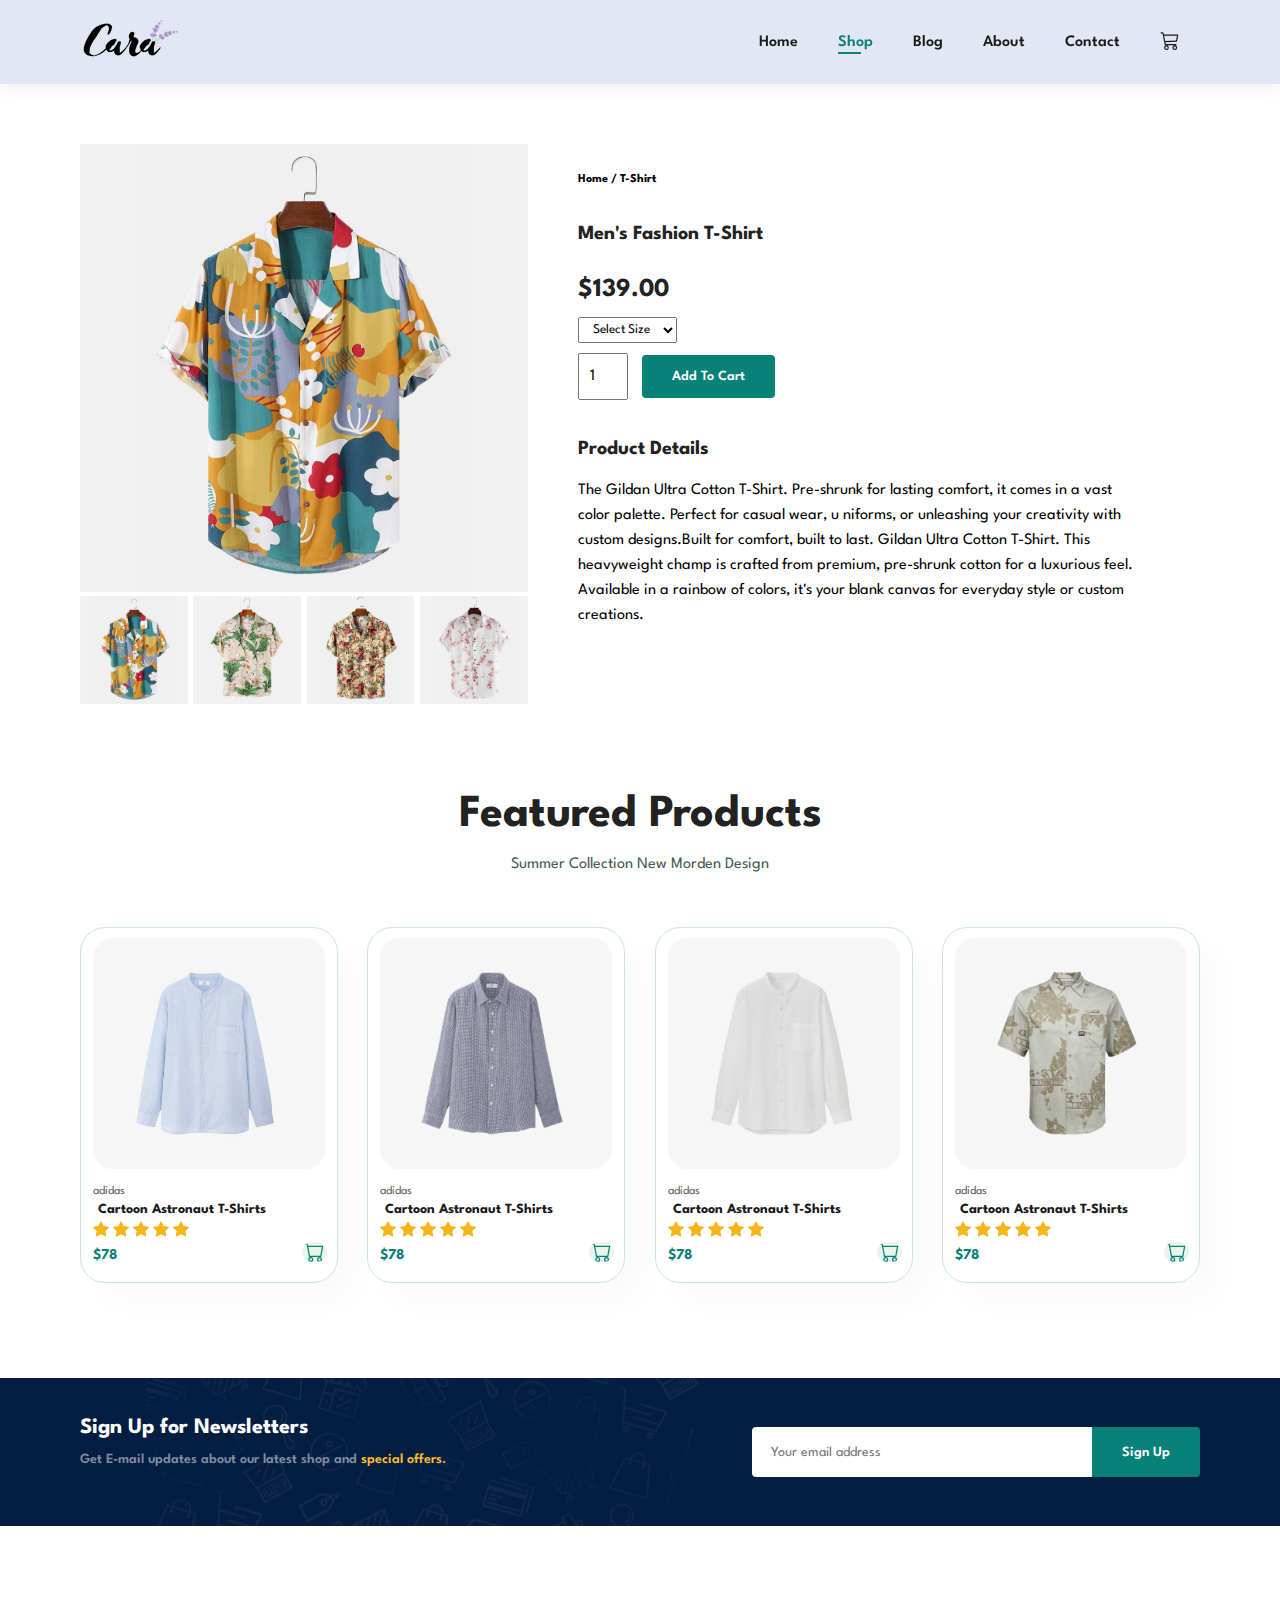
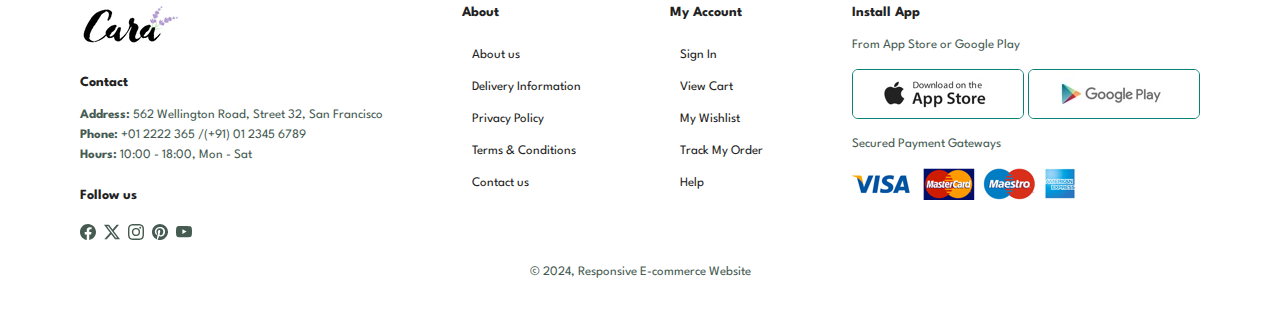
<file: sproduct.html>
<!DOCTYPE html>
<html lang="en">

<head>
    <meta charset="UTF-8">
    <meta http-equiv="X-UA-Compatible" content="IE=edge">
    <meta name="viewport" content="width=device-width, initial-scale=1.0">
    <title>Responsive Ecommerce Website</title>
    <link href="https://cdn.jsdelivr.net/npm/bootstrap@5.3.3/dist/css/bootstrap.min.css" rel="stylesheet" integrity="sha384-QWTKZyjpPEjISv5WaRU9OFeRpok6YctnYmDr5pNlyT2bRjXh0JMhjY6hW+ALEwIH">

    <link rel="stylesheet" href="style.css">
</head>

<body>
    <section id="header">
        <a href="#"><img src="img/logo.png" class="logo" alt="Cara"></a>

        <div>
            <ul id="navbar">
                <li><a href="index.html">Home</a></li>
                <li><a class="active" href="shop.html">Shop</a></li>
                <li><a href="blog.html">Blog</a></li>
                <li><a href="about.html">About</a></li>
                <li><a href="contact.html">Contact</a></li>
                <li><a href="cart.html"><svg xmlns="http://www.w3.org/2000/svg" width="20" height="19" fill="currentColor" class="bi bi-cart3" viewBox="0 0 16 16">
                    <path d="M0 1.5A.5.5 0 0 1 .5 1H2a.5.5 0 0 1 .485.379L2.89 3H14.5a.5.5 0 0 1 .49.598l-1 5a.5.5 0 0 1-.465.401l-9.397.472L4.415 11H13a.5.5 0 0 1 0 1H4a.5.5 0 0 1-.491-.408L2.01 3.607 1.61 2H.5a.5.5 0 0 1-.5-.5M3.102 4l.84 4.479 9.144-.459L13.89 4zM5 12a2 2 0 1 0 0 4 2 2 0 0 0 0-4m7 0a2 2 0 1 0 0 4 2 2 0 0 0 0-4m-7 1a1 1 0 1 1 0 2 1 1 0 0 1 0-2m7 0a1 1 0 1 1 0 2 1 1 0 0 1 0-2"/>
                </svg></a></li>
                <a href="#" id="close"><svg xmlns="http://www.w3.org/2000/svg" width="16" height="16" fill="currentColor" class="bi bi-x" viewBox="0 0 16 16">
                    <path d="M4.646 4.646a.5.5 0 0 1 .708 0L8 7.293l2.646-2.647a.5.5 0 0 1 .708.708L8.707 8l2.647 2.646a.5.5 0 0 1-.708.708L8 8.707l-2.646 2.647a.5.5 0 0 1-.708-.708L7.293 8 4.646 5.354a.5.5 0 0 1 0-.708"/>
                </svg></a>
            </ul>
        </div>
        <div id="mobile">
            <a href="cart.html"><svg xmlns="http://www.w3.org/2000/svg" width="20" height="19" fill="currentColor" class="bi bi-cart3" viewBox="0 0 16 16">
                <path d="M0 1.5A.5.5 0 0 1 .5 1H2a.5.5 0 0 1 .485.379L2.89 3H14.5a.5.5 0 0 1 .49.598l-1 5a.5.5 0 0 1-.465.401l-9.397.472L4.415 11H13a.5.5 0 0 1 0 1H4a.5.5 0 0 1-.491-.408L2.01 3.607 1.61 2H.5a.5.5 0 0 1-.5-.5M3.102 4l.84 4.479 9.144-.459L13.89 4zM5 12a2 2 0 1 0 0 4 2 2 0 0 0 0-4m7 0a2 2 0 1 0 0 4 2 2 0 0 0 0-4m-7 1a1 1 0 1 1 0 2 1 1 0 0 1 0-2m7 0a1 1 0 1 1 0 2 1 1 0 0 1 0-2"/>
            </svg></a>
            <svg xmlns="http://www.w3.org/2000/svg" id="bar" width="16" height="16" fill="currentColor" class="bi bi-list" viewBox="0 0 16 16">
                <path fill-rule="evenodd" d="M2.5 12a.5.5 0 0 1 .5-.5h10a.5.5 0 0 1 0 1H3a.5.5 0 0 1-.5-.5m0-4a.5.5 0 0 1 .5-.5h10a.5.5 0 0 1 0 1H3a.5.5 0 0 1-.5-.5m0-4a.5.5 0 0 1 .5-.5h10a.5.5 0 0 1 0 1H3a.5.5 0 0 1-.5-.5"/>
            </svg>
        </div>
    </section>

    <section id="prodetails" class="section-p1">
        <div class="single-pro-image">
            <img src="img/products/f1.jpg" width="100%" id="MainImg" alt="f1">

            <div class="small-img-group">
                <div class="small-img-col">
                    <img src="img/products/f1.jpg" width="100%" class="small-img" alt="f1">
                </div>
                <div class="small-img-col">
                    <img src="img/products/f2.jpg" width="100%" class="small-img" alt="f2">
                </div>
                <div class="small-img-col">
                    <img src="img/products/f3.jpg" width="100%" class="small-img" alt="f3">
                </div>
                <div class="small-img-col">
                    <img src="img/products/f4.jpg" width="100%" class="small-img" alt="f4">
                </div>
            </div>
        </div>

        <div class="single-pro-details">
            <h6>Home / T-Shirt</h6>
            <h4>Men's Fashion T-Shirt</h4>
            <h2>$139.00</h2>
            <select>
                <option>Select Size</option>
                <option>XL</option>
                <option>XXL</option>
                <option>Small</option>
                <option>Large</option>
            </select>
            <input type="number" value="1">
            <button class="normal">Add To Cart</button>
            <h4>Product Details</h4>
            <span>The Gildan Ultra Cotton T-Shirt. 
                Pre-shrunk for lasting comfort, it comes in a 
                vast color palette. Perfect for casual wear, u
                niforms, or unleashing your creativity with 
                custom designs.Built for comfort, built to last.
                 Gildan Ultra Cotton T-Shirt. This heavyweight 
                 champ is crafted from premium, pre-shrunk 
                 cotton for a luxurious feel. Available in a 
                 rainbow of colors, it's your blank canvas for 
                 everyday style or custom creations.</span>
        </div>
    </section>

    <section id="product1" class="section-p1">
        <h2>Featured Products</h2>
        <p>Summer Collection New Morden Design</p>
        <div class="pro-container">
            <div class="pro">
                <img src="img/products/n1.jpg" alt="n1">
                <div class="des">
                    <span>adidas</span>
                    <h5>Cartoon Astronaut T-Shirts</h5>
                    <div class="star">
                        <svg xmlns="http://www.w3.org/2000/svg" width="16" height="16" fill="currentColor" class="bi bi-star-fill" viewBox="0 0 16 16"><path d="M3.612 15.443c-.386.198-.824-.149-.746-.592l.83-4.73L.173 6.765c-.329-.314-.158-.888.283-.95l4.898-.696L7.538.792c.197-.39.73-.39.927 0l2.184 4.327 4.898.696c.441.062.612.636.282.95l-3.522 3.356.83 4.73c.078.443-.36.79-.746.592L8 13.187l-4.389 2.256z"/></svg>
                        <svg xmlns="http://www.w3.org/2000/svg" width="16" height="16" fill="currentColor" class="bi bi-star-fill" viewBox="0 0 16 16"><path d="M3.612 15.443c-.386.198-.824-.149-.746-.592l.83-4.73L.173 6.765c-.329-.314-.158-.888.283-.95l4.898-.696L7.538.792c.197-.39.73-.39.927 0l2.184 4.327 4.898.696c.441.062.612.636.282.95l-3.522 3.356.83 4.73c.078.443-.36.79-.746.592L8 13.187l-4.389 2.256z"/></svg>
                        <svg xmlns="http://www.w3.org/2000/svg" width="16" height="16" fill="currentColor" class="bi bi-star-fill" viewBox="0 0 16 16"><path d="M3.612 15.443c-.386.198-.824-.149-.746-.592l.83-4.73L.173 6.765c-.329-.314-.158-.888.283-.95l4.898-.696L7.538.792c.197-.39.73-.39.927 0l2.184 4.327 4.898.696c.441.062.612.636.282.95l-3.522 3.356.83 4.73c.078.443-.36.79-.746.592L8 13.187l-4.389 2.256z"/></svg>
                        <svg xmlns="http://www.w3.org/2000/svg" width="16" height="16" fill="currentColor" class="bi bi-star-fill" viewBox="0 0 16 16"><path d="M3.612 15.443c-.386.198-.824-.149-.746-.592l.83-4.73L.173 6.765c-.329-.314-.158-.888.283-.95l4.898-.696L7.538.792c.197-.39.73-.39.927 0l2.184 4.327 4.898.696c.441.062.612.636.282.95l-3.522 3.356.83 4.73c.078.443-.36.79-.746.592L8 13.187l-4.389 2.256z"/></svg>
                        <svg xmlns="http://www.w3.org/2000/svg" width="16" height="16" fill="currentColor" class="bi bi-star-fill" viewBox="0 0 16 16"><path d="M3.612 15.443c-.386.198-.824-.149-.746-.592l.83-4.73L.173 6.765c-.329-.314-.158-.888.283-.95l4.898-.696L7.538.792c.197-.39.73-.39.927 0l2.184 4.327 4.898.696c.441.062.612.636.282.95l-3.522 3.356.83 4.73c.078.443-.36.79-.746.592L8 13.187l-4.389 2.256z"/></svg>
                    </div>
                    <h4>$78</h4>
                </div>
                <a href="#"><svg xmlns="http://www.w3.org/2000/svg" width="12" height="12" fill="currentColor" class="bi bi-cart cart" viewBox="0 0 16 16"><path d="M0 1.5A.5.5 0 0 1 .5 1H2a.5.5 0 0 1 .485.379L2.89 3H14.5a.5.5 0 0 1 .491.592l-1.5 8A.5.5 0 0 1 13 12H4a.5.5 0 0 1-.491-.408L2.01 3.607 1.61 2H.5a.5.5 0 0 1-.5-.5M3.102 4l1.313 7h8.17l1.313-7zM5 12a2 2 0 1 0 0 4 2 2 0 0 0 0-4m7 0a2 2 0 1 0 0 4 2 2 0 0 0 0-4m-7 1a1 1 0 1 1 0 2 1 1 0 0 1 0-2m7 0a1 1 0 1 1 0 2 1 1 0 0 1 0-2"/></svg></a>
            </div>
            <div class="pro">
                <img src="img/products/n2.jpg" alt="n2">
                <div class="des">
                    <span>adidas</span>
                    <h5>Cartoon Astronaut T-Shirts</h5>
                    <div class="star">
                        <svg xmlns="http://www.w3.org/2000/svg" width="16" height="16" fill="currentColor" class="bi bi-star-fill" viewBox="0 0 16 16"><path d="M3.612 15.443c-.386.198-.824-.149-.746-.592l.83-4.73L.173 6.765c-.329-.314-.158-.888.283-.95l4.898-.696L7.538.792c.197-.39.73-.39.927 0l2.184 4.327 4.898.696c.441.062.612.636.282.95l-3.522 3.356.83 4.73c.078.443-.36.79-.746.592L8 13.187l-4.389 2.256z"/></svg>
                        <svg xmlns="http://www.w3.org/2000/svg" width="16" height="16" fill="currentColor" class="bi bi-star-fill" viewBox="0 0 16 16"><path d="M3.612 15.443c-.386.198-.824-.149-.746-.592l.83-4.73L.173 6.765c-.329-.314-.158-.888.283-.95l4.898-.696L7.538.792c.197-.39.73-.39.927 0l2.184 4.327 4.898.696c.441.062.612.636.282.95l-3.522 3.356.83 4.73c.078.443-.36.79-.746.592L8 13.187l-4.389 2.256z"/></svg>
                        <svg xmlns="http://www.w3.org/2000/svg" width="16" height="16" fill="currentColor" class="bi bi-star-fill" viewBox="0 0 16 16"><path d="M3.612 15.443c-.386.198-.824-.149-.746-.592l.83-4.73L.173 6.765c-.329-.314-.158-.888.283-.95l4.898-.696L7.538.792c.197-.39.73-.39.927 0l2.184 4.327 4.898.696c.441.062.612.636.282.95l-3.522 3.356.83 4.73c.078.443-.36.79-.746.592L8 13.187l-4.389 2.256z"/></svg>
                        <svg xmlns="http://www.w3.org/2000/svg" width="16" height="16" fill="currentColor" class="bi bi-star-fill" viewBox="0 0 16 16"><path d="M3.612 15.443c-.386.198-.824-.149-.746-.592l.83-4.73L.173 6.765c-.329-.314-.158-.888.283-.95l4.898-.696L7.538.792c.197-.39.73-.39.927 0l2.184 4.327 4.898.696c.441.062.612.636.282.95l-3.522 3.356.83 4.73c.078.443-.36.79-.746.592L8 13.187l-4.389 2.256z"/></svg>
                        <svg xmlns="http://www.w3.org/2000/svg" width="16" height="16" fill="currentColor" class="bi bi-star-fill" viewBox="0 0 16 16"><path d="M3.612 15.443c-.386.198-.824-.149-.746-.592l.83-4.73L.173 6.765c-.329-.314-.158-.888.283-.95l4.898-.696L7.538.792c.197-.39.73-.39.927 0l2.184 4.327 4.898.696c.441.062.612.636.282.95l-3.522 3.356.83 4.73c.078.443-.36.79-.746.592L8 13.187l-4.389 2.256z"/></svg>
                    </div>
                    <h4>$78</h4>
                </div>
                <a href="#"><svg xmlns="http://www.w3.org/2000/svg" width="12" height="12" fill="currentColor" class="bi bi-cart cart" viewBox="0 0 16 16"><path d="M0 1.5A.5.5 0 0 1 .5 1H2a.5.5 0 0 1 .485.379L2.89 3H14.5a.5.5 0 0 1 .491.592l-1.5 8A.5.5 0 0 1 13 12H4a.5.5 0 0 1-.491-.408L2.01 3.607 1.61 2H.5a.5.5 0 0 1-.5-.5M3.102 4l1.313 7h8.17l1.313-7zM5 12a2 2 0 1 0 0 4 2 2 0 0 0 0-4m7 0a2 2 0 1 0 0 4 2 2 0 0 0 0-4m-7 1a1 1 0 1 1 0 2 1 1 0 0 1 0-2m7 0a1 1 0 1 1 0 2 1 1 0 0 1 0-2"/></svg></a>
            </div>
            <div class="pro">
                <img src="img/products/n3.jpg" alt="n3">
                <div class="des">
                    <span>adidas</span>
                    <h5>Cartoon Astronaut T-Shirts</h5>
                    <div class="star">
                        <svg xmlns="http://www.w3.org/2000/svg" width="16" height="16" fill="currentColor" class="bi bi-star-fill" viewBox="0 0 16 16"><path d="M3.612 15.443c-.386.198-.824-.149-.746-.592l.83-4.73L.173 6.765c-.329-.314-.158-.888.283-.95l4.898-.696L7.538.792c.197-.39.73-.39.927 0l2.184 4.327 4.898.696c.441.062.612.636.282.95l-3.522 3.356.83 4.73c.078.443-.36.79-.746.592L8 13.187l-4.389 2.256z"/></svg>
                        <svg xmlns="http://www.w3.org/2000/svg" width="16" height="16" fill="currentColor" class="bi bi-star-fill" viewBox="0 0 16 16"><path d="M3.612 15.443c-.386.198-.824-.149-.746-.592l.83-4.73L.173 6.765c-.329-.314-.158-.888.283-.95l4.898-.696L7.538.792c.197-.39.73-.39.927 0l2.184 4.327 4.898.696c.441.062.612.636.282.95l-3.522 3.356.83 4.73c.078.443-.36.79-.746.592L8 13.187l-4.389 2.256z"/></svg>
                        <svg xmlns="http://www.w3.org/2000/svg" width="16" height="16" fill="currentColor" class="bi bi-star-fill" viewBox="0 0 16 16"><path d="M3.612 15.443c-.386.198-.824-.149-.746-.592l.83-4.73L.173 6.765c-.329-.314-.158-.888.283-.95l4.898-.696L7.538.792c.197-.39.73-.39.927 0l2.184 4.327 4.898.696c.441.062.612.636.282.95l-3.522 3.356.83 4.73c.078.443-.36.79-.746.592L8 13.187l-4.389 2.256z"/></svg>
                        <svg xmlns="http://www.w3.org/2000/svg" width="16" height="16" fill="currentColor" class="bi bi-star-fill" viewBox="0 0 16 16"><path d="M3.612 15.443c-.386.198-.824-.149-.746-.592l.83-4.73L.173 6.765c-.329-.314-.158-.888.283-.95l4.898-.696L7.538.792c.197-.39.73-.39.927 0l2.184 4.327 4.898.696c.441.062.612.636.282.95l-3.522 3.356.83 4.73c.078.443-.36.79-.746.592L8 13.187l-4.389 2.256z"/></svg>
                        <svg xmlns="http://www.w3.org/2000/svg" width="16" height="16" fill="currentColor" class="bi bi-star-fill" viewBox="0 0 16 16"><path d="M3.612 15.443c-.386.198-.824-.149-.746-.592l.83-4.73L.173 6.765c-.329-.314-.158-.888.283-.95l4.898-.696L7.538.792c.197-.39.73-.39.927 0l2.184 4.327 4.898.696c.441.062.612.636.282.95l-3.522 3.356.83 4.73c.078.443-.36.79-.746.592L8 13.187l-4.389 2.256z"/></svg>
                    </div>
                    <h4>$78</h4>
                </div>
                <a href="#"><svg xmlns="http://www.w3.org/2000/svg" width="12" height="12" fill="currentColor" class="bi bi-cart cart" viewBox="0 0 16 16"><path d="M0 1.5A.5.5 0 0 1 .5 1H2a.5.5 0 0 1 .485.379L2.89 3H14.5a.5.5 0 0 1 .491.592l-1.5 8A.5.5 0 0 1 13 12H4a.5.5 0 0 1-.491-.408L2.01 3.607 1.61 2H.5a.5.5 0 0 1-.5-.5M3.102 4l1.313 7h8.17l1.313-7zM5 12a2 2 0 1 0 0 4 2 2 0 0 0 0-4m7 0a2 2 0 1 0 0 4 2 2 0 0 0 0-4m-7 1a1 1 0 1 1 0 2 1 1 0 0 1 0-2m7 0a1 1 0 1 1 0 2 1 1 0 0 1 0-2"/></svg></a>
            </div>
            <div class="pro">
                <img src="img/products/n4.jpg" alt="n4">
                <div class="des">
                    <span>adidas</span>
                    <h5>Cartoon Astronaut T-Shirts</h5>
                    <div class="star">
                        <svg xmlns="http://www.w3.org/2000/svg" width="16" height="16" fill="currentColor" class="bi bi-star-fill" viewBox="0 0 16 16"><path d="M3.612 15.443c-.386.198-.824-.149-.746-.592l.83-4.73L.173 6.765c-.329-.314-.158-.888.283-.95l4.898-.696L7.538.792c.197-.39.73-.39.927 0l2.184 4.327 4.898.696c.441.062.612.636.282.95l-3.522 3.356.83 4.73c.078.443-.36.79-.746.592L8 13.187l-4.389 2.256z"/></svg>
                        <svg xmlns="http://www.w3.org/2000/svg" width="16" height="16" fill="currentColor" class="bi bi-star-fill" viewBox="0 0 16 16"><path d="M3.612 15.443c-.386.198-.824-.149-.746-.592l.83-4.73L.173 6.765c-.329-.314-.158-.888.283-.95l4.898-.696L7.538.792c.197-.39.73-.39.927 0l2.184 4.327 4.898.696c.441.062.612.636.282.95l-3.522 3.356.83 4.73c.078.443-.36.79-.746.592L8 13.187l-4.389 2.256z"/></svg>
                        <svg xmlns="http://www.w3.org/2000/svg" width="16" height="16" fill="currentColor" class="bi bi-star-fill" viewBox="0 0 16 16"><path d="M3.612 15.443c-.386.198-.824-.149-.746-.592l.83-4.73L.173 6.765c-.329-.314-.158-.888.283-.95l4.898-.696L7.538.792c.197-.39.73-.39.927 0l2.184 4.327 4.898.696c.441.062.612.636.282.95l-3.522 3.356.83 4.73c.078.443-.36.79-.746.592L8 13.187l-4.389 2.256z"/></svg>
                        <svg xmlns="http://www.w3.org/2000/svg" width="16" height="16" fill="currentColor" class="bi bi-star-fill" viewBox="0 0 16 16"><path d="M3.612 15.443c-.386.198-.824-.149-.746-.592l.83-4.73L.173 6.765c-.329-.314-.158-.888.283-.95l4.898-.696L7.538.792c.197-.39.73-.39.927 0l2.184 4.327 4.898.696c.441.062.612.636.282.95l-3.522 3.356.83 4.73c.078.443-.36.79-.746.592L8 13.187l-4.389 2.256z"/></svg>
                        <svg xmlns="http://www.w3.org/2000/svg" width="16" height="16" fill="currentColor" class="bi bi-star-fill" viewBox="0 0 16 16"><path d="M3.612 15.443c-.386.198-.824-.149-.746-.592l.83-4.73L.173 6.765c-.329-.314-.158-.888.283-.95l4.898-.696L7.538.792c.197-.39.73-.39.927 0l2.184 4.327 4.898.696c.441.062.612.636.282.95l-3.522 3.356.83 4.73c.078.443-.36.79-.746.592L8 13.187l-4.389 2.256z"/></svg>
                    </div>
                    <h4>$78</h4>
                </div>
                <a href="#"><svg xmlns="http://www.w3.org/2000/svg" width="12" height="12" fill="currentColor" class="bi bi-cart cart" viewBox="0 0 16 16"><path d="M0 1.5A.5.5 0 0 1 .5 1H2a.5.5 0 0 1 .485.379L2.89 3H14.5a.5.5 0 0 1 .491.592l-1.5 8A.5.5 0 0 1 13 12H4a.5.5 0 0 1-.491-.408L2.01 3.607 1.61 2H.5a.5.5 0 0 1-.5-.5M3.102 4l1.313 7h8.17l1.313-7zM5 12a2 2 0 1 0 0 4 2 2 0 0 0 0-4m7 0a2 2 0 1 0 0 4 2 2 0 0 0 0-4m-7 1a1 1 0 1 1 0 2 1 1 0 0 1 0-2m7 0a1 1 0 1 1 0 2 1 1 0 0 1 0-2"/></svg></a>
            </div>
        </div>
    </section>

    <section id="newsletter" class="section-p1 section-m1">
        <div class="newstext">
            <h4>Sign Up for Newsletters</h4>
            <p>Get E-mail updates about our latest shop and <span>special offers.</span></p>
        </div>
        <div class="form">
            <input type="text" placeholder="Your email address">
            <button class="normal">Sign Up</button>
        </div>
    </section>

    <footer class="section-p1">
        <div class="col">
            <img class="logo" src="img/logo.png" alt="logo">
            <h4>Contact</h4>
            <p><strong>Address:</strong> 562 Wellington Road, Street 32, San Francisco</p>
            <p><strong>Phone:</strong> +01 2222 365 /(+91) 01 2345 6789</p>
            <p><strong>Hours:</strong> 10:00 - 18:00, Mon - Sat</p>
            <div class="follow">
                <h4>Follow us</h4>
                <div class="icon">
                    <svg xmlns="http://www.w3.org/2000/svg" width="20" height="20" fill="currentColor" class="bi bi-facebook" viewBox="0 0 16 16">
                        <path d="M16 8.049c0-4.446-3.582-8.05-8-8.05C3.58 0-.002 3.603-.002 8.05c0 4.017 2.926 7.347 6.75 7.951v-5.625h-2.03V8.05H6.75V6.275c0-2.017 1.195-3.131 3.022-3.131.876 0 1.791.157 1.791.157v1.98h-1.009c-.993 0-1.303.621-1.303 1.258v1.51h2.218l-.354 2.326H9.25V16c3.824-.604 6.75-3.934 6.75-7.951"/>
                    </svg>
                    <svg xmlns="http://www.w3.org/2000/svg" width="20" height="20" fill="currentColor" class="bi bi-twitter-x" viewBox="0 0 16 16">
                        <path d="M12.6.75h2.454l-5.36 6.142L16 15.25h-4.937l-3.867-5.07-4.425 5.07H.316l5.733-6.57L0 .75h5.063l3.495 4.633L12.601.75Zm-.86 13.028h1.36L4.323 2.145H2.865z"/>
                    </svg>
                    <svg xmlns="http://www.w3.org/2000/svg" width="20" height="20" fill="currentColor" class="bi bi-instagram" viewBox="0 0 16 16">
                        <path d="M8 0C5.829 0 5.556.01 4.703.048 3.85.088 3.269.222 2.76.42a3.9 3.9 0 0 0-1.417.923A3.9 3.9 0 0 0 .42 2.76C.222 3.268.087 3.85.048 4.7.01 5.555 0 5.827 0 8.001c0 2.172.01 2.444.048 3.297.04.852.174 1.433.372 1.942.205.526.478.972.923 1.417.444.445.89.719 1.416.923.51.198 1.09.333 1.942.372C5.555 15.99 5.827 16 8 16s2.444-.01 3.298-.048c.851-.04 1.434-.174 1.943-.372a3.9 3.9 0 0 0 1.416-.923c.445-.445.718-.891.923-1.417.197-.509.332-1.09.372-1.942C15.99 10.445 16 10.173 16 8s-.01-2.445-.048-3.299c-.04-.851-.175-1.433-.372-1.941a3.9 3.9 0 0 0-.923-1.417A3.9 3.9 0 0 0 13.24.42c-.51-.198-1.092-.333-1.943-.372C10.443.01 10.172 0 7.998 0zm-.717 1.442h.718c2.136 0 2.389.007 3.232.046.78.035 1.204.166 1.486.275.373.145.64.319.92.599s.453.546.598.92c.11.281.24.705.275 1.485.039.843.047 1.096.047 3.231s-.008 2.389-.047 3.232c-.035.78-.166 1.203-.275 1.485a2.5 2.5 0 0 1-.599.919c-.28.28-.546.453-.92.598-.28.11-.704.24-1.485.276-.843.038-1.096.047-3.232.047s-2.39-.009-3.233-.047c-.78-.036-1.203-.166-1.485-.276a2.5 2.5 0 0 1-.92-.598 2.5 2.5 0 0 1-.6-.92c-.109-.281-.24-.705-.275-1.485-.038-.843-.046-1.096-.046-3.233s.008-2.388.046-3.231c.036-.78.166-1.204.276-1.486.145-.373.319-.64.599-.92s.546-.453.92-.598c.282-.11.705-.24 1.485-.276.738-.034 1.024-.044 2.515-.045zm4.988 1.328a.96.96 0 1 0 0 1.92.96.96 0 0 0 0-1.92m-4.27 1.122a4.109 4.109 0 1 0 0 8.217 4.109 4.109 0 0 0 0-8.217m0 1.441a2.667 2.667 0 1 1 0 5.334 2.667 2.667 0 0 1 0-5.334"/>
                    </svg>
                    <svg xmlns="http://www.w3.org/2000/svg" width="20" height="20" fill="currentColor" class="bi bi-pinterest" viewBox="0 0 16 16">
                        <path d="M8 0a8 8 0 0 0-2.915 15.452c-.07-.633-.134-1.606.027-2.297.146-.625.938-3.977.938-3.977s-.239-.479-.239-1.187c0-1.113.645-1.943 1.448-1.943.682 0 1.012.512 1.012 1.127 0 .686-.437 1.712-.663 2.663-.188.796.4 1.446 1.185 1.446 1.422 0 2.515-1.5 2.515-3.664 0-1.915-1.377-3.254-3.342-3.254-2.276 0-3.612 1.707-3.612 3.471 0 .688.265 1.425.595 1.826a.24.24 0 0 1 .056.23c-.061.252-.196.796-.222.907-.035.146-.116.177-.268.107-1-.465-1.624-1.926-1.624-3.1 0-2.523 1.834-4.84 5.286-4.84 2.775 0 4.932 1.977 4.932 4.62 0 2.757-1.739 4.976-4.151 4.976-.811 0-1.573-.421-1.834-.919l-.498 1.902c-.181.695-.669 1.566-.995 2.097A8 8 0 1 0 8 0"/>
                    </svg>
                    <svg xmlns="http://www.w3.org/2000/svg" width="20" height="20" fill="currentColor" class="bi bi-youtube" viewBox="0 0 16 16">
                        <path d="M8.051 1.999h.089c.822.003 4.987.033 6.11.335a2.01 2.01 0 0 1 1.415 1.42c.101.38.172.883.22 1.402l.01.104.022.26.008.104c.065.914.073 1.77.074 1.957v.075c-.001.194-.01 1.108-.082 2.06l-.008.105-.009.104c-.05.572-.124 1.14-.235 1.558a2.01 2.01 0 0 1-1.415 1.42c-1.16.312-5.569.334-6.18.335h-.142c-.309 0-1.587-.006-2.927-.052l-.17-.006-.087-.004-.171-.007-.171-.007c-1.11-.049-2.167-.128-2.654-.26a2.01 2.01 0 0 1-1.415-1.419c-.111-.417-.185-.986-.235-1.558L.09 9.82l-.008-.104A31 31 0 0 1 0 7.68v-.123c.002-.215.01-.958.064-1.778l.007-.103.003-.052.008-.104.022-.26.01-.104c.048-.519.119-1.023.22-1.402a2.01 2.01 0 0 1 1.415-1.42c.487-.13 1.544-.21 2.654-.26l.17-.007.172-.006.086-.003.171-.007A100 100 0 0 1 7.858 2zM6.4 5.209v4.818l4.157-2.408z"/>
                    </svg>
                </div>
            </div>
        </div>

        <div class="col">
            <h4>About</h4>
            <a href="#">About us</a>
            <a href="#">Delivery Information</a>
            <a href="#">Privacy Policy</a>
            <a href="#">Terms & Conditions</a>
            <a href="#">Contact us</a>
        </div>
        <div class="col">
            <h4>My Account</h4>
            <a href="#">Sign In</a>
            <a href="#">View Cart</a>
            <a href="#">My Wishlist</a>
            <a href="#">Track My Order</a>
            <a href="#">Help </a>
        </div>
        <div class="col install">
            <h4>Install App</h4>
            <p>From App Store or Google Play</p>
            <div class="row">
                <img src="img/pay/app.jpg" alt="app">
                <img src="img/pay/play.jpg" alt="play">
            </div>
            <p>Secured Payment Gateways</p>
            <img src="img/pay/pay.png" alt="pay">
        </div>
        <div class="copyright">
            <p>© 2024, Responsive E-commerce Website</p>
        </div>
    </footer>

    <script>
        var MainImg = document.getElementById('MainImg');
        var smallimg = document.getElementsByClassName('small-img');

        smallimg[0].onclick = function(){
            MainImg.src = smallimg[0].src;
        }
        smallimg[1].onclick = function(){
            MainImg.src = smallimg[1].src;
        }
        smallimg[2].onclick = function(){
            MainImg.src = smallimg[2].src;
        }
        smallimg[3].onclick = function(){
            MainImg.src = smallimg[3].src;
        }
    </script>

    <script src="script.js"></script>
</body>

</html>
</file>
<file: style.css>
@import url("https://fonts.googleapis.com/css2?family=Spartan:wght@100;200;300;400;500;600;700;800;900&display=swap");
* {
  margin: 0;
  padding: 0;
  box-sizing: border-box;
  font-family: "Spartan", sans-serif;
}

html {
  scroll-behavior: smooth;
}

/* Global Styles */

h1 {
  font-size: 50px;
  line-height: 64px;
  color: #222;
}

h2 {
  font-size: 46px;
  line-height: 54px;
  color: #222;
}

h4 {
  font-size: 20px;
  color: #222;
}

h6 {
  font-weight: 700;
  font-size: 12px;
}

p {
  font-size: 16px;
  color: #465b52;
  margin: 15px 0 20px 0;
}

.section-p1 {
  padding: 40px 80px;
}

.section-m1 {
  margin: 40px 0;
}

button.normal{
  font-size: 14px;
  font-weight: 600;
  padding: 15px 30px;
  background-color: white;
  border-radius: 4px;
  cursor: pointer;
  border: none;
  outline: none;
  transition: 0.2s;
}

button.white{
  font-size: 13px;
  font-weight: 600;
  padding: 11px 18px;
  color: white;
  background-color: transparent;
  cursor: pointer;
  border: 1px solid white;
  outline: none;
  transition: 0.2s;
}

body {
  width: 100%;
}

#header{
  display: flex;
  align-items: center;
  justify-content: space-between;
  padding: 20px 80px;
  background: #e3e6f3;
  box-shadow: 0 5px 15px rgba(0, 0, 0, 0.06);
  z-index: 999;
  position: sticky;
  top: 0;
  left: 0;
}

#navbar{
  display: flex;
  align-items: center;
  justify-content: center; 
}
#navbar li{
  list-style: none;
  padding: 0 20px;
  position: relative;
}
#navbar li a{
  text-decoration: none;
  font-size: 16px;
  font-weight: 600;
  color: #1a1a1a;
  transition: 0.3s ease;
}
#navbar li a:hover,#navbar li a.active{
  color: #088178;
}
#navbar li a.active::after,#navbar li a:hover::after{
  content: "";
  width: 30%;
  height: 2px;
  background: #088178;
  position: absolute;
  bottom: -4px;
  left: 20px;
}
#mobile{
  display: none;
  align-items: center;
}
#close{
  display: none;
}

#hero{
  background-image: url("img/hero4.png");
  height: 90vh;
  width: 100%;
  background-size: cover;
  background-position: top 25% right 0;
  padding: 0 80px;
  display: flex;
  flex-direction: column;
  align-items: flex-start;
  justify-content: center;
}
#hero h4{
  padding-bottom: 15px;
}
#hero h1{
  color: #088178;
}
#hero button{
  background-image: url("img/button.png");
  background-color: transparent;
  color: #088178;
  border: 0;
  padding: 14px 80px 14px 65px;
  background-repeat: no-repeat;
  cursor: pointer;
  font-weight: 700;
  font-size: 15px;
}

#feature{
  display: flex;
  align-items: center;
  justify-content: space-between;
  flex-wrap: wrap;
}
#feature .fe-box{
  width: 180px;
  text-align: center;
  padding: 25px 15px;
  box-shadow: 20px 20px 34px rgba(0, 0, 0, 0.03);
  border: 1px solid #cce7d0;
  border-radius: 4px;
  margin: 15px 0;
}
#feature .fe-box:hover{
  box-shadow: 10px 10px 54px rgba(70, 62, 221, 0.1);
}
#feature .fe-box img{
  width: 100%;
  margin-bottom: 10px;
}
#feature .fe-box h6{
  padding: 9px 8px 6px 8px;
  line-height: 1;
  border-radius: 4px;
  color: #088178;
  background-color: #fddde4;
  display: inline-block;
}
#feature .fe-box:nth-child(2) h6{
  background-color: #cdebbc;
}
#feature .fe-box:nth-child(3) h6{
  background-color: #d1e8f2;
}
#feature .fe-box:nth-child(4) h6{
  background-color: #cdd4f8;
}
#feature .fe-box:nth-child(5) h6{
  background-color: #f6dbf6;
}
#feature .fe-box:nth-child(6) h6{
  background-color: #fff2e5;
}

#product1{
  text-align: center;
}
#product1 .pro-container{
  display: flex;
  justify-content: space-between;
  padding-top: 20px;
  flex-wrap: wrap;
}
#product1 .pro{
  width: 23%;
  min-width: 250px;
  padding: 10px 12px;
  border: 1px solid #cce7d0;
  border-radius: 25px;
  cursor: pointer;
  box-shadow: 20px 20px 30px rgba(0, 0, 0, 0.02);
  margin: 15px 0;
  transition: 0.2s ease;
  position: relative;
}
#product1 .pro:hover{
  box-shadow: 20px 20px 30px rgba(0, 0, 0, 0.06);
}
#product1 .pro img{
  width: 100%;
  border-radius: 20px;
}
#product1 .pro .des {
  text-align: start;
  padding: 10px 0;
}
#product1 .pro .des span{
  color: #606063;
  font-size: 12px;
}
#product1 .pro .des h5{
  padding: 5px;
  color: #1a1a1a;
  font-size: 14px;
}
#product1 .pro .des .star svg{
  font-size: 12px;
  color: rgb(243, 181, 25);
}
#product1 .pro .des h4{
  padding-top: 7px;
  font-size: 15px;
  font-weight: 700;
  color: #088178;
}
#product1 .pro .cart{
  width: 25px;
  height: 20px;
  line-height: 40px;
  border-radius: 50px;
  background-color: #e8f6ea;
  font-weight: 500;
  color: #088178;
  border-color: 1px solid #cce7d0;
  position: absolute;
  bottom: 20px;
  right: 10px;
}

#banner{
  display: flex;
  flex-direction: column;
  justify-content: center;
  align-items: center;
  text-align: center;
  background-image: url("img/banner/b2.jpg");
  width: 100%;
  height: 40vh;
  background-size: cover;
  background-position: center;
}
#banner h4{
  color: white;
  font-size: 16px;
}
#banner h2{
  color: white;
  font-size: 30px;
  padding: 10px 0;
}
#banner h2 span{
  color: #ef3636;
}
#banner button:hover{
  background: #088178;
  color: white;
}

#sm-banner{
  display: flex;
  justify-content: space-between;
  flex-wrap: wrap;
}
#sm-banner .banner-box{
  display: flex;
  flex-direction: column;
  justify-content: center;
  align-items: flex-start;
  text-align: center;
  background-image: url("img/banner/b17.jpg");
  min-width: 810px;
  height: 50vh;
  background-size: cover;
  background-position: center;
  padding: 100px;
}
#sm-banner h4{
  color: white;
  font-size: 20px;
  font-weight: 300;
}
#sm-banner h2{
  color: white;
  font-size: 28px;
  font-weight: 800;
}
#sm-banner span{
  color: white;
  font-size: 14px;
  font-weight: 500;
  padding-bottom: 15px;
}
#sm-banner .banner-box:hover button{
  background: #088178;
  border: 1px solid #088178;
  cursor: pointer;
}
#sm-banner .banner-box2{
  background-image: url("img/banner/b10.jpg");
}

#banner3{
  display: flex;
  justify-content: space-between;
  flex-wrap: wrap;
  padding: 0 80px;
}
#banner3 .banner-box{
  display: flex;
  flex-direction: column;
  justify-content: center;
  align-items: flex-start;
  text-align: center;
  background-image: url("img/banner/b7.jpg");
  min-width: 30%;
  height: 30vh;
  background-size: cover;
  background-position: center;
  padding: 35px;
  margin-bottom: 20px;
}
#banner3 .banner-box2{
  background-image: url("img/banner/b4.jpg");
}
#banner3 .banner-box3{
  background-image: url("img/banner/b18.jpg");
}
#banner3 h2{
  color: white;
  font-weight: 900;
  font-size: 22px;
}
#banner3 h3{
  color: #ec544e;
  font-weight: 800;
  font-size: 15px;
}

#newsletter{
  display: flex;
  justify-content: space-between;
  flex-wrap: wrap;
  align-items: center;
  background-image: url("img/banner/b14.png");
  background-repeat: no-repeat;
  background-position: 20% 30%;
  background-color: #041e42;
}
#newsletter h4{
  font-size: 22px;
  font-weight: 700;
  color: white;
}
#newsletter p{
  font-size: 14px;
  font-weight: 600;
  color: #818ea0;
}
#newsletter p span{
  color: #ffbd27;
}
#newsletter input{
  height: 3.125rem;
  padding: 0 1.25em;
  font-size: 14px;
  width: 100%;
  border: 1px solid transparent;
  border-radius: 4px;
  outline: none;
  border-top-right-radius: 0;
  border-bottom-right-radius: 0;
}
#newsletter button{
  background-color: #088178;
  color: white;
  white-space: nowrap;
  border-top-left-radius: 0;
  border-bottom-left-radius: 0;
}
#newsletter .form{
  display: flex;
  width: 40%;
}

footer{
  display: flex;
  flex-wrap: wrap;
  justify-content: space-between;
}
footer .col{
  display: flex;
  flex-direction: column;
  align-items: flex-start;
  margin-bottom: 20px;
}
footer .logo{
  margin-bottom: 30px;
}
footer h4{
  font-size: 14px;
  padding-bottom: 20px;
}
footer p{
  font-size: 13px;
  margin: 0 0 8px 0;
}
footer a{
  font-size: 13px;
  text-decoration: none;
  color: #222;
  margin: 10px;
}
footer .follow{
  margin-top: 20px;
}
footer .follow svg{
  color: #465b52;
  padding-right: 4px;
  cursor: pointer;
}
footer .install .row img{
  border: 1px solid #088178;
  border-radius: 6px;
}
footer .install img{
  margin: 10px 0 15px 0;
}
footer .follow svg:hover,footer a:hover{
  color: #088178;
}
footer .copyright{
  width: 100%;
  text-align: center;
}

/* shop page */
#page-header{
  background-image: url("img/banner/b1.jpg");
  width: 100%;
  height: 45vh;
  background-size: cover;
  display: flex;
  justify-content: center;
  text-align: center;
  flex-direction: column;
  padding: 14px;
}
#page-header h2,#page-header p{
  color: white;
}

#pageination{
  text-align: center;
}
#pageination a{
  text-decoration: none;
  background-color: #088178;
  padding: 15px 20px;
  border-radius: 4px;
  color: white;
  font-weight: 600;
}
#pageination a svg{
  font-size: 16px;
  font-weight: 600;
}

/* Single Product */
#prodetails{
  display: flex;
  margin-top: 20px;
}
#prodetails .single-pro-image{
  width: 40%;
  margin-right: 50px;
}
.small-img-group{
  display: flex;
  justify-content: space-between;
}
.small-img-col{
  flex-basis: 24%;
  cursor: pointer;
}
#prodetails .single-pro-details{
  width: 50%;
  padding-top: 30px;
}
#prodetails .single-pro-details h4{
  padding: 40px 0 20px 0;
}
#prodetails .single-pro-details h2{
  font-size: 26px;
}
#prodetails .single-pro-details select{
  display: block;
  padding: 5px 10px;
  margin-bottom: 10px;
}
#prodetails .single-pro-details input{
  width: 50px;
  height: 47px;
  padding-left: 10px;
  font-size: 16px;
  margin-right: 10px;
}
#prodetails .single-pro-details input:focus{
  outline: none;
}
#prodetails .single-pro-details button{
  background-color: #088178;
  color: white;
}
#prodetails .single-pro-details span{
  line-height: 25px;
}

/* Blog Page */
#page-header.blog-header{
  background-image: url("img/banner/b19.jpg");
}
#blog{
  padding: 150px 15px 0 150px;
}
#blog .blog-box{
  display: flex;
  align-items: center;
  width: 100%;
  position: relative;
  padding-bottom: 90px;
}
#blog .blog-img{
  width: 30%;
  margin-right: 40px;
}
#blog img{
  width: 100%;
  height: 300px;
  object-fit: cover;
}
#blog .blog-details{
  width: 70%;
}
#blog .blog-details a{
  text-decoration: none;
  font-size: 11px;
  color: black;
  font-weight: 700;
  position: relative;
  transition: 0.3s;
}
#blog .blog-details a::after{
  content: "";
  width: 50px;
  height: 1px;
  background-color: black;
  position: absolute;
  top: 4px;
  right: -60px;
}
#blog .blog-details a:hover{
  color: #088178;
}
#blog .blog-details a:hover::after{
  background-color: #088178;
}
#blog .blog-box h1{
  position: absolute;
  top: -40px;
  left: 0;
  font-size: 70px;
  font-weight: 700;
  color: #c9cbce;
  z-index: -9;
}

/* About Page */
#page-header.about-header{
  background-image: url("img/about/banner.png");
}
#about-head{
  display: flex;
  align-items: center;
}
#about-head img{
  width: 50%;
  height: auto;
}
#about-head div{
  padding-left: 40px;
}
#about-app{
  text-align: center;
}
#about-app .video{
  width: 70%;
  height: 100%;
  margin: 30px auto 0 auto;
}
#about-app .video video{
  width: 100%;
  height: 100%;
  border-radius: 20px;
}

/* Contact Page */
#contact-details{
  display: flex;
  align-items: center;
  justify-content: space-between;
}
#contact-details .details{
  width: 40%;
}
#contact-details .details span,#form-details form span{
  font-size: 12px;
}
#contact-details .details h2,#form-details form h2{
  font-size: 26px;
  line-height: 35px;
  padding: 20px 0;
}
#contact-details .details h3{
  font-size: 16px;
  padding-bottom: 15px;
}
#contact-details .details li{
  list-style: none;
  display: flex;
  padding: 10px 0;
}
#contact-details .details li svg{
  font-size: 14px;
  padding-right: 1.5px;
}
#contact-details .details li p{
  margin: 0;
  font-size: 14px;
}
#contact-details .map{
  width: 55%;
  height: 400px;
}
#contact-details .map iframe{
  width: 100%;
  height: 100%;
}

#form-details{
  display: flex;
  justify-content: space-between;
  margin: 30px;
  padding: 80px;
  border: 1px solid #e1e1e1;
}
#form-details form{
  width: 65%;
  display: flex;
  flex-direction: column;
  align-items: flex-start;
}
#form-details form input,#form-details form textarea{
  width: 100%;
  padding: 12px 15px;
  outline: none;
  margin-bottom: 20px;
  border: 1px solid #e1e1e1;
}
#form-details form button{
  background-color: #088178;
  color: white;
}
#form-details .people div{
  padding-bottom: 25px;
  display: flex;
  align-items: flex-start;
}
#form-details .people div img{
  width: 65px;
  height: 65px;
  object-fit: cover;
  margin-right: 15px;
}
#form-details .people div p{
  margin: 0;
  font-size: 13px;
  line-height: 25px;
}
#form-details .people div span{
  display: block;
  font-size: 16px;
  font-weight: 600;
  color: black;
}

/* Cart Page */
#cart table{
  width: 100%;
  border-collapse: collapse;
  table-layout: fixed;
  white-space: nowrap;
}
#cart table img{
  width: 70px;
}
#cart table td:nth-child(1){
  width: 100%;
  text-align: center;
}
#cart table td:nth-child(2){
  width: 150%;
  text-align: center;
}
#cart table td:nth-child(3){
  width: 250%;
  text-align: center;
}
#cart table td:nth-child(4),#cart table td:nth-child(5),#cart table td:nth-child(6){
  width: 150%;
  text-align: center;
}
#cart table td:nth-child(5) input{
  width: 70px;
  padding: 10px 5px 10px 15px;
}
#cart table thead{
  border: 1px solid #e2e9e1;
  border-left: none;
  border-right: none;
}
#cart table thead td{
  font-weight: 700;
  text-transform: uppercase;
  font-size: 13px;
  padding: 18px 0;
}
#cart table tbody tr td{
  padding-top: 15px;
}
#cart table tbody td{
  font-size: 13px;
}
#cart-add{
  display: flex;
  flex-wrap: wrap;
  justify-content: space-between;
}
#coupon{
  width: 50%;
  margin-bottom: 30px;
}
#coupon h3,#subtotal h3{
  padding-bottom: 15px;
}
#coupon input{
  padding: 10px 20px;
  outline: none;
  width: 60%;
  margin-right: 10px;
  border: 1px solid #e2e9e1;
}
#coupon button,#subtotal button{
  background-color: #088178;
  color: white;
  padding: 12px 20px;
}
#subtotal{
  width: 50%;
  margin-bottom: 30px;
  border: 1px solid #e2e9e1;
  padding: 30px;
}
#subtotal table{
  border-collapse: collapse;
  width: 100%;
  margin-bottom: 20px;
}
#subtotal table td{
  width: 50%;
  border: 1px solid #e2e9e1;
  padding: 10px;
  font-size: 13px;
}
@media (max-width:799px){
  .section-p1 {
    padding: 40px 40px;
  }
  #navbar{
    display: flex;
    flex-direction: column;
    align-items: flex-start;
    justify-content: flex-start;
    top: 0;
    right: -300px;
    height: 100vh;
    width: 300px;
    background-color: #e3e6f3;
    box-shadow: 0 40px 60px rgba(0, 0, 0, 0.1);
    padding: 80px 0 0 10px;
    transform: 0.3s;
  }
  #navbar.active{
    right: 0px;
  }
  #navbar li{
    margin-bottom: 25px;
  }
  #mobile{
    display: flex;
    align-items: center;
  }
  #mobile svg{
    color: #1a1a1a;
    font-size: 24px;
    padding-left: 20px;
  }
  #close{
    display: initial;
    position: absolute;
    left: 30px;
    top: 30px;
    color: #222;
    font-size: 24px;
  }
  #hero{
    height: 70vh;
    padding: 0 80px;
    background-position: top 30% right 30%;
  }
  #feature{
    justify-content: center;
  }
  #feature .fe-box{
    margin: 15px 15px;
  }
  #product1 .pro-container{
    justify-content: center;
  }
  #product1 .pro{
    margin: 15px 15px;
  }
  #banner{
    height: 20vh;
  }
  #sm-banner .banner-box{
    min-width: 100%;
    height: 30vh;
  }
  #banner3{
    padding: 0 40px;
  }
  #banner3 .banner-box{
    width: 28%;
  }
  #newsletter .form{
    width: 70%;
  }
}
</file>
